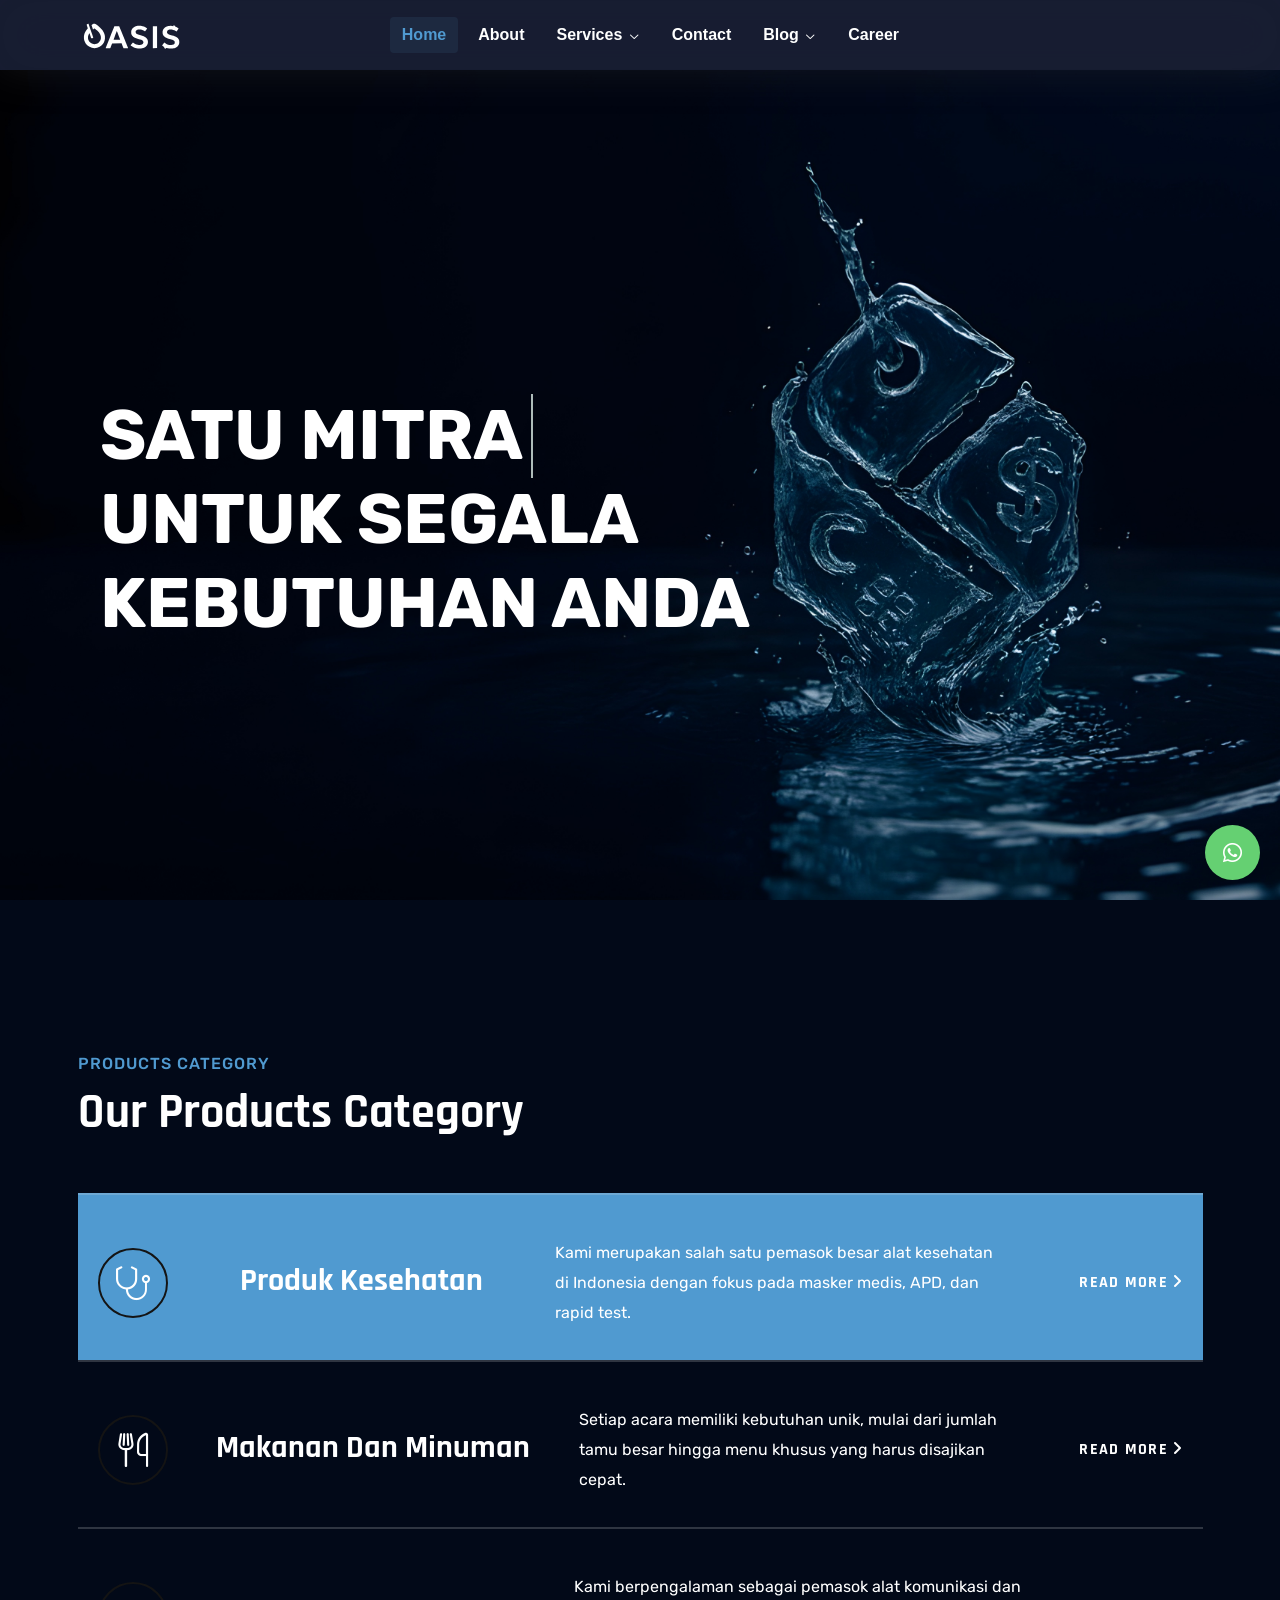
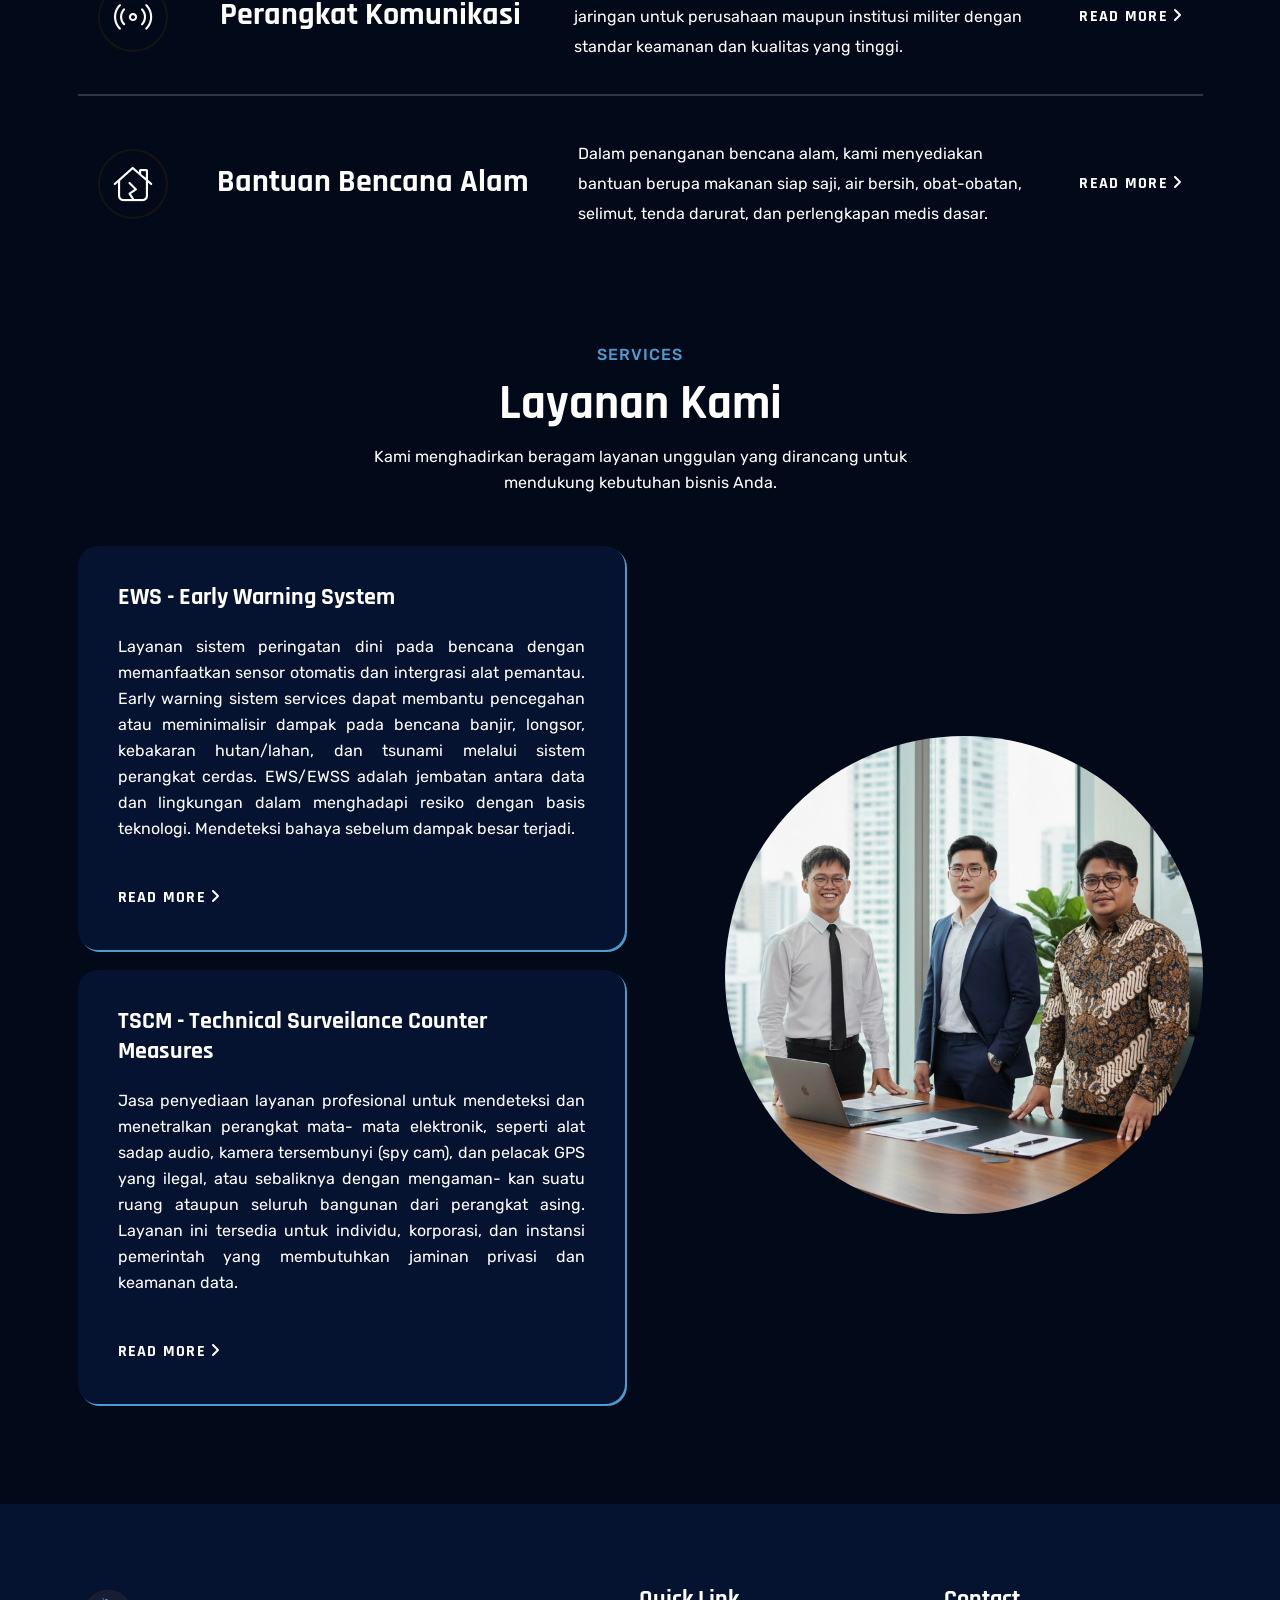
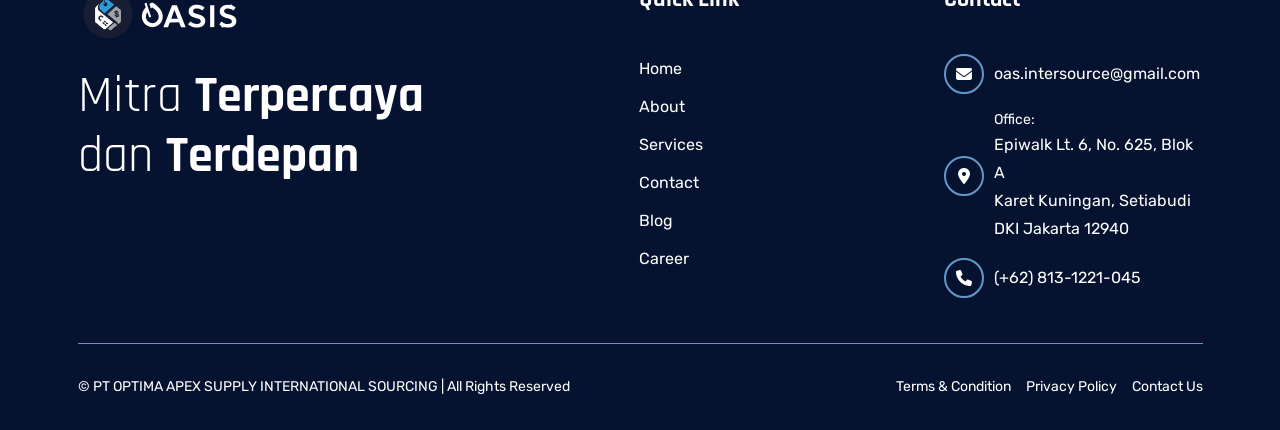
<file: index.html>
<!DOCTYPE html>
<html lang="en">

<head>
    <meta charset="UTF-8">
    <meta name="viewport" content="width=device-width, initial-scale=1.0">
    <meta name="facebook-domain-verification" content="812fl3g4415gw3rto082p6909l1uxu" />
    <title>Optima Apex Supply International Sourcing</title>
    <link rel="icon" type="image/x-icon" href="./custom/logo.png">
    <!-- Bootstrap min css -->
    <link rel="stylesheet" href="assets/css/vendor/fontawesome.css">
    <link rel="stylesheet" href="assets/css/plugins/swiper.css">
    <link rel="stylesheet" href="assets/css/plugins/odometer.css">
    <link rel="stylesheet" href="assets/css/vendor/animate.min.css">
    <link rel="stylesheet" href="assets/css/vendor/bootstrap.min.css">
    <!-- custom css -->
    <link rel="stylesheet" href="assets/css/style.css">
    <link rel="stylesheet" href="./styles.css">
</head>

<body class="spybody color-blue tmp-white-version bg-blue" data-spy="scroll" data-bs-target=".navbar-example2"
    data-offset="150">
    <div class="header flex sticky t-0">
        <div class="tmp-side-collups-area d-block d-xl-none">
            <button class="hamberger-menu humberger_menu_active"><i id="menuBtn"
                    class="fa-light fa-bars humberger-menu"></i></button>
        </div>
        <div class="company-name ml-60"><img src="custom/weblogo.svg" alt="OASIS LOGO" draggable="false"></div>
        <div class="tmp-mainmenu-nav d-none d-xl-block">
            <nav class="navbar-example2 onepagenav">
                <ul class="tmp-mainmenu nav nav-pills">
                    <li class="current"><a class="smoth-animation" href="./index.html">Home</a></li>
                    <li class="nav-item"><a class="smoth-animation" href="./about.html">About</a></li>
                    <li class="has-dropdown"><a class="smoth-animation" href="./services.html">Services
                            <i class="fa-regular fa-chevron-down"></i></a>
                        <ul class="submenu">
                            <li><a class="smooth-animation" href="./services.html#products">Products</a></li>
                            <li><a class="smooth-animation" href="./services.html#ews">EWS</a></li>
                            <li><a class="smooth-animation" href="./services.html#tscm">TSCM</a></li>
                        </ul>
                        </a>
                    </li>
                    <li class="nav-item"><a class="smoth-animation" href="./contact.html">Contact</a></li>
                    <li class="has-dropdown"><a class="smooth-animation" href="./blog.html">Blog
                            <i class="fa-regular fa-chevron-down"></i></a>
                        <ul class="submenu">
                            <li><a class="smooth-animation" href="./blog.html#experiences">Experiences</a></li>
                            <li><a class="smooth-animation" href="./blog.html#gallery">Gallery</a></li>
                            <li><a class="smooth-animation" href="./blog.html#lembaga">Lembaga Resmi</a></li>
                        </ul>
                    </li>
                    <li class="nav-item"><a class="smoth-animation" href="./career.html">Career</a></li>
                </ul>
            </nav>
        </div>
        <img src="./custom/logo.png" class="company-logo mh-40 opacity-0" alt="" srcset="">
    </div>
    <div class="d-block d-xl-none">
        <div class="tmp-popup-mobile-menu">
            <div class="inner">
                <div class="header-top">
                    <div class="logo">
                        <a href="index.html" class="logo-area">
                            <img class="company-logo-menu" src="./custom/logo.png" alt="logo">
                            <div class="company-name"><img src="custom/weblogo.svg" alt="OASIS LOGO" draggable="false"></div>
                        </a>
                    </div>
                    <div class="close-menu">
                        <button class="close-button tmp-round-action-btn">
                            <i class="fa-sharp fa-light fa-xmark"></i>
                        </button>
                    </div>
                </div>

                <ul class="tmp-mainmenu onepagenav-click">
                    <li><a class="smoth-animation" href="./index.html">Home</a></li>
                    <li><a class="smoth-animation" href="./about.html">About</a></li>
                    <li><a class="smoth-animation" href="./services.html">Services/Products</a></li>
                    <li><a class="smoth-animation" href="./contact.html">Contact</a></li>
                    <li><a class="smoth-animation" href="./blog.html">Blog</a></li>
                    <li><a class="smoth-animation" href="./career.html">Career</a></li>
                </ul>
            </div>
        </div>
    </div>
    <div class="content">
        <div class="main main-bg">
            <div class="main-caption white">
                <!-- <div>KAMI ADALAH</div> -->
                <div>SATU
                    <span class="header-caption">
                        <span class="cd-headline clip is-full-width">
                            <span class="cd-words-wrapper">
                                <b class="is-visible theme-gradient">MITRA</b>
                                <b class="is-hidden theme-gradient">JAWABAN</b>
                                <b class="is-hidden theme-gradient">TEMPAT</b>
                                <b class="is-hidden theme-gradient">TUJUAN</b>
                                <b class="is-hidden theme-gradient">PARTNER</b>
                                <b class="is-hidden theme-gradient">SOLUSI</b>
                            </span>
                        </span>
                    </span>
                </div>
                <div>UNTUK SEGALA<br>KEBUTUHAN ANDA</div>
            </div>
        </div>

        <section class="my-skill tmp-section-gapTop">
            <div class="container">
                <div class="section-head text-align-left mb--50">
                    <div class="section-sub-title tmp-scroll-trigger tmp-fade-in animation-order-1">
                        <span class="subtitle">Products Category</span>
                    </div>
                    <h2 class="title split-collab tmp-scroll-trigger tmp-fade-in animation-order-2">Our Products Category</h2>
                </div>
                <div class="services-widget v1">
                    <div class="service-item current tmp-scroll-trigger tmp-fade-in animation-order-1">
                        <div class="my-skill-card">
                            <div class="card-icon">
                                <i class="fa-light fa-stethoscope"></i>
                            </div>
                            <div class="card-title">
                                <h3 class="main-title">Produk Kesehatan</h3>
                            </div>
                            <p class="card-para">Kami merupakan salah satu pemasok besar alat kesehatan di Indonesia
                                dengan fokus pada masker medis, APD, dan rapid test.</p>
                            <a href="./blog.html" class="read-more-btn">Read More <span class="read-more-icon"><i
                                        class="fa-solid fa-angle-right"></i></span></a>
                        </div>
                        <button class="service-link modal-popup"></button>
                    </div>
                    <div class="service-item tmp-scroll-trigger tmp-fade-in animation-order-2">
                        <div class="my-skill-card">
                            <div class="card-icon">
                                <i class="fa-light fa-utensils"></i>
                            </div>
                            <div class="card-title">
                                <h3 class="main-title">Makanan dan Minuman</h3>
                            </div>
                            <p class="card-para">Setiap acara memiliki kebutuhan unik, mulai dari jumlah tamu besar
                                hingga menu khusus yang harus disajikan cepat.</p>
                            <a href="./blog.html" class="read-more-btn">Read More <span class="read-more-icon"><i
                                        class="fa-solid fa-angle-right"></i></span></a>
                        </div>
                        <button class="service-link modal-popup"></button>
                    </div>
                    <div class="service-item tmp-scroll-trigger tmp-fade-in animation-order-3">
                        <div class="my-skill-card">
                            <div class="card-icon">
                                <i class="fa-light fa-signal-stream"></i>
                            </div>
                            <div class="card-title">
                                <h3 class="main-title">Perangkat Komunikasi</h3>
                            </div>
                            <p class="card-para">Kami berpengalaman sebagai pemasok alat komunikasi dan jaringan untuk
                                perusahaan maupun institusi militer dengan standar keamanan dan kualitas yang tinggi.
                            </p>
                            <a href="./blog.html" class="read-more-btn">Read More <span class="read-more-icon"><i
                                        class="fa-solid fa-angle-right"></i></span></a>
                        </div>
                        <button class="service-link modal-popup"></button>
                    </div>
                    <div class="service-item tmp-scroll-trigger tmp-fade-in animation-order-4">
                        <div class="my-skill-card">
                            <div class="card-icon">
                                <i class="fa-light fa-house-chimney-crack"></i>
                            </div>
                            <div class="card-title">
                                <h3 class="main-title">Bantuan Bencana Alam</h3>
                            </div>
                            <p class="card-para">Dalam penanganan bencana alam, kami menyediakan bantuan berupa makanan
                                siap saji, air bersih, obat-obatan, selimut, tenda darurat, dan perlengkapan medis
                                dasar.</p>
                            <a href="./blog.html" class="read-more-btn">Read More <span class="read-more-icon"><i
                                        class="fa-solid fa-angle-right"></i></span></a>
                        </div>
                        <button class="service-link modal-popup"></button>
                    </div>
                    <div class="active-bg wow fadeInUp mleave"></div>
                </div>
            </div>
        </section>

        <section class="latest-service-area tmp-section-gapTop pb--100">
            <div class="container">
                <div class="section-head mb--50">
                    <div class="section-sub-title center-title tmp-scroll-trigger tmp-fade-in animation-order-1">
                        <span class="subtitle">Services</span>
                    </div>
                    <h2 class="title split-collab tmp-scroll-trigger tmp-fade-in animation-order-2">Layanan Kami
                    </h2>
                    <p class="description section-sm tmp-scroll-trigger tmp-fade-in animation-order-3"> Kami
                        menghadirkan beragam layanan unggulan yang dirancang untuk mendukung kebutuhan bisnis Anda. </p>
                </div>
                <div class="row">
                    <div class="col-lg-6">
                        <div class="service-card-v2 tmponhover tmp-scroll-trigger tmp-fade-in animation-order-1">
                            <h2 class="service-card-num">EWS - Early Warning System</h2>
                            <p class="service-para ex-para">Layanan sistem peringatan dini pada bencana
                                dengan memanfaatkan sensor otomatis dan
                                intergrasi alat pemantau.
                                Early warning sistem services dapat membantu
                                pencegahan atau meminimalisir dampak pada
                                bencana banjir, longsor, kebakaran hutan/lahan,
                                dan tsunami melalui sistem perangkat cerdas.
                                EWS/EWSS adalah jembatan antara data dan
                                lingkungan dalam menghadapi resiko dengan
                                basis teknologi. Mendeteksi bahaya sebelum
                                dampak besar terjadi.</p>
                            <a href="./services.html#ews" class="read-more-btn">Read More <span
                                    class="read-more-icon"><i class="fa-solid fa-angle-right"></i></span></a>
                        </div>
                        <div class="service-card-v2 tmponhover tmp-scroll-trigger tmp-fade-in animation-order-2">
                            <h2 class="service-card-num">TSCM - Technical Surveilance
                                Counter Measures</h2>
                            <p class="service-para ex-para">Jasa penyediaan layanan profesional untuk
                                mendeteksi dan menetralkan perangkat mata-
                                mata elektronik, seperti alat sadap audio,
                                kamera tersembunyi (spy cam), dan pelacak GPS
                                yang ilegal, atau sebaliknya dengan mengaman-
                                kan suatu ruang ataupun seluruh bangunan dari
                                perangkat asing.
                                Layanan ini tersedia untuk individu, korporasi, dan
                                instansi pemerintah yang membutuhkan jaminan
                                privasi dan keamanan data.</p>
                            <a href="./services.html#tscm" class="read-more-btn">Read More <span
                                    class="read-more-icon"><i class="fa-solid fa-angle-right"></i></span></a>
                        </div>
                    </div>
                    <div class="col-lg-6 flex">
                        <div class="service-card-user-image align-items-center">
                            <img class="tmp-scroll-trigger tmp-zoom-in animation-order-1 rounded-circle"
                                src="custom/founder.jpeg" alt="latest-user-image">
                        </div>
                    </div>
                </div>
            </div>
        </section>
    </div>

    <footer class="footer-area footer-style-one-wrapper bg-color-footer bg_images tmp-section-gap d-none d-xl-block">
        <div class="container mb-5">
            <div class="footer-main footer-style-one">
                <div class="row g-5">
                    <div class="col-lg-5 col-md-6">
                        <div class="single-footer-wrapper border-right mr--20">
                            <div class="logo">
                                <a class="flex align-items-center" href="index.html">
                                    <img class="company-logo" src="custom/logo.png" alt="Oasis">

                                    <div class="company-name"><img src="custom/weblogo.svg" alt="OASIS LOGO" draggable="false"></div>
                                </a>
                            </div>
                            <p class="description">Mitra <span>Terpercaya</span> dan <span>Terdepan</span></p>
                        </div>
                    </div>
                    <div class="col-lg-4 col-md-6">
                        <div class="single-footer-wrapper quick-link-wrap">
                            <h5 class="ft-title">Quick Link</h5>
                            <ul class="ft-link tmp-link-animation">
                                <li><a class="smoth-animation" href="./index.html">Home</a></li>
                                <li><a class="smoth-animation" href="./about.html">About</a></li>
                                <li><a class="smoth-animation" href="./services.html">Services</a></li>
                                <li><a class="smoth-animation" href="./contact.html">Contact</a></li>
                                <li><a class="smoth-animation" href="./blog.html">Blog</a></li>
                                <li><a class="smoth-animation" href="./career.html">Career</a></li>
                            </ul>
                        </div>
                    </div>
                    <div class="col-lg-3 col-md-6">
                        <div class="single-footer-wrapper contact-wrap">
                            <h5 class="ft-title">Contact </h5>
                            <ul class="ft-link tmp-link-animation">
                                <li><span class="ft-icon"><i class="fa-solid fa-envelope"></i></span><a
                                        href="&#x6D;&#x61;&#x69;&#x6C;&#x74;&#x6F;&#x3A;&#x6F;&#x61;&#x73;&#x2E;&#x69;&#x6E;&#x74;&#x65;&#x72;&#x73;&#x6F;&#x75;&#x72;&#x63;&#x65;&#x40;&#x67;&#x6D;&#x61;&#x69;&#x6C;&#x2E;&#x63;&#x6F;&#x6D;">&#111;&#97;&#115;&#46;&#105;&#110;&#116;&#101;&#114;&#115;&#111;&#117;&#114;&#99;&#101;&#64;&#103;&#109;&#97;&#105;&#108;&#46;&#99;&#111;&#109;</a></li>
                                <li><span class="ft-icon"><i class="fa-solid fa-location-dot"></i></span>
                                    <div class="ft-link-wrap">
                                        <h4 class="link-title">Office:</h4>
                                        <div>Epiwalk Lt. 6, No. 625, Blok A <br>Karet Kuningan, Setiabudi<br>DKI
                                            Jakarta 12940</div>
                                    </div>
                                </li>
                                <li><span class="ft-icon"><i class="fa-solid fa-phone"></i></span><a>&#40;&#43;&#54;&#50;&#41;&#32;&#56;&#49;&#51;&#45;&#49;&#50;&#50;&#49;&#45;&#48;&#52;&#53;</a></li>
                            </ul>

                        </div>
                    </div>
                </div>
            </div>
        </div>
    </footer>
    <div class="copyright-area-one">
        <div class="container">
            <div>
                <div class="col-lg-12">
                    <div class="main-wrapper">
                        <p class="copy-right-para tmp-link-animation"> © <a target="_blank">PT OPTIMA APEX SUPPLY
                                INTERNATIONAL SOURCING</a>
                             | All Rights Reserved
                        </p>
                        <ul class="tmp-link-animation">
                            <li><a href="#">Terms & Condition</a></li>
                            <li><a href="#">Privacy Policy</a></li>
                            <li><a href="./contact.html">Contact Us</a></li>
                        </ul>
                    </div>
                </div>
            </div>
        </div>
    </div>

    <div class="ready-chatting-option tmp-ready-chat">
        <input type="checkbox" id="click">
        <label for="click">
            <i class="fab fa-whatsapp"></i>
            <i class="fas fa-times"></i>
        </label>
        <div class="wrapper">
            <div id="whatsapp-header">Hubungi Kami</div>
            <a class="whatsapp-contact"
                href="&#x68;&#x74;&#x74;&#x70;&#x73;&#x3A;&#x2F;&#x2F;&#x77;&#x61;&#x2E;&#x6D;&#x65;&#x2F;&#x36;&#x32;&#x38;&#x31;&#x33;&#x31;&#x32;&#x32;&#x31;&#x30;&#x34;&#x35;&#x3F;&#x74;&#x65;&#x78;&#x74;&#x3D;&#x48;&#x61;&#x6C;&#x6F;&#x25;&#x32;&#x30;&#x6B;&#x61;&#x6B;&#x25;&#x32;&#x43;&#x25;&#x32;&#x30;&#x61;&#x6B;&#x75;&#x25;&#x32;&#x30;&#x69;&#x6E;&#x67;&#x69;&#x6E;&#x25;&#x32;&#x30;&#x6D;&#x65;&#x6C;&#x61;&#x6B;&#x75;&#x6B;&#x61;&#x6E;&#x25;&#x32;&#x30;&#x70;&#x65;&#x6D;&#x65;&#x73;&#x61;&#x6E;&#x61;&#x6E;&#x2E;&#x25;&#x32;&#x30;&#x41;&#x70;&#x61;&#x6B;&#x61;&#x68;&#x25;&#x32;&#x30;&#x61;&#x6B;&#x75;&#x25;&#x32;&#x30;&#x62;&#x6F;&#x6C;&#x65;&#x68;&#x25;&#x32;&#x30;&#x6C;&#x69;&#x68;&#x61;&#x74;&#x25;&#x32;&#x30;&#x6B;&#x61;&#x74;&#x61;&#x6C;&#x6F;&#x67;&#x6E;&#x79;&#x61;&#x25;&#x33;&#x46;">
                <div class="whatsapp-contact-name">Ricky (Admin) &#43;&#54;&#50;&#45;&#56;&#49;&#51;&#45;&#49;&#50;&#50;&#49;&#45;&#48;&#52;&#53;</div>
            </a>
        </div>
    </div>

    <div class="scrollToTop" style="display: block;">
        <div class="arrowUp">
            <i class="fa-light fa-arrow-up"></i>
        </div>
        <div class="water" style="transform: translate(0px, 87%);">
            <svg viewBox="0 0 560 20" class="water_wave water_wave_back">
                <use xlink:href="#wave"></use>
            </svg>
            <svg viewBox="0 0 560 20" class="water_wave water_wave_front">
                <use xlink:href="#wave"></use>
            </svg>
            <svg version="1.1" xmlns="http://www.w3.org/2000/svg" xmlns:xlink="http://www.w3.org/1999/xlink"
                viewBox="0 0 560 20" style="display: none;">
                <symbol id="wave">
                    <path
                        d="M420,20c21.5-0.4,38.8-2.5,51.1-4.5c13.4-2.2,26.5-5.2,27.3-5.4C514,6.5,518,4.7,528.5,2.7c7.1-1.3,17.9-2.8,31.5-2.7c0,0,0,0,0,0v20H420z"
                        fill="#"></path>
                    <path
                        d="M420,20c-21.5-0.4-38.8-2.5-51.1-4.5c-13.4-2.2-26.5-5.2-27.3-5.4C326,6.5,322,4.7,311.5,2.7C304.3,1.4,293.6-0.1,280,0c0,0,0,0,0,0v20H420z"
                        fill="#"></path>
                    <path
                        d="M140,20c21.5-0.4,38.8-2.5,51.1-4.5c13.4-2.2,26.5-5.2,27.3-5.4C234,6.5,238,4.7,248.5,2.7c7.1-1.3,17.9-2.8,31.5-2.7c0,0,0,0,0,0v20H140z"
                        fill="#"></path>
                    <path
                        d="M140,20c-21.5-0.4-38.8-2.5-51.1-4.5c-13.4-2.2-26.5-5.2-27.3-5.4C46,6.5,42,4.7,31.5,2.7C24.3,1.4,13.6-0.1,0,0c0,0,0,0,0,0l0,20H140z"
                        fill="#"></path>
                </symbol>
            </svg>

        </div>
    </div>

    <script src="assets/js/vendor/jquery.js"></script>
    <script src="assets/js/vendor/jquery-ui.min.js"></script>
    <script src="assets/js/vendor/waypoints.min.js"></script>

    <script src="assets/js/plugins/odometer.js"></script>
    <script src="assets/js/vendor/appear.js"></script>


    <script src="assets/js/vendor/jquery-one-page-nav.js"></script>
    <script src="assets/js/plugins/swiper.js"></script>

    <script src="assets/js/plugins/gsap.js"></script>
    <script src="assets/js/plugins/splittext.js"></script>
    <script src="assets/js/plugins/scrolltigger.js"></script>
    <script src="assets/js/plugins/scrolltoplugins.js"></script>
    <script src="assets/js/plugins/smoothscroll.js"></script>
    <!-- bootstrap Js-->
    <script src="assets/js/vendor/bootstrap.min.js"></script>
    <script src="assets/js/vendor/waw.js"></script>
    <script src="assets/js/plugins/isotop.js"></script>
    <script src="assets/js/plugins/animation.js"></script>
    <script src="assets/js/plugins/contact.form.js"></script>
    <script src="assets/js/vendor/backtop.js"></script>
    <script src="assets/js/plugins/text-type.js"></script>
    <!-- custom Js -->
    <script src="assets/js/main.js"></script>
</body>

</html>
</file>
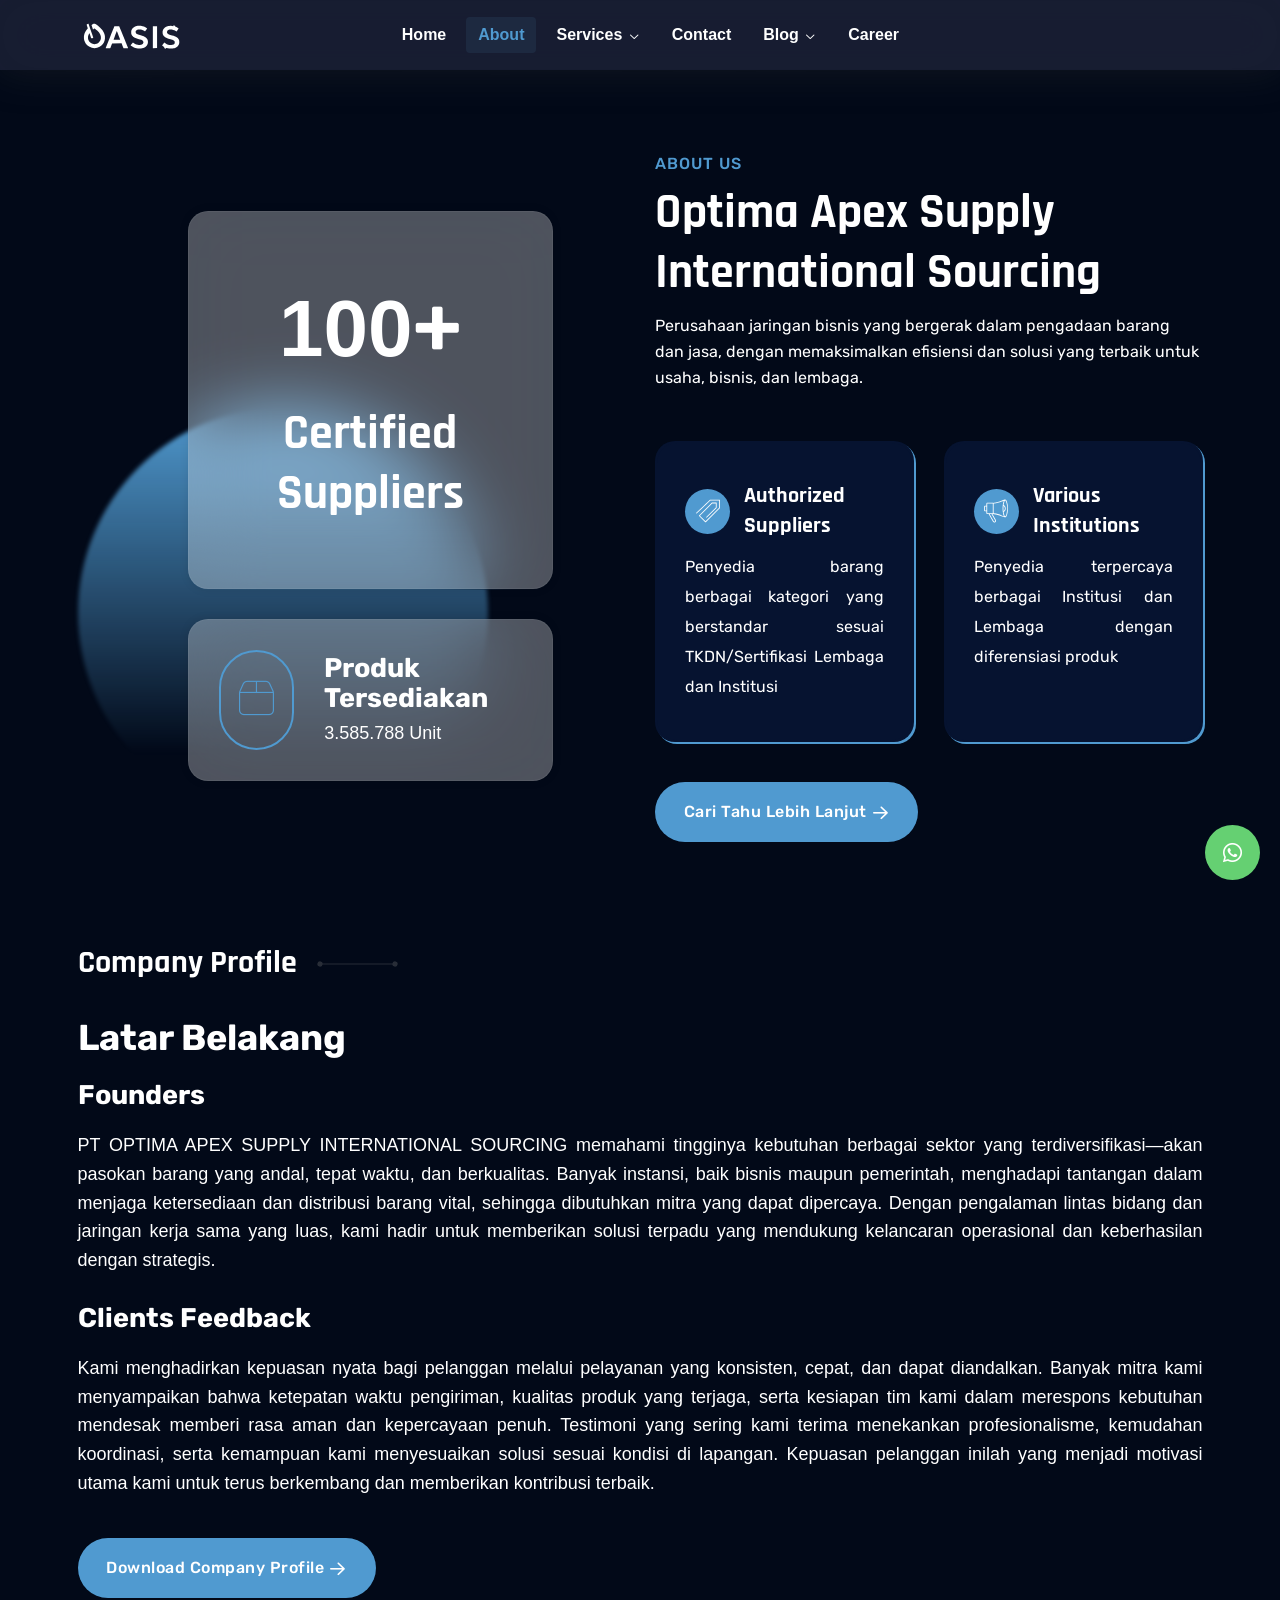
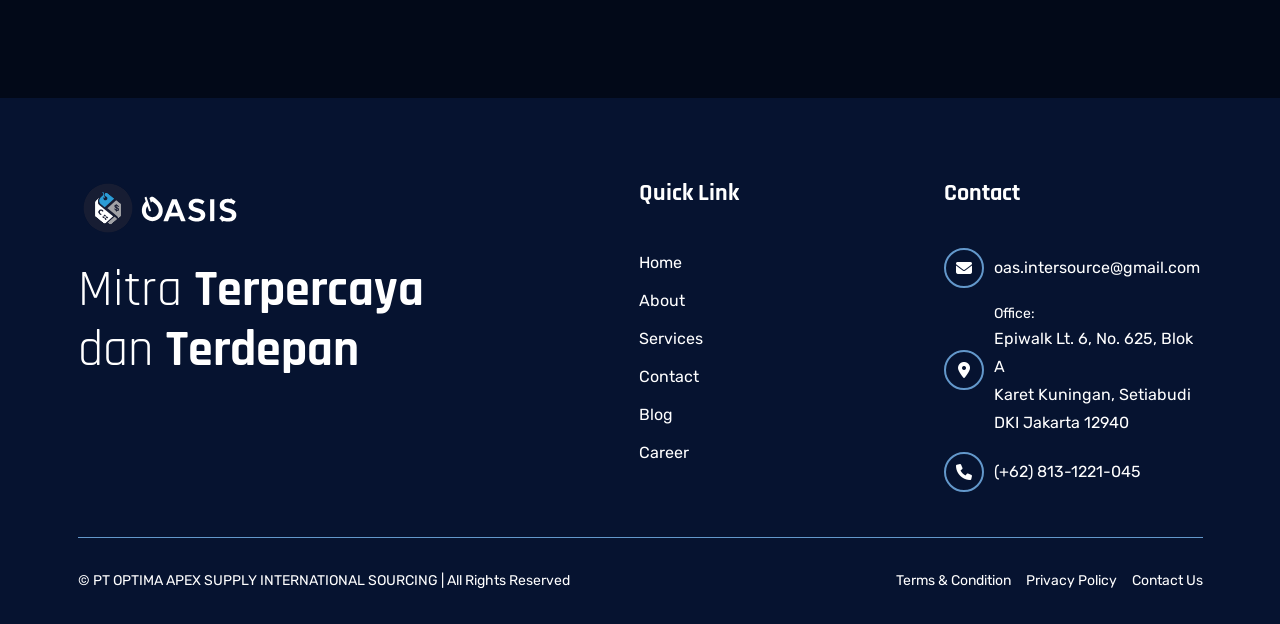
<file: about.html>
<!DOCTYPE html>
<html lang="en">

<head>
    <meta charset="UTF-8">
    <meta name="viewport" content="width=device-width, initial-scale=1.0">
    <meta name="facebook-domain-verification" content="812fl3g4415gw3rto082p6909l1uxu" />
    <title>Optima Apex Supply International Sourcing</title>
    <link rel="icon" type="image/x-icon" href="./custom/logo.png">
    <!-- Bootstrap min css -->
    <link rel="stylesheet" href="assets/css/vendor/fontawesome.css">
    <link rel="stylesheet" href="assets/css/plugins/swiper.css">
    <link rel="stylesheet" href="assets/css/plugins/odometer.css">
    <link rel="stylesheet" href="assets/css/vendor/animate.min.css">
    <link rel="stylesheet" href="assets/css/vendor/bootstrap.min.css">
    <!-- custom css -->
    <link rel="stylesheet" href="assets/css/style.css">
    <link rel="stylesheet" href="./styles.css">
</head>

<body class="spybody color-blue tmp-white-version bg-blue" data-spy="scroll" data-bs-target=".navbar-example2"
    data-offset="150">
    <div class="header flex sticky t-0">
        <div class="tmp-side-collups-area d-block d-xl-none">
            <button class="hamberger-menu humberger_menu_active"><i id="menuBtn"
                    class="fa-light fa-bars humberger-menu"></i></button>
        </div>
        <div class="company-name ml-60"><img src="custom/weblogo.svg" alt="OASIS LOGO" draggable="false"></div>
        <div class="tmp-mainmenu-nav d-none d-xl-block">
            <nav class="navbar-example2 onepagenav">
                <ul class="tmp-mainmenu nav nav-pills">
                    <li class="nav-item"><a class="smoth-animation" href="./index.html">Home</a></li>
                    <li class="current"><a class="smoth-animation" href="./about.html">About</a></li>
                    <li class="has-dropdown"><a class="smoth-animation" href="./services.html">Services
                            <i class="fa-regular fa-chevron-down"></i></a>
                        <ul class="submenu">
                            <li><a class="smooth-animation" href="./services.html#products">Products</a></li>
                            <li><a class="smooth-animation" href="./services.html#ews">EWS</a></li>
                            <li><a class="smooth-animation" href="./services.html#tscm">TSCM</a></li>
                        </ul>
                        </a>
                    </li>
                    <li class="nav-item"><a class="smoth-animation" href="./contact.html">Contact</a></li>
                    <li class="has-dropdown"><a class="smooth-animation" href="./blog.html">Blog
                            <i class="fa-regular fa-chevron-down"></i></a>
                        <ul class="submenu">
                            <li><a class="smooth-animation" href="./blog.html#experiences">Experiences</a></li>
                            <li><a class="smooth-animation" href="./blog.html#gallery">Gallery</a></li>
                            <li><a class="smooth-animation" href="./blog.html#lembaga">Lembaga Resmi</a></li>
                        </ul>
                    </li>
                    <li class="nav-item"><a class="smoth-animation" href="./career.html">Career</a></li>
                </ul>
            </nav>
        </div>
        <img src="./custom/logo.png" class="company-logo mh-40 opacity-0" alt="" srcset="">
    </div>
    <div class="d-block d-xl-none">
        <div class="tmp-popup-mobile-menu">
            <div class="inner">
                <div class="header-top">
                    <div class="logo">
                        <a href="index.html" class="logo-area">
                            <img class="company-logo-menu" src="./custom/logo.png" alt="logo">
                            <div class="company-name"><img src="custom/weblogo.svg" alt="OASIS LOGO" draggable="false">
                            </div>
                        </a>
                    </div>
                    <div class="close-menu">
                        <button class="close-button tmp-round-action-btn">
                            <i class="fa-sharp fa-light fa-xmark"></i>
                        </button>
                    </div>
                </div>

                <ul class="tmp-mainmenu onepagenav-click">
                    <li><a class="smoth-animation" href="./index.html">Home</a></li>
                    <li><a class="smoth-animation" href="./about.html">About</a></li>
                    <li><a class="smoth-animation" href="./services.html">Services/Products</a></li>
                    <li><a class="smoth-animation" href="./contact.html">Contact</a></li>
                    <li><a class="smoth-animation" href="./blog.html">Blog</a></li>
                    <li><a class="smoth-animation" href="./career.html">Career</a></li>
                </ul>
            </div>
        </div>
    </div>
    <div class="content pb-10">
        <div class="">
            <section class="about-us-area tmp-section-gapTop" id="about">
                <div class="container">
                    <div class="row align-items-center">
                        <div class="col-lg-6">
                            <div class="about-us-left-content-wrap bg-vactor-one">
                                <div class="years-of-experience-card tmp-scroll-trigger tmp-fade-in animation-order-1">
                                    <h2 class="counter card-title"><span class="odometer" data-count="100">00</span>+
                                    </h2>
                                    <p class="card-para">Certified Suppliers</p>
                                </div>
                                <div class="design-card tmp-scroll-trigger tmp-fade-in animation-order-2">
                                    <div class="design-card-img">
                                        <div class="icon"><i class="fa-sharp fa-thin fa-box"></i></div>
                                    </div>
                                    <div class="card-info">
                                        <h3 class="card-title">Produk Tersediakan</h3>
                                        <p class="card-para">3.585.788 Unit</p>
                                    </div>
                                </div>
                            </div>
                        </div>
                        <div class="col-lg-6">
                            <div class="about-us-right-content-wrap">
                                <div class="section-head text-align-left mb--50">
                                    <div class="section-sub-title tmp-scroll-trigger tmp-fade-in animation-order-1">
                                        <span class="subtitle">About Us</span>
                                    </div>
                                    <h2 class="title split-collab tmp-scroll-trigger tmp-fade-in animation-order-2">
                                        Optima Apex Supply International Sourcing</h2>
                                    <p class="description tmp-scroll-trigger tmp-fade-in animation-order-3">Perusahaan
                                        jaringan bisnis yang bergerak dalam pengadaan barang dan jasa, dengan
                                        memaksimalkan
                                        efisiensi dan solusi yang terbaik untuk usaha, bisnis, dan lembaga.
                                    </p>
                                </div>
                                <div class="about-us-section-card row g-5">

                                    <div class="col-lg-6 col-md-6 col-sm-6 col-12">
                                        <div
                                            class="about-us-card tmponhover tmp-scroll-trigger tmp-fade-in animation-order-4">
                                            <div class="card-head">
                                                <div class="logo-img">
                                                    <img src="assets/images/about/logo-1.svg" alt="logo">
                                                </div>
                                                <h3 class="card-title">Authorized Suppliers</h3>
                                            </div>
                                            <p class="card-para">Penyedia barang berbagai kategori yang berstandar
                                                sesuai TKDN/Sertifikasi Lembaga dan Institusi
                                            </p>
                                        </div>
                                    </div>

                                    <div class="col-lg-6 col-md-6 col-sm-6 col-12">
                                        <div
                                            class="about-us-card tmponhover tmp-scroll-trigger tmp-fade-in animation-order-5">
                                            <div class="card-head">
                                                <div class="logo-img">
                                                    <img src="assets/images/about/logo-2.svg" alt="logo">
                                                </div>
                                                <h3 class="card-title">Various Institutions</h3>
                                            </div>
                                            <p class="card-para">Penyedia terpercaya berbagai Institusi dan Lembaga
                                                dengan diferensiasi produk
                                            </p>
                                        </div>
                                    </div>

                                </div>
                                <div class="about-btn mt--40 tmp-scroll-trigger tmp-fade-in animation-order-6">
                                    <a class="tmp-btn hover-icon-reverse radius-round" href="about.html">
                                        <span class="icon-reverse-wrapper">
                                            <label for="click" class="btn-text">Cari tahu lebih lanjut</label>
                                            <span class="btn-icon"><i
                                                    class="fa-sharp fa-regular fa-arrow-right"></i></span>
                                            <span class="btn-icon"><i
                                                    class="fa-sharp fa-regular fa-arrow-right"></i></span>
                                        </span>
                                    </a>
                                </div>
                            </div>
                        </div>
                    </div>
                </div>
            </section>
        </div>
        <div class="container mt-10">
            <h2 class="custom-title mb-32 tmp-scroll-trigger tmp-fade-in animation-order-1">Company Profile<span><img
                        src="assets/images/custom-line/custom-line.png" alt="custom-line"></span></h2>
            <div class="experience-content tmp-scroll-trigger tmp-fade-in animation-order-1">
                <h2 class="ex-name">Latar Belakang</h2>
                <h3 class="ex-title">Founders</h3>
                <p class="ex-para">PT OPTIMA APEX SUPPLY INTERNATIONAL SOURCING memahami tingginya kebutuhan berbagai
                    sektor yang terdiversifikasi—akan pasokan barang yang andal, tepat waktu, dan berkualitas. Banyak
                    instansi, baik bisnis maupun pemerintah, menghadapi tantangan dalam menjaga ketersediaan dan
                    distribusi barang vital, sehingga dibutuhkan mitra yang dapat dipercaya. Dengan pengalaman lintas
                    bidang dan jaringan kerja sama yang luas, kami hadir untuk memberikan solusi terpadu yang mendukung
                    kelancaran operasional dan keberhasilan dengan strategis.
                </p>
            </div>
            <br>
            <div class="experience-content tmp-scroll-trigger tmp-fade-in animation-order-2">
                <h3 class="ex-title">Clients Feedback</h3>
                <p class="ex-para">Kami menghadirkan kepuasan nyata bagi pelanggan melalui pelayanan yang konsisten,
                    cepat, dan dapat diandalkan. Banyak mitra kami menyampaikan bahwa ketepatan waktu pengiriman,
                    kualitas produk yang terjaga, serta kesiapan tim kami dalam merespons kebutuhan mendesak memberi
                    rasa aman dan kepercayaan penuh. Testimoni yang sering kami terima menekankan profesionalisme,
                    kemudahan koordinasi, serta kemampuan kami menyesuaikan solusi sesuai kondisi di lapangan. Kepuasan
                    pelanggan inilah yang menjadi motivasi utama kami untuk terus berkembang dan memberikan kontribusi
                    terbaik.</p>
            </div>
            <div class="about-btn mt--40 tmp-scroll-trigger tmp-fade-in animation-order-3">
                <button id="downloadCompanyProfile" class="tmp-btn hover-icon-reverse radius-round w-auto">
                    <span class="icon-reverse-wrapper">
                        <label class="btn-text">Download Company Profile</label>
                        <span class="btn-icon"><i class="fa-sharp fa-regular fa-arrow-right"></i></span>
                        <span class="btn-icon"><i class="fa-sharp fa-regular fa-arrow-right"></i></span>
                    </span>
                </button>
            </div>
        </div>
    </div>

    <footer class="footer-area footer-style-one-wrapper bg-color-footer bg_images tmp-section-gap d-none d-xl-block">
        <div class="container mb-5">
            <div class="footer-main footer-style-one">
                <div class="row g-5">
                    <div class="col-lg-5 col-md-6">
                        <div class="single-footer-wrapper border-right mr--20">
                            <div class="logo">
                                <a class="flex align-items-center" href="index.html">
                                    <img class="company-logo" src="custom/logo.png" alt="Oasis">

                                    <div class="company-name"><img src="custom/weblogo.svg" alt="OASIS LOGO"
                                            draggable="false"></div>
                                </a>
                            </div>
                            <p class="description">Mitra <span>Terpercaya</span> dan <span>Terdepan</span></p>
                        </div>
                    </div>
                    <div class="col-lg-4 col-md-6">
                        <div class="single-footer-wrapper quick-link-wrap">
                            <h5 class="ft-title">Quick Link</h5>
                            <ul class="ft-link tmp-link-animation">
                                <li><a class="smoth-animation" href="./index.html">Home</a></li>
                                <li><a class="smoth-animation" href="./about.html">About</a></li>
                                <li><a class="smoth-animation" href="./services.html">Services</a></li>
                                <li><a class="smoth-animation" href="./contact.html">Contact</a></li>
                                <li><a class="smoth-animation" href="./blog.html">Blog</a></li>
                                <li><a class="smoth-animation" href="./career.html">Career</a></li>
                            </ul>
                        </div>
                    </div>
                    <div class="col-lg-3 col-md-6">
                        <div class="single-footer-wrapper contact-wrap">
                            <h5 class="ft-title">Contact </h5>
                            <ul class="ft-link tmp-link-animation">
                                <li><span class="ft-icon"><i class="fa-solid fa-envelope"></i></span><a
                                        href="&#x6D;&#x61;&#x69;&#x6C;&#x74;&#x6F;&#x3A;&#x6F;&#x61;&#x73;&#x2E;&#x69;&#x6E;&#x74;&#x65;&#x72;&#x73;&#x6F;&#x75;&#x72;&#x63;&#x65;&#x40;&#x67;&#x6D;&#x61;&#x69;&#x6C;&#x2E;&#x63;&#x6F;&#x6D;">&#111;&#97;&#115;&#46;&#105;&#110;&#116;&#101;&#114;&#115;&#111;&#117;&#114;&#99;&#101;&#64;&#103;&#109;&#97;&#105;&#108;&#46;&#99;&#111;&#109;</a></li>
                                <li><span class="ft-icon"><i class="fa-solid fa-location-dot"></i></span>
                                    <div class="ft-link-wrap">
                                        <h4 class="link-title">Office:</h4>
                                        <div>Epiwalk Lt. 6, No. 625, Blok A <br>Karet Kuningan, Setiabudi<br>DKI
                                            Jakarta 12940</div>
                                    </div>
                                </li>
                                <li><span class="ft-icon"><i class="fa-solid fa-phone"></i></span><a>&#40;&#43;&#54;&#50;&#41;&#32;&#56;&#49;&#51;&#45;&#49;&#50;&#50;&#49;&#45;&#48;&#52;&#53;</a></li>
                            </ul>

                        </div>
                    </div>
                </div>
            </div>
        </div>
    </footer>
    <div class="copyright-area-one">
        <div class="container">
            <div>
                <div class="col-lg-12">
                    <div class="main-wrapper">
                        <p class="copy-right-para tmp-link-animation"> © <a target="_blank">PT OPTIMA APEX SUPPLY
                                INTERNATIONAL SOURCING</a>
                            | All Rights Reserved
                        </p>
                        <ul class="tmp-link-animation">
                            <li><a href="#">Terms & Condition</a></li>
                            <li><a href="#">Privacy Policy</a></li>
                            <li><a href="./contact.html">Contact Us</a></li>
                        </ul>
                    </div>
                </div>
            </div>
        </div>
    </div>

    <div class="ready-chatting-option tmp-ready-chat">
        <input type="checkbox" id="click">
        <label for="click">
            <i class="fab fa-whatsapp"></i>
            <i class="fas fa-times"></i>
        </label>
        <div class="wrapper">
            <div id="whatsapp-header">Hubungi Kami</div>
            <a class="whatsapp-contact"
                href="&#x68;&#x74;&#x74;&#x70;&#x73;&#x3A;&#x2F;&#x2F;&#x77;&#x61;&#x2E;&#x6D;&#x65;&#x2F;&#x36;&#x32;&#x38;&#x31;&#x33;&#x31;&#x32;&#x32;&#x31;&#x30;&#x34;&#x35;&#x3F;&#x74;&#x65;&#x78;&#x74;&#x3D;&#x48;&#x61;&#x6C;&#x6F;&#x25;&#x32;&#x30;&#x6B;&#x61;&#x6B;&#x25;&#x32;&#x43;&#x25;&#x32;&#x30;&#x61;&#x6B;&#x75;&#x25;&#x32;&#x30;&#x69;&#x6E;&#x67;&#x69;&#x6E;&#x25;&#x32;&#x30;&#x6D;&#x65;&#x6C;&#x61;&#x6B;&#x75;&#x6B;&#x61;&#x6E;&#x25;&#x32;&#x30;&#x70;&#x65;&#x6D;&#x65;&#x73;&#x61;&#x6E;&#x61;&#x6E;&#x2E;&#x25;&#x32;&#x30;&#x41;&#x70;&#x61;&#x6B;&#x61;&#x68;&#x25;&#x32;&#x30;&#x61;&#x6B;&#x75;&#x25;&#x32;&#x30;&#x62;&#x6F;&#x6C;&#x65;&#x68;&#x25;&#x32;&#x30;&#x6C;&#x69;&#x68;&#x61;&#x74;&#x25;&#x32;&#x30;&#x6B;&#x61;&#x74;&#x61;&#x6C;&#x6F;&#x67;&#x6E;&#x79;&#x61;&#x25;&#x33;&#x46;">
                <div class="whatsapp-contact-name">Ricky (Admin) &#43;&#54;&#50;&#45;&#56;&#49;&#51;&#45;&#49;&#50;&#50;&#49;&#45;&#48;&#52;&#53;</div>
            </a>
        </div>
    </div>

    <div class="scrollToTop" style="display: block;">
        <div class="arrowUp">
            <i class="fa-light fa-arrow-up"></i>
        </div>
        <div class="water" style="transform: translate(0px, 87%);">
            <svg viewBox="0 0 560 20" class="water_wave water_wave_back">
                <use xlink:href="#wave"></use>
            </svg>
            <svg viewBox="0 0 560 20" class="water_wave water_wave_front">
                <use xlink:href="#wave"></use>
            </svg>
            <svg version="1.1" xmlns="http://www.w3.org/2000/svg" xmlns:xlink="http://www.w3.org/1999/xlink"
                viewBox="0 0 560 20" style="display: none;">
                <symbol id="wave">
                    <path
                        d="M420,20c21.5-0.4,38.8-2.5,51.1-4.5c13.4-2.2,26.5-5.2,27.3-5.4C514,6.5,518,4.7,528.5,2.7c7.1-1.3,17.9-2.8,31.5-2.7c0,0,0,0,0,0v20H420z"
                        fill="#"></path>
                    <path
                        d="M420,20c-21.5-0.4-38.8-2.5-51.1-4.5c-13.4-2.2-26.5-5.2-27.3-5.4C326,6.5,322,4.7,311.5,2.7C304.3,1.4,293.6-0.1,280,0c0,0,0,0,0,0v20H420z"
                        fill="#"></path>
                    <path
                        d="M140,20c21.5-0.4,38.8-2.5,51.1-4.5c13.4-2.2,26.5-5.2,27.3-5.4C234,6.5,238,4.7,248.5,2.7c7.1-1.3,17.9-2.8,31.5-2.7c0,0,0,0,0,0v20H140z"
                        fill="#"></path>
                    <path
                        d="M140,20c-21.5-0.4-38.8-2.5-51.1-4.5c-13.4-2.2-26.5-5.2-27.3-5.4C46,6.5,42,4.7,31.5,2.7C24.3,1.4,13.6-0.1,0,0c0,0,0,0,0,0l0,20H140z"
                        fill="#"></path>
                </symbol>
            </svg>

        </div>
    </div>

    <script src="assets/js/vendor/jquery.js"></script>
    <script src="assets/js/vendor/jquery-ui.min.js"></script>
    <script src="assets/js/vendor/waypoints.min.js"></script>

    <script src="assets/js/plugins/odometer.js"></script>
    <script src="assets/js/vendor/appear.js"></script>


    <script src="assets/js/vendor/jquery-one-page-nav.js"></script>
    <script src="assets/js/plugins/swiper.js"></script>

    <script src="assets/js/plugins/gsap.js"></script>
    <script src="assets/js/plugins/splittext.js"></script>
    <script src="assets/js/plugins/scrolltigger.js"></script>
    <script src="assets/js/plugins/scrolltoplugins.js"></script>
    <script src="assets/js/plugins/smoothscroll.js"></script>
    <!-- bootstrap Js-->
    <script src="assets/js/vendor/bootstrap.min.js"></script>
    <script src="assets/js/vendor/waw.js"></script>
    <script src="assets/js/plugins/isotop.js"></script>
    <script src="assets/js/plugins/animation.js"></script>
    <script src="assets/js/plugins/contact.form.js"></script>
    <script src="assets/js/vendor/backtop.js"></script>
    <script src="assets/js/plugins/text-type.js"></script>
    <!-- custom Js -->
    <script src="assets/js/main.js"></script>

    <script>
        document.getElementById('downloadCompanyProfile').addEventListener('click', async () => {
            const response = await fetch('custom/OAS - Company Profile.pdf');
            const blob = await response.blob();
            const url = URL.createObjectURL(blob);
            const a = document.createElement('a');
            a.href = url;
            a.download = 'OAS - Company Profile.pdf';
            a.click();
            URL.revokeObjectURL(url);
        });
    </script>
</body>

</html>
</file>
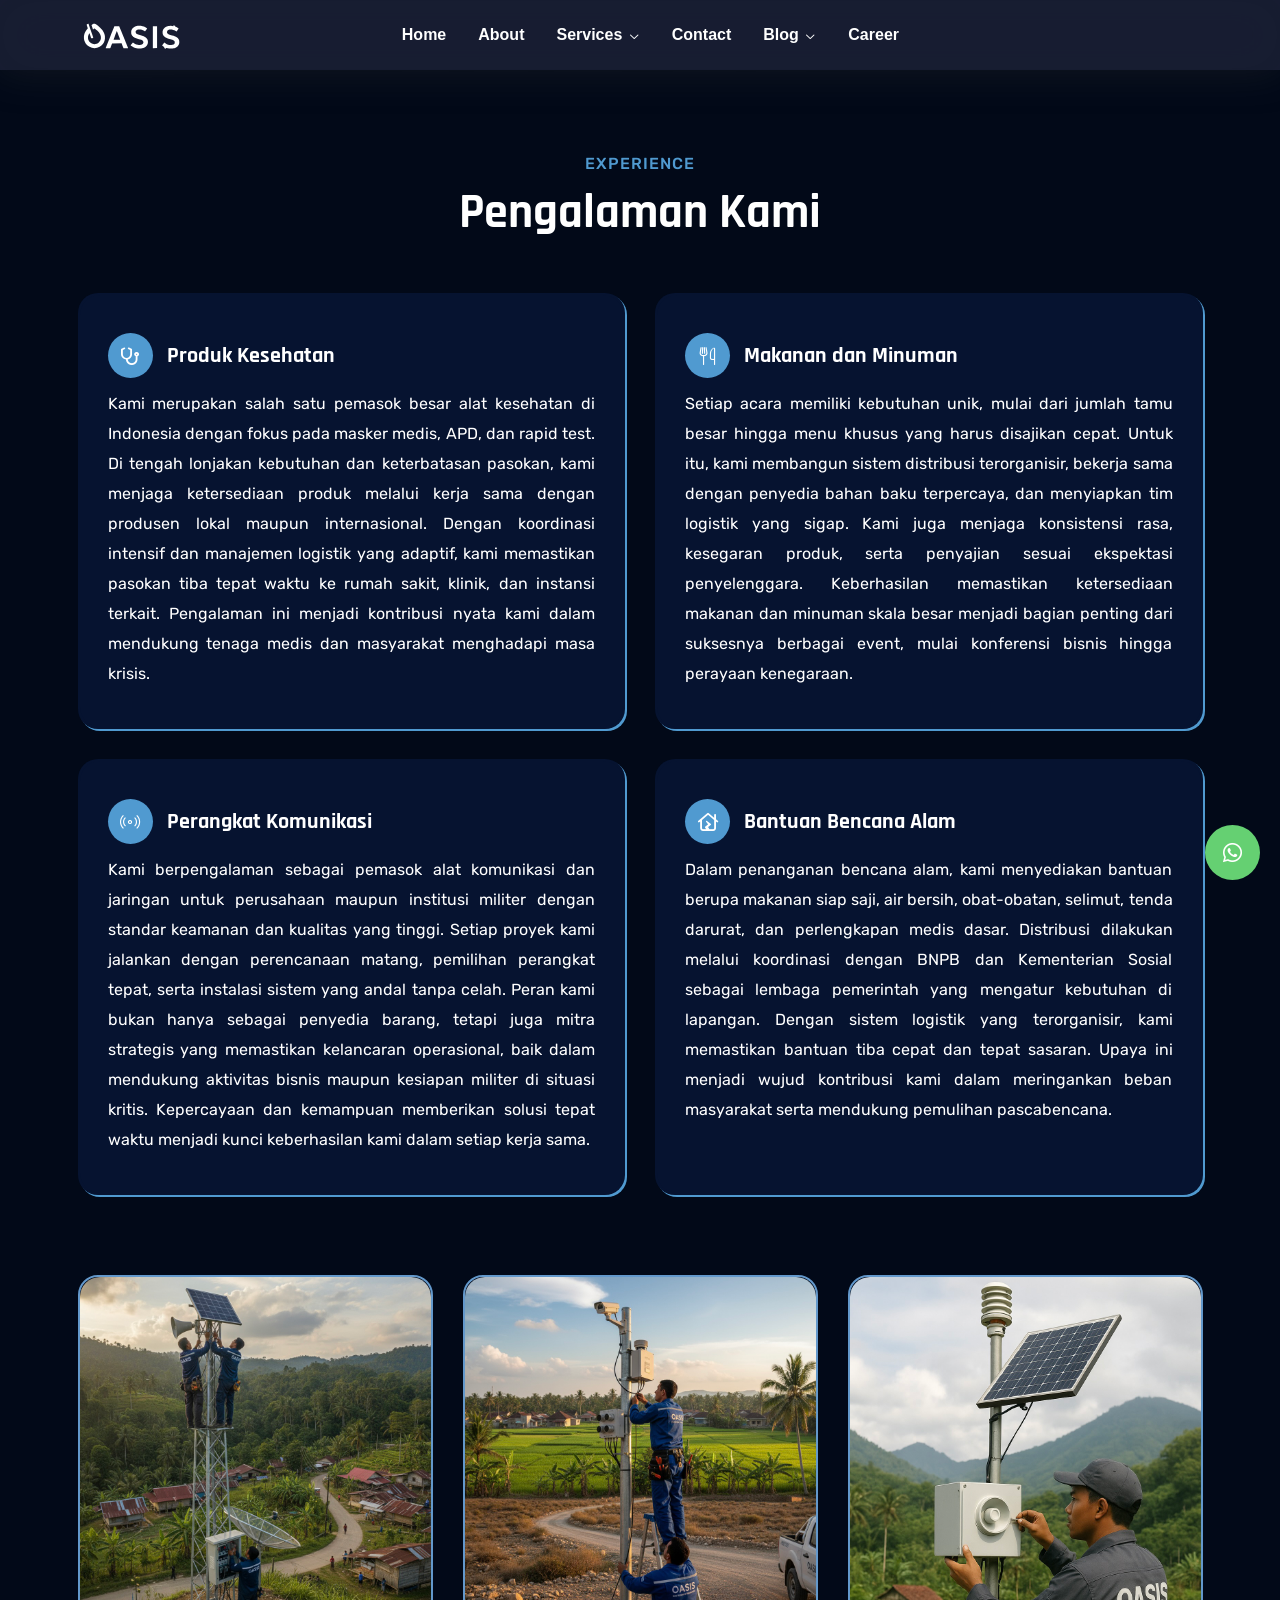
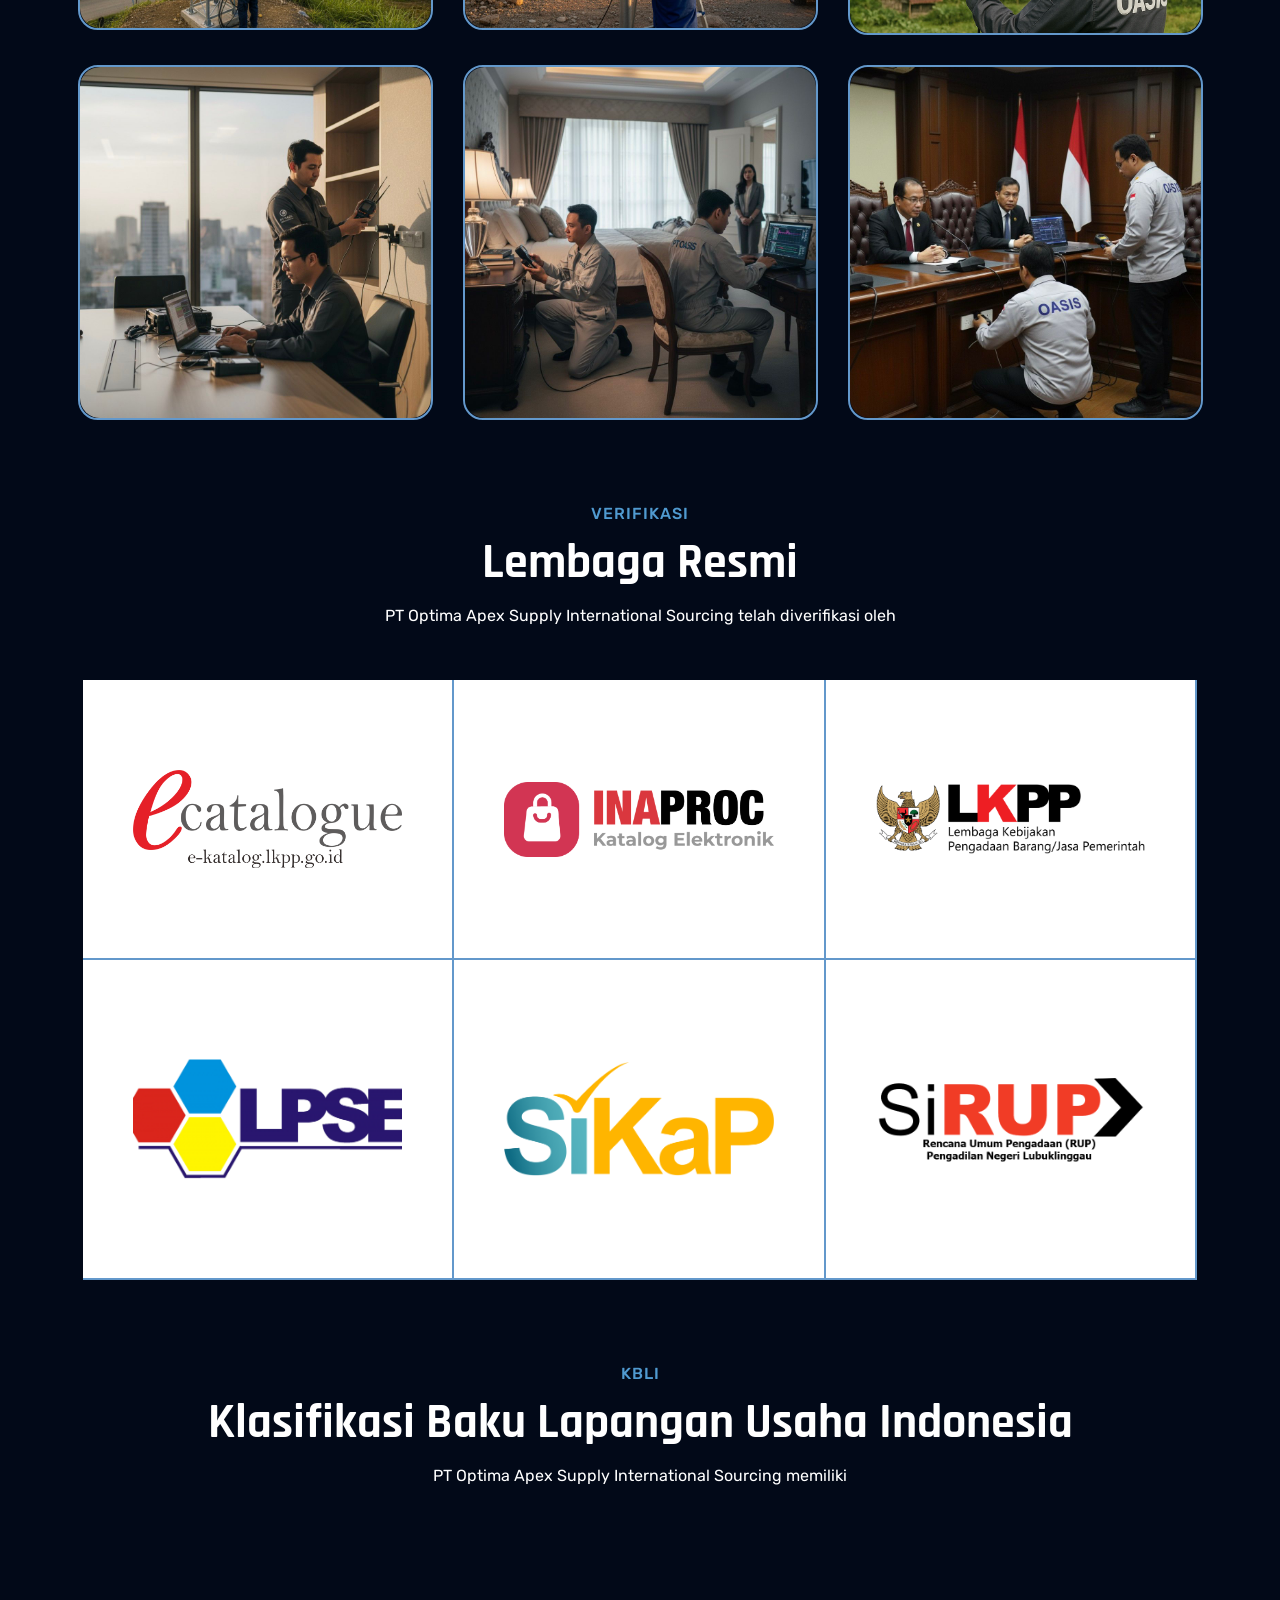
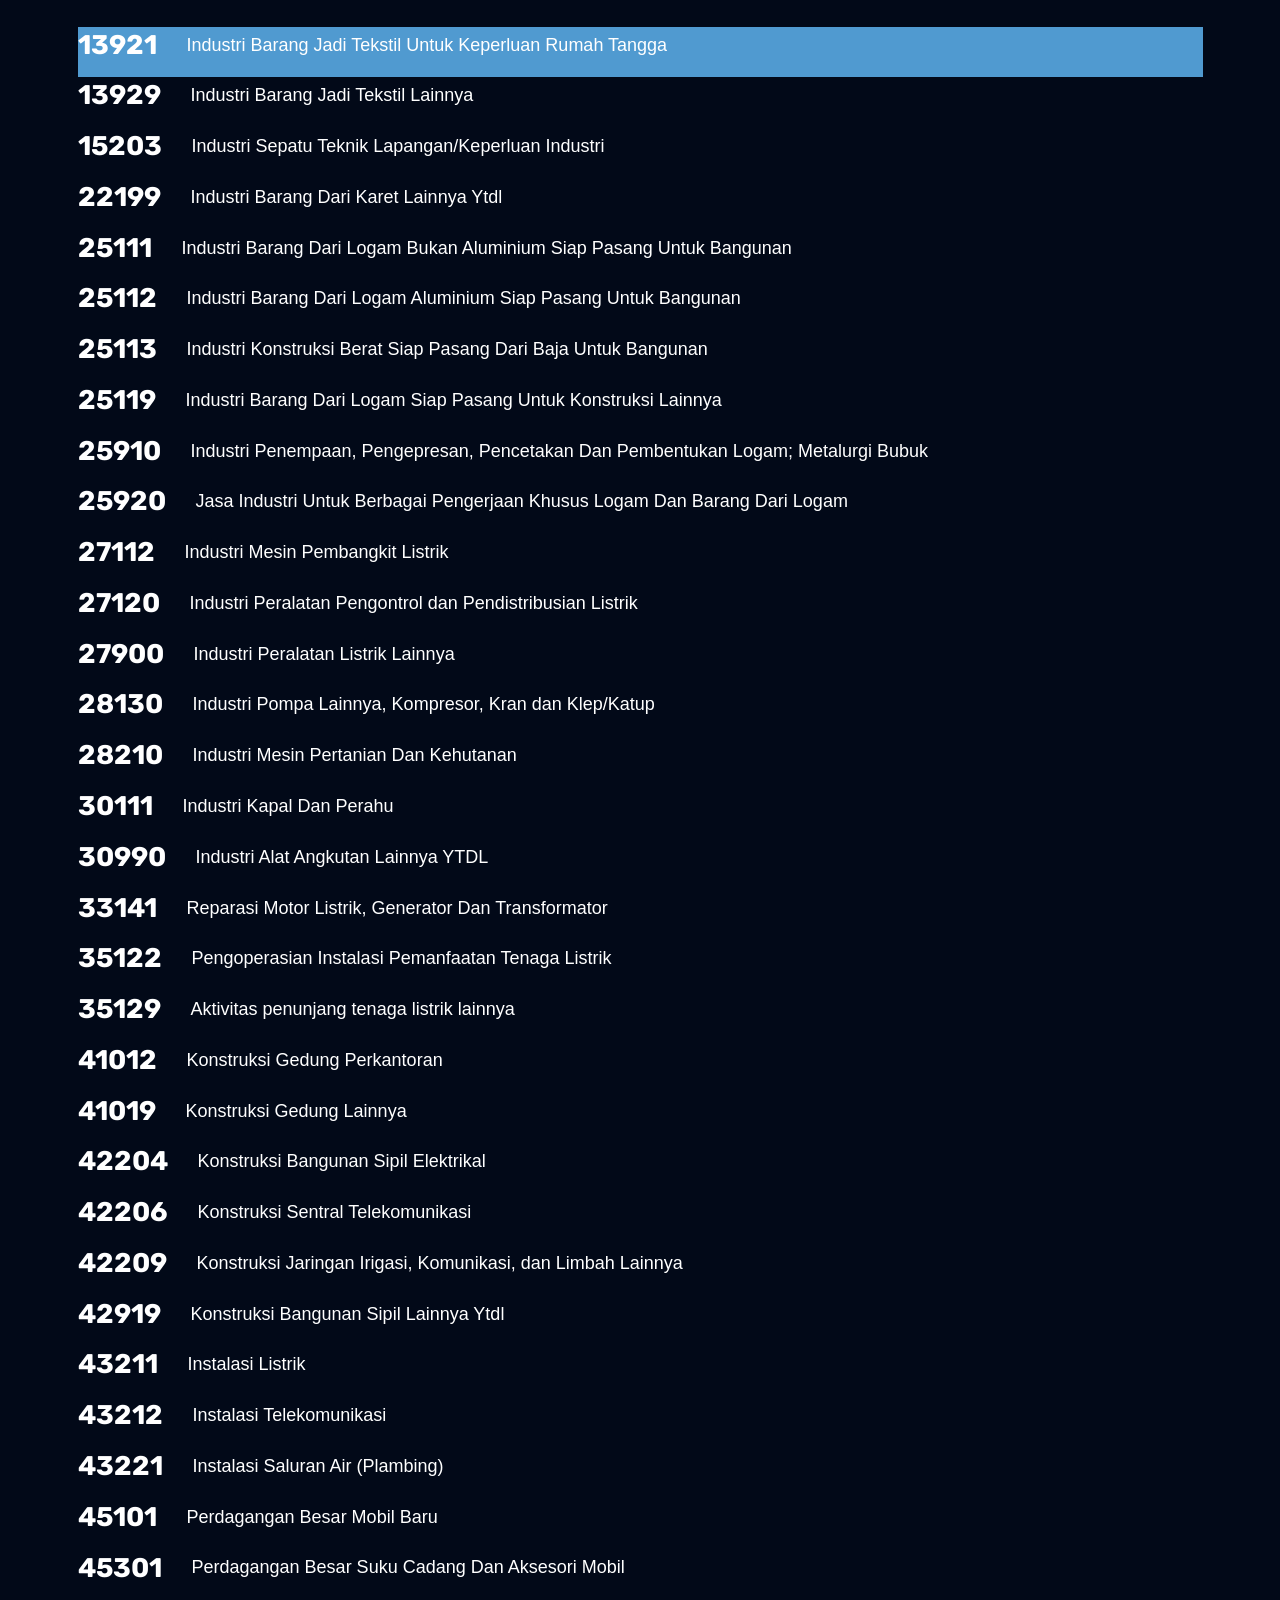
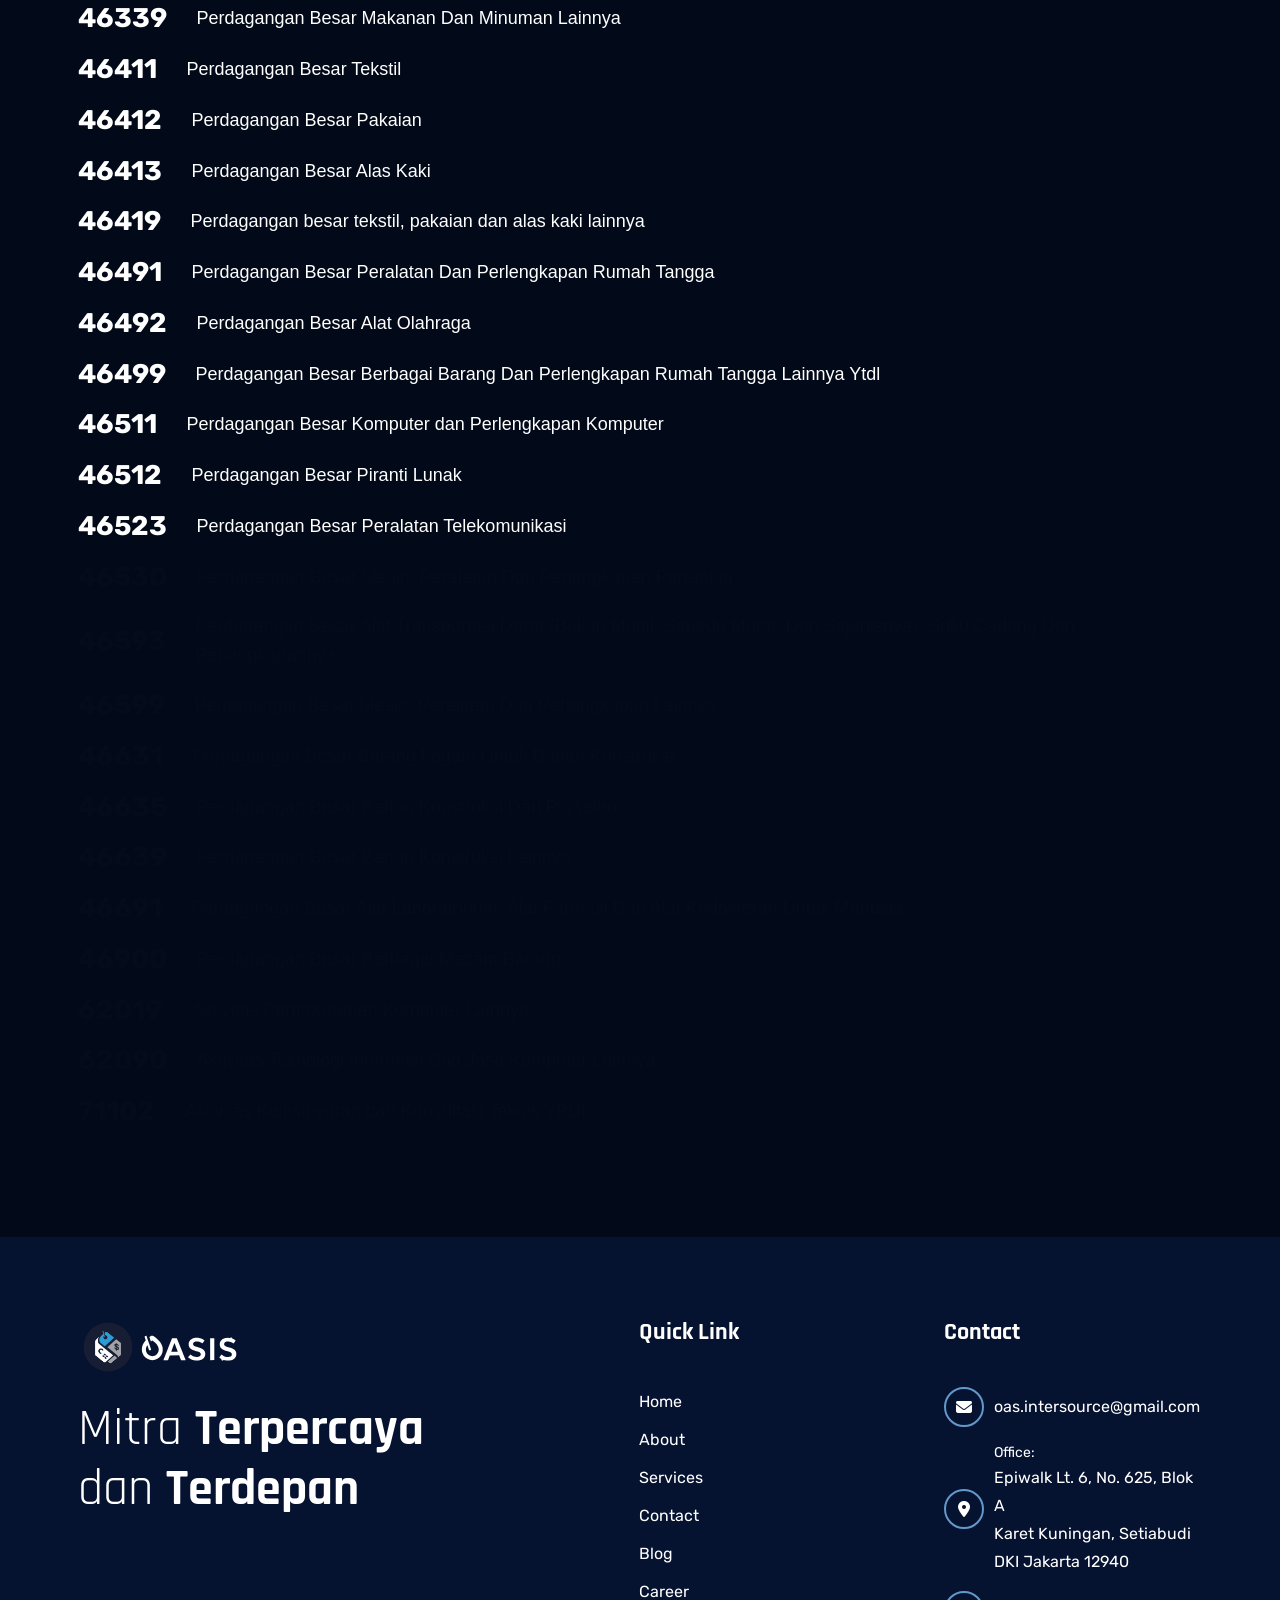
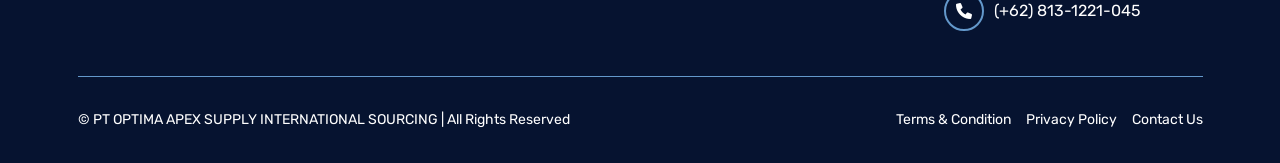
<file: blog.html>
<!DOCTYPE html>
<html lang="en">

<head>
    <meta charset="UTF-8">
    <meta name="viewport" content="width=device-width, initial-scale=1.0">
    <meta name="facebook-domain-verification" content="812fl3g4415gw3rto082p6909l1uxu" />
    <title>Optima Apex Supply International Sourcing</title>
    <link rel="icon" type="image/x-icon" href="./custom/logo.png">
    <!-- Bootstrap min css -->
    <link rel="stylesheet" href="assets/css/vendor/fontawesome.css">
    <link rel="stylesheet" href="assets/css/plugins/swiper.css">
    <link rel="stylesheet" href="assets/css/plugins/odometer.css">
    <link rel="stylesheet" href="assets/css/vendor/animate.min.css">
    <link rel="stylesheet" href="assets/css/vendor/bootstrap.min.css">
    <!-- custom css -->
    <link rel="stylesheet" href="assets/css/style.css">
    <link rel="stylesheet" href="./styles.css">
</head>

<body class="spybody color-blue tmp-white-version bg-blue" data-spy="scroll" data-bs-target=".navbar-example2"
    data-offset="150">
    <div class="header flex sticky t-0">
        <div class="tmp-side-collups-area d-block d-xl-none">
            <button class="hamberger-menu humberger_menu_active"><i id="menuBtn"
                    class="fa-light fa-bars humberger-menu"></i></button>
        </div>
        <div class="company-name ml-60"><img src="custom/weblogo.svg" alt="OASIS LOGO" draggable="false"></div>
        <div class="tmp-mainmenu-nav d-none d-xl-block">
            <nav class="navbar-example2 onepagenav">
                <ul class="tmp-mainmenu nav nav-pills">
                    <li class="nav-item"><a class="smoth-animation" href="./index.html">Home</a></li>
                    <li class="nav-item"><a class="smoth-animation" href="./about.html">About</a></li>
                    <li class="has-dropdown"><a class="smoth-animation" href="./services.html">Services
                            <i class="fa-regular fa-chevron-down"></i></a>
                        <ul class="submenu">
                            <li><a class="smooth-animation" href="./services.html#products">Products</a></li>
                            <li><a class="smooth-animation" href="./services.html#ews">EWS</a></li>
                            <li><a class="smooth-animation" href="./services.html#tscm">TSCM</a></li>
                        </ul>
                        </a>
                    </li>
                    <li class="nav-item"><a class="smoth-animation" href="./contact.html">Contact</a></li>
                    <li class="has-dropdown"><a class="smooth-animation" href="./blog.html">Blog
                            <i class="fa-regular fa-chevron-down"></i></a>
                        <ul class="submenu">
                            <li><a class="smooth-animation" href="./blog.html#experiences">Experiences</a></li>
                            <li><a class="smooth-animation" href="./blog.html#gallery">Gallery</a></li>
                            <li><a class="smooth-animation" href="./blog.html#lembaga">Lembaga Resmi</a></li>
                        </ul>
                    </li>
                    <li class="nav-item"><a class="smoth-animation" href="./career.html">Career</a></li>
                </ul>
            </nav>
        </div>
        <img src="./custom/logo.png" class="company-logo mh-40 opacity-0" alt="" srcset="">
    </div>
    <div class="d-block d-xl-none">
        <div class="tmp-popup-mobile-menu">
            <div class="inner">
                <div class="header-top">
                    <div class="logo">
                        <a href="index.html" class="logo-area">
                            <img class="company-logo-menu" src="./custom/logo.png" alt="logo">
                            <div class="company-name"><img src="custom/weblogo.svg" alt="OASIS LOGO" draggable="false">
                            </div>
                        </a>
                    </div>
                    <div class="close-menu">
                        <button class="close-button tmp-round-action-btn">
                            <i class="fa-sharp fa-light fa-xmark"></i>
                        </button>
                    </div>
                </div>

                <ul class="tmp-mainmenu onepagenav-click">
                    <li><a class="smoth-animation" href="./index.html">Home</a></li>
                    <li><a class="smoth-animation" href="./about.html">About</a></li>
                    <li><a class="smoth-animation" href="./services.html">Services/Products</a></li>
                    <li><a class="smoth-animation" href="./contact.html">Contact</a></li>
                    <li><a class="smoth-animation" href="./blog.html">Blog</a></li>
                    <li><a class="smoth-animation" href="./career.html">Career</a></li>
                </ul>
            </div>
        </div>
    </div>
    <div class="content pb-10">
        <div class="tmp-service-area tmp-section-gapBottom" id="experiences">
            <div class="container">
                <div class="row">
                    <div class="col-lg-12">
                        <div class="section-head mb--50">
                            <div
                                class="section-sub-title center-title tmp-scroll-trigger tmp-fade-in animation-order-1">
                                <span class="subtitle">Experience</span>
                            </div>
                            <h2 class="title split-collab tmp-scroll-trigger tmp-fade-in animation-order-2">
                                Pengalaman
                                Kami
                            </h2>
                        </div>
                    </div>
                </div>
                <div class="about-us-section-card row g-5">
                    <div class="col-lg-6 col-md-6 col-sm-6 col-12">
                        <div class="about-us-card tmp-scroll-trigger tmponhover tmp-fade-in animation-order-4"
                            style="--x: 153px; --y: 11px;">
                            <div class="card-head">
                                <div class="logo-img">
                                    <i class="fa-regular fa-stethoscope"></i>
                                </div>
                                <h3 class="card-title">Produk Kesehatan</h3>
                            </div>
                            <p class="card-para">Kami merupakan salah satu pemasok besar alat kesehatan di Indonesia
                                dengan fokus pada masker medis, APD, dan rapid test. Di tengah lonjakan kebutuhan
                                dan
                                keterbatasan pasokan, kami menjaga ketersediaan produk melalui kerja sama dengan
                                produsen lokal maupun internasional. Dengan koordinasi intensif dan manajemen
                                logistik
                                yang adaptif, kami memastikan pasokan tiba tepat waktu ke rumah sakit, klinik, dan
                                instansi terkait. Pengalaman ini menjadi kontribusi nyata kami dalam mendukung
                                tenaga
                                medis dan masyarakat menghadapi masa krisis.
                            </p>
                        </div>
                    </div>
                    <div class="col-lg-6 col-md-6 col-sm-6 col-12">
                        <div class="about-us-card tmp-scroll-trigger tmponhover tmp-fade-in animation-order-5"
                            style="--x: 193px; --y: 152px;">
                            <div class="card-head">
                                <div class="logo-img">
                                    <i class="fa-light fa-utensils"></i>
                                </div>
                                <h3 class="card-title">Makanan dan Minuman</h3>
                            </div>
                            <p class="card-para">Setiap acara memiliki kebutuhan unik, mulai dari jumlah tamu besar
                                hingga menu khusus
                                yang harus disajikan cepat. Untuk itu, kami membangun sistem distribusi
                                terorganisir,
                                bekerja sama dengan penyedia bahan baku terpercaya, dan menyiapkan tim logistik yang
                                sigap. Kami juga menjaga konsistensi rasa, kesegaran produk, serta penyajian sesuai
                                ekspektasi penyelenggara. Keberhasilan memastikan ketersediaan makanan dan minuman
                                skala
                                besar menjadi bagian penting dari suksesnya berbagai event, mulai konferensi bisnis
                                hingga perayaan kenegaraan.
                            </p>
                        </div>
                    </div>
                    <div class="col-lg-6 col-md-6 col-sm-6 col-12">
                        <div class="about-us-card tmp-scroll-trigger tmponhover tmp-fade-in animation-order-4"
                            style="--x: 339px; --y: -1px;">
                            <div class="card-head">
                                <div class="logo-img">
                                    <i class="fa-light fa-signal-stream"></i>
                                </div>
                                <h3 class="card-title">Perangkat Komunikasi</h3>
                            </div>
                            <p class="card-para">Kami berpengalaman sebagai pemasok alat komunikasi dan jaringan
                                untuk
                                perusahaan maupun institusi militer dengan standar keamanan dan kualitas yang
                                tinggi.
                                Setiap proyek kami jalankan dengan perencanaan matang, pemilihan perangkat tepat,
                                serta
                                instalasi sistem yang andal tanpa celah. Peran kami bukan hanya sebagai penyedia
                                barang,
                                tetapi juga mitra strategis yang memastikan kelancaran operasional, baik dalam
                                mendukung
                                aktivitas bisnis maupun kesiapan militer di situasi kritis. Kepercayaan dan
                                kemampuan
                                memberikan solusi tepat waktu menjadi kunci keberhasilan kami dalam setiap kerja
                                sama.
                            </p>
                        </div>
                    </div>
                    <div class="col-lg-6 col-md-6 col-sm-6 col-12">
                        <div class="about-us-card tmp-scroll-trigger tmponhover tmp-fade-in animation-order-5"
                            style="--x: 15px; --y: 61px;">
                            <div class="card-head">
                                <div class="logo-img">
                                    <i class="fa-regular fa-house-chimney-crack"></i>
                                </div>
                                <h3 class="card-title">Bantuan Bencana Alam</h3>
                            </div>
                            <p class="card-para">Dalam penanganan bencana alam, kami menyediakan bantuan berupa
                                makanan
                                siap saji, air bersih, obat-obatan, selimut, tenda darurat, dan perlengkapan medis
                                dasar. Distribusi dilakukan melalui koordinasi dengan BNPB dan Kementerian Sosial
                                sebagai lembaga pemerintah yang mengatur kebutuhan di lapangan. Dengan sistem
                                logistik
                                yang terorganisir, kami memastikan bantuan tiba cepat dan tepat sasaran. Upaya ini
                                menjadi wujud kontribusi kami dalam meringankan beban masyarakat serta mendukung
                                pemulihan pascabencana.
                            </p>
                        </div>
                    </div>
                </div>
            </div>
        </div>
        <div class="blog-classic-area-wrapper tmp-section-gap" id="gallery">
            <div class="container">
                <div class="row">
                    <div class="col-lg-4 col-md-6 col-sm-6">
                        <div
                            class="blog-card h-auto tmp-hover-link image-box-hover tmp-scroll-trigger tmp-fade-in animation-order-1">
                            <div class="img-box">
                                <a>
                                    <img class="w-100" src="custom/solar-panel.jpeg" alt="Blog Thumbnail">
                                </a>
                            </div>
                        </div>
                    </div>
                    <div class="col-lg-4 col-md-6 col-sm-6">
                        <div
                            class="blog-card h-auto tmp-hover-link image-box-hover tmp-scroll-trigger tmp-fade-in animation-order-2">
                            <div class="img-box">
                                <a>
                                    <img class="w-100" src="custom/cctv.jpeg" alt="Blog Thumbnail">
                                </a>
                            </div>
                        </div>
                    </div>
                    <div class="col-lg-4 col-md-6 col-sm-6">
                        <div
                            class="blog-card h-auto tmp-hover-link image-box-hover tmp-scroll-trigger tmp-fade-in animation-order-3">
                            <div class="img-box">
                                <a>
                                    <img class="w-100" src="custom/ews.jpeg" alt="Blog Thumbnail">
                                </a>
                            </div>
                        </div>
                    </div>


                    <div class="col-lg-4 col-md-6 col-sm-6">
                        <div
                            class="blog-card h-auto tmp-hover-link image-box-hover tmp-scroll-trigger tmp-fade-in animation-order-4">
                            <div class="img-box">
                                <a>
                                    <img class="w-100" src="custom/monitoring.jpeg" alt="Blog Thumbnail">
                                </a>
                            </div>
                        </div>
                    </div>
                    <div class="col-lg-4 col-md-6 col-sm-6">
                        <div
                            class="blog-card h-auto tmp-hover-link image-box-hover tmp-scroll-trigger tmp-fade-in animation-order-5">
                            <div class="img-box">
                                <a>
                                    <img class="w-100" src="custom/bedroom-inspection.jpeg" alt="Blog Thumbnail">
                                </a>
                            </div>
                        </div>
                    </div>
                    <div class="col-lg-4 col-md-6 col-sm-6">
                        <div
                            class="blog-card h-auto tmp-hover-link image-box-hover tmp-scroll-trigger tmp-fade-in animation-order-6">
                            <div class="img-box">
                                <a>
                                    <img class="w-100" src="custom/judging.jpeg" alt="Blog Thumbnail">
                                </a>
                            </div>
                        </div>
                    </div>
                </div>
            </div>
        </div>

        <div class="section-title-brand-area tmp-section-gapTop" id="lembaga">
            <div class="container">
                <div class="row">
                    <div class="col-lg-12">
                        <div class="section-head mb--50">
                            <div
                                class="section-sub-title center-title tmp-scroll-trigger tmp-fade-in animation-order-1">
                                <span class="subtitle">Verifikasi</span>
                            </div>
                            <h2 class="title split-collab tmp-scroll-trigger tmp-fade-in animation-order-2">Lembaga
                                Resmi
                            </h2>
                            <p class="description section-sm tmp-scroll-trigger tmp-fade-in animation-order-3">PT
                                Optima
                                Apex Supply International Sourcing telah diverifikasi oleh</p>
                        </div>
                    </div>
                </div>
            </div>
        </div>
        <!-- section-title-for-header end -->

        <div class="our-supported-company-area">
            <div class="container">
                <div class="row justify-content-center">
                    <div class="col-xl-3 col-lg-3 col-md-3 col-sm-6">
                        <div class="support-company-logo tmp-scroll-trigger tmp-fade-in animation-order-1 bg-white">
                            <img src="custom/e-catalogue.png" alt="e-catalogue">
                        </div>
                    </div>
                    <div class="col-xl-3 col-lg-3 col-md-3 col-sm-6">
                        <div class="support-company-logo tmp-scroll-trigger tmp-fade-in animation-order-2 bg-white">
                            <img src="custom/inaproc.png" alt="INAPROC">
                        </div>
                    </div>
                    <div class="col-xl-3 col-lg-3 col-md-3 col-sm-6">
                        <div class="support-company-logo tmp-scroll-trigger tmp-fade-in animation-order-3 bg-white">
                            <img src="custom/lkpp.png" alt="LKPP">
                        </div>
                    </div>
                    <div class="col-xl-3 col-lg-3 col-md-3 col-sm-6">
                        <div class="support-company-logo tmp-scroll-trigger tmp-fade-in animation-order-4 bg-white">
                            <img src="custom/lpse.png" alt="LPSE">
                        </div>
                    </div>
                    <div class="col-xl-3 col-lg-3 col-md-3 col-sm-6">
                        <div class="support-company-logo tmp-scroll-trigger tmp-fade-in animation-order-5 bg-white">
                            <img src="custom/sikap.png" alt="SIKAP">
                        </div>
                    </div>
                    <div class="col-xl-3 col-lg-3 col-md-3 col-sm-6">
                        <div class="support-company-logo tmp-scroll-trigger tmp-fade-in animation-order-6 bg-white">
                            <img src="custom/sirup.png" alt="SIRUP">
                        </div>
                    </div>
                </div>
            </div>
        </div>

        <div class="section-title-brand-area tmp-section-gapTop" id="lembaga">
            <div class="container">
                <div class="row">
                    <div class="col-lg-12">
                        <div class="section-head mb--50">
                            <div
                                class="section-sub-title center-title tmp-scroll-trigger tmp-fade-in animation-order-1">
                                <span class="subtitle">KBLI</span>
                            </div>
                            <h2 class="title split-collab tmp-scroll-trigger tmp-fade-in animation-order-2">Klasifikasi Baku Lapangan Usaha Indonesia
                            </h2>
                            <p class="description section-sm tmp-scroll-trigger tmp-fade-in animation-order-3">PT
                                Optima Apex Supply International Sourcing memiliki</p>
                        </div>
                    </div>
                </div>
            </div>
        </div>
        <section class="my-skill tmp-section-gapTop">
            <div class="container">
                <div class="services-widget v1">
                    <div class="service-item current tmp-scroll-trigger tmp-fade-in animation-order-1">
                        <div class="flex align-items-center gap-5 mt-3 mb-3">
                            <div class="justify-center">
                                <h3 class="text-nowrap m-0">13921</h3>
                            </div>
                            <p class="text-align-left">Industri Barang Jadi Tekstil Untuk Keperluan Rumah Tangga</p>
                        </div>
                        <button class="service-link modal-popup"></button>
                    </div>
                    <div class="service-item tmp-scroll-trigger tmp-fade-in animation-order-1">
                        <div class="flex align-items-center gap-5 mt-3 mb-3">
                            <div class="justify-center">
                                <h3 class="text-nowrap m-0">13929</h3>
                            </div>
                            <p class="text-align-left">Industri Barang Jadi Tekstil Lainnya</p>
                        </div>
                        <button class="service-link modal-popup"></button>
                    </div>
                    <div class="service-item tmp-scroll-trigger tmp-fade-in animation-order-1">
                        <div class="flex align-items-center gap-5 mt-3 mb-3">
                            <div class="justify-center">
                                <h3 class="text-nowrap m-0">15203</h3>
                            </div>
                            <p class="text-align-left">Industri Sepatu Teknik Lapangan/Keperluan Industri</p>
                        </div>
                        <button class="service-link modal-popup"></button>
                    </div>
                    <div class="service-item tmp-scroll-trigger tmp-fade-in animation-order-1">
                        <div class="flex align-items-center gap-5 mt-3 mb-3">
                            <div class="justify-center">
                                <h3 class="text-nowrap m-0">22199</h3>
                            </div>
                            <p class="text-align-left">Industri Barang Dari Karet Lainnya Ytdl</p>
                        </div>
                        <button class="service-link modal-popup"></button>
                    </div>
                    <div class="service-item tmp-scroll-trigger tmp-fade-in animation-order-1">
                        <div class="flex align-items-center gap-5 mt-3 mb-3">
                            <div class="justify-center">
                                <h3 class="text-nowrap m-0">25111</h3>
                            </div>
                            <p class="text-align-left">Industri Barang Dari Logam Bukan Aluminium Siap Pasang Untuk
                                Bangunan</p>
                        </div>
                        <button class="service-link modal-popup"></button>
                    </div>
                    <div class="service-item tmp-scroll-trigger tmp-fade-in animation-order-1">
                        <div class="flex align-items-center gap-5 mt-3 mb-3">
                            <div class="justify-center">
                                <h3 class="text-nowrap m-0">25112</h3>
                            </div>
                            <p class="text-align-left">Industri Barang Dari Logam Aluminium Siap Pasang Untuk Bangunan
                            </p>
                        </div>
                        <button class="service-link modal-popup"></button>
                    </div>
                    <div class="service-item tmp-scroll-trigger tmp-fade-in animation-order-1">
                        <div class="flex align-items-center gap-5 mt-3 mb-3">
                            <div class="justify-center">
                                <h3 class="text-nowrap m-0">25113</h3>
                            </div>
                            <p class="text-align-left">Industri Konstruksi Berat Siap Pasang Dari Baja Untuk Bangunan
                            </p>
                        </div>
                        <button class="service-link modal-popup"></button>
                    </div>
                    <div class="service-item tmp-scroll-trigger tmp-fade-in animation-order-1">
                        <div class="flex align-items-center gap-5 mt-3 mb-3">
                            <div class="justify-center">
                                <h3 class="text-nowrap m-0">25119</h3>
                            </div>
                            <p class="text-align-left">Industri Barang Dari Logam Siap Pasang Untuk Konstruksi Lainnya
                            </p>
                        </div>
                        <button class="service-link modal-popup"></button>
                    </div>
                    <div class="service-item tmp-scroll-trigger tmp-fade-in animation-order-1">
                        <div class="flex align-items-center gap-5 mt-3 mb-3">
                            <div class="justify-center">
                                <h3 class="text-nowrap m-0">25910</h3>
                            </div>
                            <p class="text-align-left">Industri Penempaan, Pengepresan, Pencetakan Dan Pembentukan
                                Logam; Metalurgi Bubuk</p>
                        </div>
                        <button class="service-link modal-popup"></button>
                    </div>
                    <div class="service-item tmp-scroll-trigger tmp-fade-in animation-order-1">
                        <div class="flex align-items-center gap-5 mt-3 mb-3">
                            <div class="justify-center">
                                <h3 class="text-nowrap m-0">25920</h3>
                            </div>
                            <p class="text-align-left">Jasa Industri Untuk Berbagai Pengerjaan Khusus Logam Dan Barang
                                Dari Logam</p>
                        </div>
                        <button class="service-link modal-popup"></button>
                    </div>
                    <div class="service-item tmp-scroll-trigger tmp-fade-in animation-order-1">
                        <div class="flex align-items-center gap-5 mt-3 mb-3">
                            <div class="justify-center">
                                <h3 class="text-nowrap m-0">27112</h3>
                            </div>
                            <p class="text-align-left">Industri Mesin Pembangkit Listrik</p>
                        </div>
                        <button class="service-link modal-popup"></button>
                    </div>
                    <div class="service-item tmp-scroll-trigger tmp-fade-in animation-order-1">
                        <div class="flex align-items-center gap-5 mt-3 mb-3">
                            <div class="justify-center">
                                <h3 class="text-nowrap m-0">27120</h3>
                            </div>
                            <p class="text-align-left">Industri Peralatan Pengontrol dan Pendistribusian Listrik</p>
                        </div>
                        <button class="service-link modal-popup"></button>
                    </div>
                    <div class="service-item tmp-scroll-trigger tmp-fade-in animation-order-1">
                        <div class="flex align-items-center gap-5 mt-3 mb-3">
                            <div class="justify-center">
                                <h3 class="text-nowrap m-0">27900</h3>
                            </div>
                            <p class="text-align-left">Industri Peralatan Listrik Lainnya</p>
                        </div>
                        <button class="service-link modal-popup"></button>
                    </div>
                    <div class="service-item tmp-scroll-trigger tmp-fade-in animation-order-1">
                        <div class="flex align-items-center gap-5 mt-3 mb-3">
                            <div class="justify-center">
                                <h3 class="text-nowrap m-0">28130</h3>
                            </div>
                            <p class="text-align-left">Industri Pompa Lainnya, Kompresor, Kran dan Klep/Katup</p>
                        </div>
                        <button class="service-link modal-popup"></button>
                    </div>
                    <div class="service-item tmp-scroll-trigger tmp-fade-in animation-order-1">
                        <div class="flex align-items-center gap-5 mt-3 mb-3">
                            <div class="justify-center">
                                <h3 class="text-nowrap m-0">28210</h3>
                            </div>
                            <p class="text-align-left">Industri Mesin Pertanian Dan Kehutanan</p>
                        </div>
                        <button class="service-link modal-popup"></button>
                    </div>
                    <div class="service-item tmp-scroll-trigger tmp-fade-in animation-order-1">
                        <div class="flex align-items-center gap-5 mt-3 mb-3">
                            <div class="justify-center">
                                <h3 class="text-nowrap m-0">30111</h3>
                            </div>
                            <p class="text-align-left">Industri Kapal Dan Perahu</p>
                        </div>
                        <button class="service-link modal-popup"></button>
                    </div>
                    <div class="service-item tmp-scroll-trigger tmp-fade-in animation-order-1">
                        <div class="flex align-items-center gap-5 mt-3 mb-3">
                            <div class="justify-center">
                                <h3 class="text-nowrap m-0">30990</h3>
                            </div>
                            <p class="text-align-left">Industri Alat Angkutan Lainnya YTDL</p>
                        </div>
                        <button class="service-link modal-popup"></button>
                    </div>
                    <div class="service-item tmp-scroll-trigger tmp-fade-in animation-order-1">
                        <div class="flex align-items-center gap-5 mt-3 mb-3">
                            <div class="justify-center">
                                <h3 class="text-nowrap m-0">33141</h3>
                            </div>
                            <p class="text-align-left">Reparasi Motor Listrik, Generator Dan Transformator</p>
                        </div>
                        <button class="service-link modal-popup"></button>
                    </div>
                    <div class="service-item tmp-scroll-trigger tmp-fade-in animation-order-1">
                        <div class="flex align-items-center gap-5 mt-3 mb-3">
                            <div class="justify-center">
                                <h3 class="text-nowrap m-0">35122</h3>
                            </div>
                            <p class="text-align-left">Pengoperasian Instalasi Pemanfaatan Tenaga Listrik</p>
                        </div>
                        <button class="service-link modal-popup"></button>
                    </div>
                    <div class="service-item tmp-scroll-trigger tmp-fade-in animation-order-1">
                        <div class="flex align-items-center gap-5 mt-3 mb-3">
                            <div class="justify-center">
                                <h3 class="text-nowrap m-0">35129</h3>
                            </div>
                            <p class="text-align-left">Aktivitas penunjang tenaga listrik lainnya</p>
                        </div>
                        <button class="service-link modal-popup"></button>
                    </div>
                    <div class="service-item tmp-scroll-trigger tmp-fade-in animation-order-1">
                        <div class="flex align-items-center gap-5 mt-3 mb-3">
                            <div class="justify-center">
                                <h3 class="text-nowrap m-0">41012</h3>
                            </div>
                            <p class="text-align-left">Konstruksi Gedung Perkantoran</p>
                        </div>
                        <button class="service-link modal-popup"></button>
                    </div>
                    <div class="service-item tmp-scroll-trigger tmp-fade-in animation-order-1">
                        <div class="flex align-items-center gap-5 mt-3 mb-3">
                            <div class="justify-center">
                                <h3 class="text-nowrap m-0">41019</h3>
                            </div>
                            <p class="text-align-left">Konstruksi Gedung Lainnya</p>
                        </div>
                        <button class="service-link modal-popup"></button>
                    </div>
                    <div class="service-item tmp-scroll-trigger tmp-fade-in animation-order-1">
                        <div class="flex align-items-center gap-5 mt-3 mb-3">
                            <div class="justify-center">
                                <h3 class="text-nowrap m-0">42204</h3>
                            </div>
                            <p class="text-align-left">Konstruksi Bangunan Sipil Elektrikal</p>
                        </div>
                        <button class="service-link modal-popup"></button>
                    </div>
                    <div class="service-item tmp-scroll-trigger tmp-fade-in animation-order-1">
                        <div class="flex align-items-center gap-5 mt-3 mb-3">
                            <div class="justify-center">
                                <h3 class="text-nowrap m-0">42206</h3>
                            </div>
                            <p class="text-align-left">Konstruksi Sentral Telekomunikasi</p>
                        </div>
                        <button class="service-link modal-popup"></button>
                    </div>
                    <div class="service-item tmp-scroll-trigger tmp-fade-in animation-order-1">
                        <div class="flex align-items-center gap-5 mt-3 mb-3">
                            <div class="justify-center">
                                <h3 class="text-nowrap m-0">42209</h3>
                            </div>
                            <p class="text-align-left">Konstruksi Jaringan Irigasi, Komunikasi, dan Limbah Lainnya</p>
                        </div>
                        <button class="service-link modal-popup"></button>
                    </div>
                    <div class="service-item tmp-scroll-trigger tmp-fade-in animation-order-1">
                        <div class="flex align-items-center gap-5 mt-3 mb-3">
                            <div class="justify-center">
                                <h3 class="text-nowrap m-0">42919</h3>
                            </div>
                            <p class="text-align-left">Konstruksi Bangunan Sipil Lainnya Ytdl</p>
                        </div>
                        <button class="service-link modal-popup"></button>
                    </div>
                    <div class="service-item tmp-scroll-trigger tmp-fade-in animation-order-1">
                        <div class="flex align-items-center gap-5 mt-3 mb-3">
                            <div class="justify-center">
                                <h3 class="text-nowrap m-0">43211</h3>
                            </div>
                            <p class="text-align-left">Instalasi Listrik</p>
                        </div>
                        <button class="service-link modal-popup"></button>
                    </div>
                    <div class="service-item tmp-scroll-trigger tmp-fade-in animation-order-1">
                        <div class="flex align-items-center gap-5 mt-3 mb-3">
                            <div class="justify-center">
                                <h3 class="text-nowrap m-0">43212</h3>
                            </div>
                            <p class="text-align-left">Instalasi Telekomunikasi</p>
                        </div>
                        <button class="service-link modal-popup"></button>
                    </div>
                    <div class="service-item tmp-scroll-trigger tmp-fade-in animation-order-1">
                        <div class="flex align-items-center gap-5 mt-3 mb-3">
                            <div class="justify-center">
                                <h3 class="text-nowrap m-0">43221</h3>
                            </div>
                            <p class="text-align-left">Instalasi Saluran Air (Plambing)</p>
                        </div>
                        <button class="service-link modal-popup"></button>
                    </div>
                    <div class="service-item tmp-scroll-trigger tmp-fade-in animation-order-1">
                        <div class="flex align-items-center gap-5 mt-3 mb-3">
                            <div class="justify-center">
                                <h3 class="text-nowrap m-0">45101</h3>
                            </div>
                            <p class="text-align-left">Perdagangan Besar Mobil Baru</p>
                        </div>
                        <button class="service-link modal-popup"></button>
                    </div>
                    <div class="service-item tmp-scroll-trigger tmp-fade-in animation-order-1">
                        <div class="flex align-items-center gap-5 mt-3 mb-3">
                            <div class="justify-center">
                                <h3 class="text-nowrap m-0">45301</h3>
                            </div>
                            <p class="text-align-left">Perdagangan Besar Suku Cadang Dan Aksesori Mobil</p>
                        </div>
                        <button class="service-link modal-popup"></button>
                    </div>
                    <div class="service-item tmp-scroll-trigger tmp-fade-in animation-order-1">
                        <div class="flex align-items-center gap-5 mt-3 mb-3">
                            <div class="justify-center">
                                <h3 class="text-nowrap m-0">46339</h3>
                            </div>
                            <p class="text-align-left">Perdagangan Besar Makanan Dan Minuman Lainnya</p>
                        </div>
                        <button class="service-link modal-popup"></button>
                    </div>
                    <div class="service-item tmp-scroll-trigger tmp-fade-in animation-order-1">
                        <div class="flex align-items-center gap-5 mt-3 mb-3">
                            <div class="justify-center">
                                <h3 class="text-nowrap m-0">46411</h3>
                            </div>
                            <p class="text-align-left">Perdagangan Besar Tekstil</p>
                        </div>
                        <button class="service-link modal-popup"></button>
                    </div>
                    <div class="service-item tmp-scroll-trigger tmp-fade-in animation-order-1">
                        <div class="flex align-items-center gap-5 mt-3 mb-3">
                            <div class="justify-center">
                                <h3 class="text-nowrap m-0">46412</h3>
                            </div>
                            <p class="text-align-left">Perdagangan Besar Pakaian</p>
                        </div>
                        <button class="service-link modal-popup"></button>
                    </div>
                    <div class="service-item tmp-scroll-trigger tmp-fade-in animation-order-1">
                        <div class="flex align-items-center gap-5 mt-3 mb-3">
                            <div class="justify-center">
                                <h3 class="text-nowrap m-0">46413</h3>
                            </div>
                            <p class="text-align-left">Perdagangan Besar Alas Kaki</p>
                        </div>
                        <button class="service-link modal-popup"></button>
                    </div>
                    <div class="service-item tmp-scroll-trigger tmp-fade-in animation-order-1">
                        <div class="flex align-items-center gap-5 mt-3 mb-3">
                            <div class="justify-center">
                                <h3 class="text-nowrap m-0">46419</h3>
                            </div>
                            <p class="text-align-left">Perdagangan besar tekstil, pakaian dan alas kaki lainnya</p>
                        </div>
                        <button class="service-link modal-popup"></button>
                    </div>
                    <div class="service-item tmp-scroll-trigger tmp-fade-in animation-order-1">
                        <div class="flex align-items-center gap-5 mt-3 mb-3">
                            <div class="justify-center">
                                <h3 class="text-nowrap m-0">46491</h3>
                            </div>
                            <p class="text-align-left">Perdagangan Besar Peralatan Dan Perlengkapan Rumah Tangga</p>
                        </div>
                        <button class="service-link modal-popup"></button>
                    </div>
                    <div class="service-item tmp-scroll-trigger tmp-fade-in animation-order-1">
                        <div class="flex align-items-center gap-5 mt-3 mb-3">
                            <div class="justify-center">
                                <h3 class="text-nowrap m-0">46492</h3>
                            </div>
                            <p class="text-align-left">Perdagangan Besar Alat Olahraga</p>
                        </div>
                        <button class="service-link modal-popup"></button>
                    </div>
                    <div class="service-item tmp-scroll-trigger tmp-fade-in animation-order-1">
                        <div class="flex align-items-center gap-5 mt-3 mb-3">
                            <div class="justify-center">
                                <h3 class="text-nowrap m-0">46499</h3>
                            </div>
                            <p class="text-align-left">Perdagangan Besar Berbagai Barang Dan Perlengkapan Rumah Tangga
                                Lainnya Ytdl</p>
                        </div>
                        <button class="service-link modal-popup"></button>
                    </div>
                    <div class="service-item tmp-scroll-trigger tmp-fade-in animation-order-1">
                        <div class="flex align-items-center gap-5 mt-3 mb-3">
                            <div class="justify-center">
                                <h3 class="text-nowrap m-0">46511</h3>
                            </div>
                            <p class="text-align-left">Perdagangan Besar Komputer dan Perlengkapan Komputer</p>
                        </div>
                        <button class="service-link modal-popup"></button>
                    </div>
                    <div class="service-item tmp-scroll-trigger tmp-fade-in animation-order-1">
                        <div class="flex align-items-center gap-5 mt-3 mb-3">
                            <div class="justify-center">
                                <h3 class="text-nowrap m-0">46512</h3>
                            </div>
                            <p class="text-align-left">Perdagangan Besar Piranti Lunak</p>
                        </div>
                        <button class="service-link modal-popup"></button>
                    </div>
                    <div class="service-item tmp-scroll-trigger tmp-fade-in animation-order-1">
                        <div class="flex align-items-center gap-5 mt-3 mb-3">
                            <div class="justify-center">
                                <h3 class="text-nowrap m-0">46523</h3>
                            </div>
                            <p class="text-align-left">Perdagangan Besar Peralatan Telekomunikasi</p>
                        </div>
                        <button class="service-link modal-popup"></button>
                    </div>
                    <div class="service-item tmp-scroll-trigger tmp-fade-in animation-order-1">
                        <div class="flex align-items-center gap-5 mt-3 mb-3">
                            <div class="justify-center">
                                <h3 class="text-nowrap m-0">46530</h3>
                            </div>
                            <p class="text-align-left">Perdagangan Besar Mesin, Peralatan Dan Perlengkapan Pertanian</p>
                        </div>
                        <button class="service-link modal-popup"></button>
                    </div>
                    <div class="service-item tmp-scroll-trigger tmp-fade-in animation-order-1">
                        <div class="flex align-items-center gap-5 mt-3 mb-3">
                            <div class="justify-center">
                                <h3 class="text-nowrap m-0">46593</h3>
                            </div>
                            <p class="text-align-left">Perdagangan Besar Alat Transportasi Darat (Bukan Mobil, Sepeda
                                Motor, Dan Sejenisnya), Suku Cadang Dan Perlengkapannya</p>
                        </div>
                        <button class="service-link modal-popup"></button>
                    </div>
                    <div class="service-item tmp-scroll-trigger tmp-fade-in animation-order-1">
                        <div class="flex align-items-center gap-5 mt-3 mb-3">
                            <div class="justify-center">
                                <h3 class="text-nowrap m-0">46599</h3>
                            </div>
                            <p class="text-align-left">Perdagangan Besar Mesin, Peralatan Dan Perlengkapan Lainnya</p>
                        </div>
                        <button class="service-link modal-popup"></button>
                    </div>
                    <div class="service-item tmp-scroll-trigger tmp-fade-in animation-order-1">
                        <div class="flex align-items-center gap-5 mt-3 mb-3">
                            <div class="justify-center">
                                <h3 class="text-nowrap m-0">46631</h3>
                            </div>
                            <p class="text-align-left">Perdagangan Besar Barang Logam Untuk Bahan Konstruksi</p>
                        </div>
                        <button class="service-link modal-popup"></button>
                    </div>
                    <div class="service-item tmp-scroll-trigger tmp-fade-in animation-order-1">
                        <div class="flex align-items-center gap-5 mt-3 mb-3">
                            <div class="justify-center">
                                <h3 class="text-nowrap m-0">46635</h3>
                            </div>
                            <p class="text-align-left">Perdagangan Besar Bahan Konstruksi Dari Porselen</p>
                        </div>
                        <button class="service-link modal-popup"></button>
                    </div>
                    <div class="service-item tmp-scroll-trigger tmp-fade-in animation-order-1">
                        <div class="flex align-items-center gap-5 mt-3 mb-3">
                            <div class="justify-center">
                                <h3 class="text-nowrap m-0">46639</h3>
                            </div>
                            <p class="text-align-left">Perdagangan Besar Bahan Konstruksi Lainnya</p>
                        </div>
                        <button class="service-link modal-popup"></button>
                    </div>
                    <div class="service-item tmp-scroll-trigger tmp-fade-in animation-order-1">
                        <div class="flex align-items-center gap-5 mt-3 mb-3">
                            <div class="justify-center">
                                <h3 class="text-nowrap m-0">46691</h3>
                            </div>
                            <p class="text-align-left">Perdagangan Besar Alat Laboratorium, Alat Farmasi Dan Alat
                                Kedokteran Untuk Manusia</p>
                        </div>
                        <button class="service-link modal-popup"></button>
                    </div>
                    <div class="service-item tmp-scroll-trigger tmp-fade-in animation-order-1">
                        <div class="flex align-items-center gap-5 mt-3 mb-3">
                            <div class="justify-center">
                                <h3 class="text-nowrap m-0">46900</h3>
                            </div>
                            <p class="text-align-left">Perdagangan Besar Berbagai Macam Barang</p>
                        </div>
                        <button class="service-link modal-popup"></button>
                    </div>
                    <div class="service-item tmp-scroll-trigger tmp-fade-in animation-order-1">
                        <div class="flex align-items-center gap-5 mt-3 mb-3">
                            <div class="justify-center">
                                <h3 class="text-nowrap m-0">62019</h3>
                            </div>
                            <p class="text-align-left">Aktivitas Pemrograman Komputer Lainnya</p>
                        </div>
                        <button class="service-link modal-popup"></button>
                    </div>
                    <div class="service-item tmp-scroll-trigger tmp-fade-in animation-order-1">
                        <div class="flex align-items-center gap-5 mt-3 mb-3">
                            <div class="justify-center">
                                <h3 class="text-nowrap m-0">62090</h3>
                            </div>
                            <p class="text-align-left">Aktivitas Teknologi Informasi Dan Jasa Komputer Lainnya</p>
                        </div>
                        <button class="service-link modal-popup"></button>
                    </div>
                    <div class="service-item tmp-scroll-trigger tmp-fade-in animation-order-1">
                        <div class="flex align-items-center gap-5 mt-3 mb-3">
                            <div class="justify-center">
                                <h3 class="text-nowrap m-0">71102</h3>
                            </div>
                            <p class="text-align-left">Aktivitas Keinsinyuran dan Konsultasi Teknis YBDI</p>
                        </div>
                        <button class="service-link modal-popup"></button>
                    </div>
                    <div class="active-bg wow fadeInUp mleave"></div>
                </div>

            </div>
        </section>
    </div>

    <footer class="footer-area footer-style-one-wrapper bg-color-footer bg_images tmp-section-gap d-none d-xl-block">
        <div class="container mb-5">
            <div class="footer-main footer-style-one">
                <div class="row g-5">
                    <div class="col-lg-5 col-md-6">
                        <div class="single-footer-wrapper border-right mr--20">
                            <div class="logo">
                                <a class="flex align-items-center" href="index.html">
                                    <img class="company-logo" src="custom/logo.png" alt="Oasis">

                                    <div class="company-name"><img src="custom/weblogo.svg" alt="OASIS LOGO"
                                            draggable="false"></div>
                                </a>
                            </div>
                            <p class="description">Mitra <span>Terpercaya</span> dan <span>Terdepan</span></p>
                        </div>
                    </div>
                    <div class="col-lg-4 col-md-6">
                        <div class="single-footer-wrapper quick-link-wrap">
                            <h5 class="ft-title">Quick Link</h5>
                            <ul class="ft-link tmp-link-animation">
                                <li><a class="smoth-animation" href="./index.html">Home</a></li>
                                <li><a class="smoth-animation" href="./about.html">About</a></li>
                                <li><a class="smoth-animation" href="./services.html">Services</a></li>
                                <li><a class="smoth-animation" href="./contact.html">Contact</a></li>
                                <li><a class="smoth-animation" href="./blog.html">Blog</a></li>
                                <li><a class="smoth-animation" href="./career.html">Career</a></li>
                            </ul>
                        </div>
                    </div>
                    <div class="col-lg-3 col-md-6">
                        <div class="single-footer-wrapper contact-wrap">
                            <h5 class="ft-title">Contact </h5>
                            <ul class="ft-link tmp-link-animation">
                                <li><span class="ft-icon"><i class="fa-solid fa-envelope"></i></span><a
                                        href="&#x6D;&#x61;&#x69;&#x6C;&#x74;&#x6F;&#x3A;&#x6F;&#x61;&#x73;&#x2E;&#x69;&#x6E;&#x74;&#x65;&#x72;&#x73;&#x6F;&#x75;&#x72;&#x63;&#x65;&#x40;&#x67;&#x6D;&#x61;&#x69;&#x6C;&#x2E;&#x63;&#x6F;&#x6D;">&#111;&#97;&#115;&#46;&#105;&#110;&#116;&#101;&#114;&#115;&#111;&#117;&#114;&#99;&#101;&#64;&#103;&#109;&#97;&#105;&#108;&#46;&#99;&#111;&#109;</a></li>
                                <li><span class="ft-icon"><i class="fa-solid fa-location-dot"></i></span>
                                    <div class="ft-link-wrap">
                                        <h4 class="link-title">Office:</h4>
                                        <div>Epiwalk Lt. 6, No. 625, Blok A <br>Karet Kuningan, Setiabudi<br>DKI
                                            Jakarta 12940</div>
                                    </div>
                                </li>
                                <li><span class="ft-icon"><i class="fa-solid fa-phone"></i></span><a>&#40;&#43;&#54;&#50;&#41;&#32;&#56;&#49;&#51;&#45;&#49;&#50;&#50;&#49;&#45;&#48;&#52;&#53;</a></li>
                            </ul>

                        </div>
                    </div>
                </div>
            </div>
        </div>
    </footer>
    <div class="copyright-area-one">
        <div class="container">
            <div>
                <div class="col-lg-12">
                    <div class="main-wrapper">
                        <p class="copy-right-para tmp-link-animation"> © <a target="_blank">PT OPTIMA APEX SUPPLY
                                INTERNATIONAL SOURCING</a>
                            | All Rights Reserved
                        </p>
                        <ul class="tmp-link-animation">
                            <li><a href="#">Terms & Condition</a></li>
                            <li><a href="#">Privacy Policy</a></li>
                            <li><a href="./contact.html">Contact Us</a></li>
                        </ul>
                    </div>
                </div>
            </div>
        </div>
    </div>

    <div class="ready-chatting-option tmp-ready-chat">
        <input type="checkbox" id="click">
        <label for="click">
            <i class="fab fa-whatsapp"></i>
            <i class="fas fa-times"></i>
        </label>
        <div class="wrapper">
            <div id="whatsapp-header">Hubungi Kami</div>
            <a class="whatsapp-contact"
                href="&#x68;&#x74;&#x74;&#x70;&#x73;&#x3A;&#x2F;&#x2F;&#x77;&#x61;&#x2E;&#x6D;&#x65;&#x2F;&#x36;&#x32;&#x38;&#x31;&#x33;&#x31;&#x32;&#x32;&#x31;&#x30;&#x34;&#x35;&#x3F;&#x74;&#x65;&#x78;&#x74;&#x3D;&#x48;&#x61;&#x6C;&#x6F;&#x25;&#x32;&#x30;&#x6B;&#x61;&#x6B;&#x25;&#x32;&#x43;&#x25;&#x32;&#x30;&#x61;&#x6B;&#x75;&#x25;&#x32;&#x30;&#x69;&#x6E;&#x67;&#x69;&#x6E;&#x25;&#x32;&#x30;&#x6D;&#x65;&#x6C;&#x61;&#x6B;&#x75;&#x6B;&#x61;&#x6E;&#x25;&#x32;&#x30;&#x70;&#x65;&#x6D;&#x65;&#x73;&#x61;&#x6E;&#x61;&#x6E;&#x2E;&#x25;&#x32;&#x30;&#x41;&#x70;&#x61;&#x6B;&#x61;&#x68;&#x25;&#x32;&#x30;&#x61;&#x6B;&#x75;&#x25;&#x32;&#x30;&#x62;&#x6F;&#x6C;&#x65;&#x68;&#x25;&#x32;&#x30;&#x6C;&#x69;&#x68;&#x61;&#x74;&#x25;&#x32;&#x30;&#x6B;&#x61;&#x74;&#x61;&#x6C;&#x6F;&#x67;&#x6E;&#x79;&#x61;&#x25;&#x33;&#x46;">
                <div class="whatsapp-contact-name">Ricky (Admin) &#43;&#54;&#50;&#45;&#56;&#49;&#51;&#45;&#49;&#50;&#50;&#49;&#45;&#48;&#52;&#53;</div>
            </a>
        </div>
    </div>

    <div class="scrollToTop" style="display: block;">
        <div class="arrowUp">
            <i class="fa-light fa-arrow-up"></i>
        </div>
        <div class="water" style="transform: translate(0px, 87%);">
            <svg viewBox="0 0 560 20" class="water_wave water_wave_back">
                <use xlink:href="#wave"></use>
            </svg>
            <svg viewBox="0 0 560 20" class="water_wave water_wave_front">
                <use xlink:href="#wave"></use>
            </svg>
            <svg version="1.1" xmlns="http://www.w3.org/2000/svg" xmlns:xlink="http://www.w3.org/1999/xlink"
                viewBox="0 0 560 20" style="display: none;">
                <symbol id="wave">
                    <path
                        d="M420,20c21.5-0.4,38.8-2.5,51.1-4.5c13.4-2.2,26.5-5.2,27.3-5.4C514,6.5,518,4.7,528.5,2.7c7.1-1.3,17.9-2.8,31.5-2.7c0,0,0,0,0,0v20H420z"
                        fill="#"></path>
                    <path
                        d="M420,20c-21.5-0.4-38.8-2.5-51.1-4.5c-13.4-2.2-26.5-5.2-27.3-5.4C326,6.5,322,4.7,311.5,2.7C304.3,1.4,293.6-0.1,280,0c0,0,0,0,0,0v20H420z"
                        fill="#"></path>
                    <path
                        d="M140,20c21.5-0.4,38.8-2.5,51.1-4.5c13.4-2.2,26.5-5.2,27.3-5.4C234,6.5,238,4.7,248.5,2.7c7.1-1.3,17.9-2.8,31.5-2.7c0,0,0,0,0,0v20H140z"
                        fill="#"></path>
                    <path
                        d="M140,20c-21.5-0.4-38.8-2.5-51.1-4.5c-13.4-2.2-26.5-5.2-27.3-5.4C46,6.5,42,4.7,31.5,2.7C24.3,1.4,13.6-0.1,0,0c0,0,0,0,0,0l0,20H140z"
                        fill="#"></path>
                </symbol>
            </svg>

        </div>
    </div>

    <script src="assets/js/vendor/jquery.js"></script>
    <script src="assets/js/vendor/jquery-ui.min.js"></script>
    <script src="assets/js/vendor/waypoints.min.js"></script>

    <script src="assets/js/plugins/odometer.js"></script>
    <script src="assets/js/vendor/appear.js"></script>


    <script src="assets/js/vendor/jquery-one-page-nav.js"></script>
    <script src="assets/js/plugins/swiper.js"></script>

    <script src="assets/js/plugins/gsap.js"></script>
    <script src="assets/js/plugins/splittext.js"></script>
    <script src="assets/js/plugins/scrolltigger.js"></script>
    <script src="assets/js/plugins/scrolltoplugins.js"></script>
    <script src="assets/js/plugins/smoothscroll.js"></script>
    <!-- bootstrap Js-->
    <script src="assets/js/vendor/bootstrap.min.js"></script>
    <script src="assets/js/vendor/waw.js"></script>
    <script src="assets/js/plugins/isotop.js"></script>
    <script src="assets/js/plugins/animation.js"></script>
    <script src="assets/js/plugins/contact.form.js"></script>
    <script src="assets/js/vendor/backtop.js"></script>
    <script src="assets/js/plugins/text-type.js"></script>
    <!-- custom Js -->
    <script src="assets/js/main.js"></script>
</body>

</html>
</file>
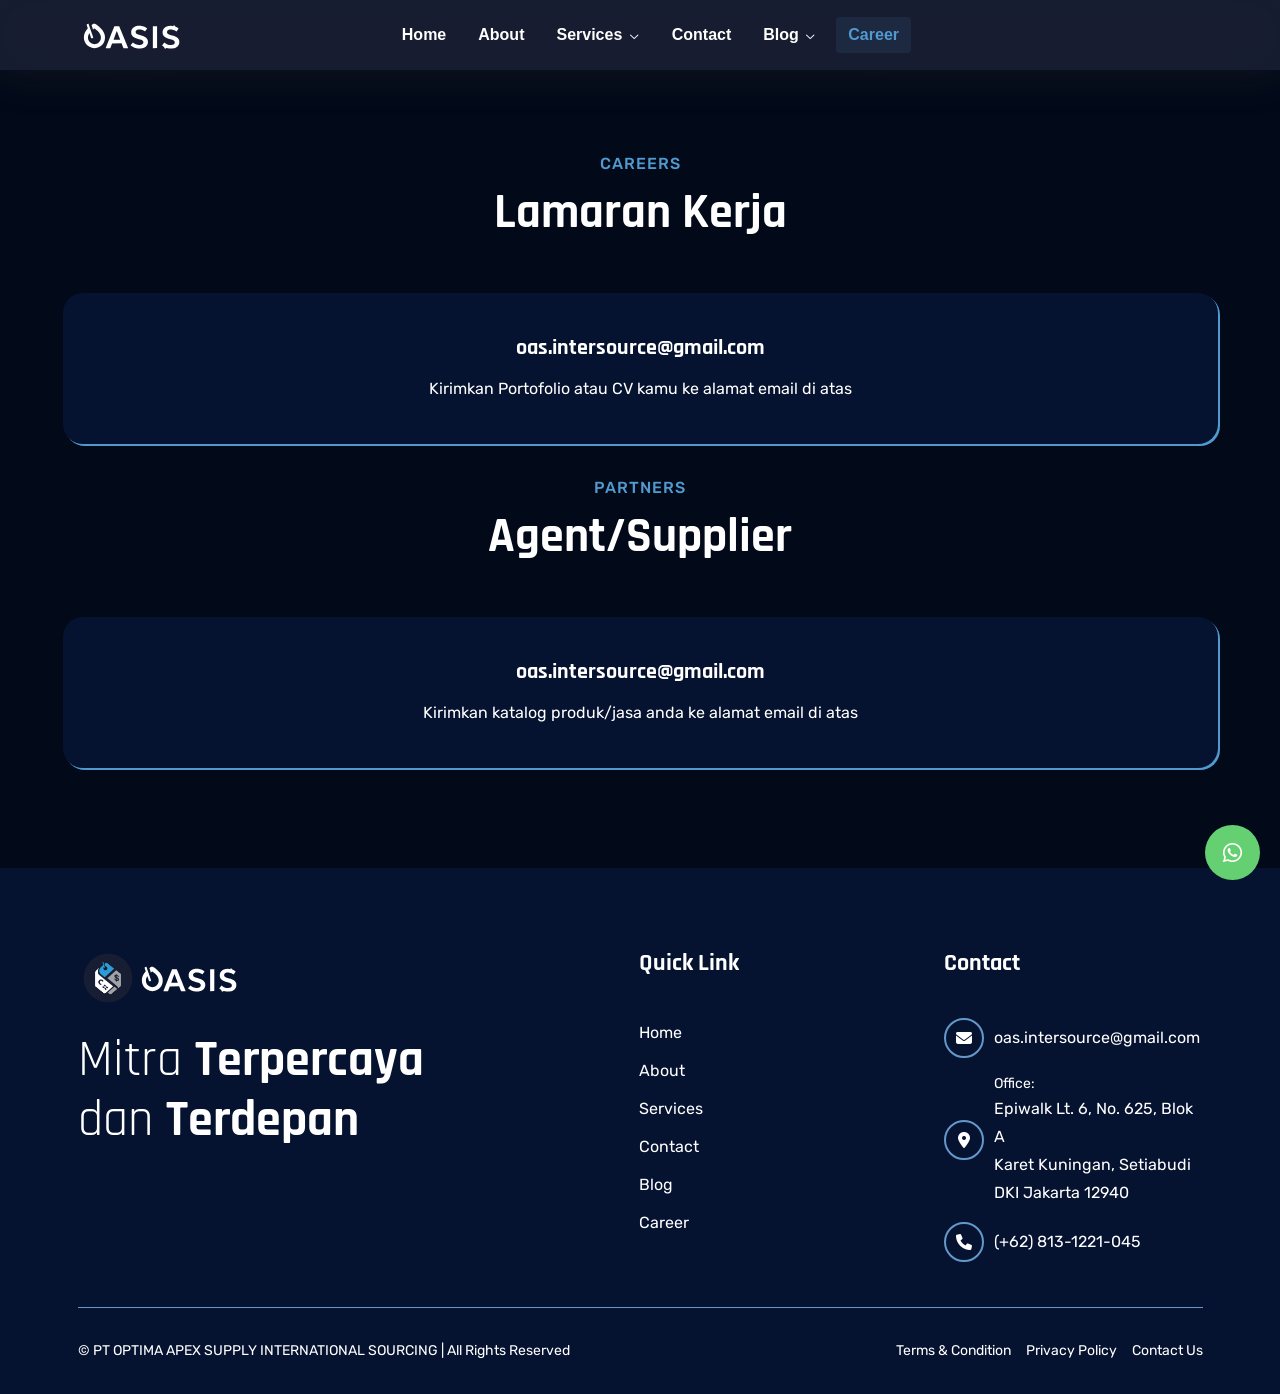
<file: career.html>
<!DOCTYPE html>
<html lang="en">

<head>
    <meta charset="UTF-8">
    <meta name="viewport" content="width=device-width, initial-scale=1.0">
    <meta name="facebook-domain-verification" content="812fl3g4415gw3rto082p6909l1uxu" />
    <title>Optima Apex Supply International Sourcing</title>
    <link rel="icon" type="image/x-icon" href="./custom/logo.png">
    <!-- Bootstrap min css -->
    <link rel="stylesheet" href="assets/css/vendor/fontawesome.css">
    <link rel="stylesheet" href="assets/css/plugins/swiper.css">
    <link rel="stylesheet" href="assets/css/plugins/odometer.css">
    <link rel="stylesheet" href="assets/css/vendor/animate.min.css">
    <link rel="stylesheet" href="assets/css/vendor/bootstrap.min.css">
    <!-- custom css -->
    <link rel="stylesheet" href="assets/css/style.css">
    <link rel="stylesheet" href="./styles.css">
</head>

<body class="spybody color-blue tmp-white-version bg-blue" data-spy="scroll" data-bs-target=".navbar-example2"
    data-offset="150">
    <div class="header flex sticky t-0">
        <div class="tmp-side-collups-area d-block d-xl-none">
            <button class="hamberger-menu humberger_menu_active"><i id="menuBtn"
                    class="fa-light fa-bars humberger-menu"></i></button>
        </div>
        <div class="company-name ml-60"><img src="custom/weblogo.svg" alt="OASIS LOGO" draggable="false"></div>
        <div class="tmp-mainmenu-nav d-none d-xl-block">
            <nav class="navbar-example2 onepagenav">
                <ul class="tmp-mainmenu nav nav-pills">
                    <li class="nav-item"><a class="smoth-animation" href="./index.html">Home</a></li>
                    <li class="nav-item"><a class="smoth-animation" href="./about.html">About</a></li>
                    <li class="has-dropdown"><a class="smoth-animation" href="./services.html">Services
                            <i class="fa-regular fa-chevron-down"></i></a>
                        <ul class="submenu">
                            <li><a class="smooth-animation" href="./services.html#products">Products</a></li>
                            <li><a class="smooth-animation" href="./services.html#ews">EWS</a></li>
                            <li><a class="smooth-animation" href="./services.html#tscm">TSCM</a></li>
                        </ul>
                        </a>
                    </li>
                    <li class="nav-item"><a class="smoth-animation" href="./contact.html">Contact</a></li>
                    <li class="has-dropdown"><a class="smooth-animation" href="./blog.html">Blog
                            <i class="fa-regular fa-chevron-down"></i></a>
                        <ul class="submenu">
                            <li><a class="smooth-animation" href="./blog.html#experiences">Experiences</a></li>
                            <li><a class="smooth-animation" href="./blog.html#gallery">Gallery</a></li>
                            <li><a class="smooth-animation" href="./blog.html#lembaga">Lembaga Resmi</a></li>
                        </ul>
                    </li>
                    <li class="current"><a class="smoth-animation" href="./career.html">Career</a></li>
                </ul>
            </nav>
        </div>
        <img src="./custom/logo.png" class="company-logo mh-40 opacity-0" alt="" srcset="">
    </div>
    <div class="d-block d-xl-none">
        <div class="tmp-popup-mobile-menu">
            <div class="inner">
                <div class="header-top">
                    <div class="logo">
                        <a href="index.html" class="logo-area">
                            <img class="company-logo-menu" src="./custom/logo.png" alt="logo">
                            <div class="company-name"><img src="custom/weblogo.svg" alt="OASIS LOGO" draggable="false">
                            </div>
                        </a>
                    </div>
                    <div class="close-menu">
                        <button class="close-button tmp-round-action-btn">
                            <i class="fa-sharp fa-light fa-xmark"></i>
                        </button>
                    </div>
                </div>

                <ul class="tmp-mainmenu onepagenav-click">
                    <li><a class="smoth-animation" href="./index.html">Home</a></li>
                    <li><a class="smoth-animation" href="./about.html">About</a></li>
                    <li><a class="smoth-animation" href="./services.html">Services/Products</a></li>
                    <li><a class="smoth-animation" href="./contact.html">Contact</a></li>
                    <li><a class="smoth-animation" href="./blog.html">Blog</a></li>
                    <li><a class="smoth-animation" href="./career.html">Career</a></li>
                </ul>
            </div>
        </div>
    </div>
    <div class="content pb-10">
        <div class="tmp-service-area tmp-section-gapBottom" id="service">
            <div class="container">
                <div class="row">
                    <div class="col-lg-12">
                        <div class="section-head mb--50">
                            <div
                                class="section-sub-title center-title tmp-scroll-trigger tmp-fade-in animation-order-1">
                                <span class="subtitle">Careers</span>
                            </div>
                            <h2 class="title split-collab tmp-scroll-trigger tmp-fade-in animation-order-2">
                                Lamaran Kerja
                            </h2>
                        </div>
                    </div>
                </div>
                <div class="about-us-section-card row g-5 mb-5">
                    <div class="about-us-card tmp-scroll-trigger tmponhover tmp-fade-in animation-order-4"
                        style="--x: 153px; --y: 11px;">
                        <div class="card-head justify-center tmp-link-animation">
                            <div class="ft-link-wrap">
                                <h3 class="card-title text-center"><a href="&#x6D;&#x61;&#x69;&#x6C;&#x74;&#x6F;&#x3A;&#x6F;&#x61;&#x73;&#x2E;&#x69;&#x6E;&#x74;&#x65;&#x72;&#x73;&#x6F;&#x75;&#x72;&#x63;&#x65;&#x40;&#x67;&#x6D;&#x61;&#x69;&#x6C;&#x2E;&#x63;&#x6F;&#x6D;">&#111;&#97;&#115;&#46;&#105;&#110;&#116;&#101;&#114;&#115;&#111;&#117;&#114;&#99;&#101;&#64;&#103;&#109;&#97;&#105;&#108;&#46;&#99;&#111;&#109;</a></h3>
                            </div>
                        </div>
                        <p class="card-para text-center">Kirimkan Portofolio atau CV kamu ke alamat email di atas
                        </p>
                    </div>
                </div>
                <div class="row">
                    <div class="col-lg-12">
                        <div class="section-head mb--50">
                            <div
                                class="section-sub-title center-title tmp-scroll-trigger tmp-fade-in animation-order-1">
                                <span class="subtitle">Partners</span>
                            </div>
                            <h2 class="title split-collab tmp-scroll-trigger tmp-fade-in animation-order-2">
                                Agent/Supplier
                            </h2>
                        </div>
                    </div>
                </div>
                <div class="about-us-section-card row g-5">
                    <div class="about-us-card tmp-scroll-trigger tmponhover tmp-fade-in animation-order-4"
                        style="--x: 153px; --y: 11px;">
                        <div class="card-head justify-center tmp-link-animation">
                            <div class="ft-link-wrap">
                                <h3 class="card-title text-center"><a href="&#x6D;&#x61;&#x69;&#x6C;&#x74;&#x6F;&#x3A;&#x6F;&#x61;&#x73;&#x2E;&#x69;&#x6E;&#x74;&#x65;&#x72;&#x73;&#x6F;&#x75;&#x72;&#x63;&#x65;&#x40;&#x67;&#x6D;&#x61;&#x69;&#x6C;&#x2E;&#x63;&#x6F;&#x6D;">&#111;&#97;&#115;&#46;&#105;&#110;&#116;&#101;&#114;&#115;&#111;&#117;&#114;&#99;&#101;&#64;&#103;&#109;&#97;&#105;&#108;&#46;&#99;&#111;&#109;</a></h3>
                            </div>
                        </div>
                        <p class="card-para text-center">Kirimkan katalog produk/jasa anda ke alamat email di atas
                        </p>
                    </div>
                </div>
            </div>
        </div>
    </div>

    <footer class="footer-area footer-style-one-wrapper bg-color-footer bg_images tmp-section-gap d-none d-xl-block">
        <div class="container mb-5">
            <div class="footer-main footer-style-one">
                <div class="row g-5">
                    <div class="col-lg-5 col-md-6">
                        <div class="single-footer-wrapper border-right mr--20">
                            <div class="logo">
                                <a class="flex align-items-center" href="index.html">
                                    <img class="company-logo" src="custom/logo.png" alt="Oasis">

                                    <div class="company-name"><img src="custom/weblogo.svg" alt="OASIS LOGO"
                                            draggable="false"></div>
                                </a>
                            </div>
                            <p class="description">Mitra <span>Terpercaya</span> dan <span>Terdepan</span></p>
                        </div>
                    </div>
                    <div class="col-lg-4 col-md-6">
                        <div class="single-footer-wrapper quick-link-wrap">
                            <h5 class="ft-title">Quick Link</h5>
                            <ul class="ft-link tmp-link-animation">
                                <li><a class="smoth-animation" href="./index.html">Home</a></li>
                                <li><a class="smoth-animation" href="./about.html">About</a></li>
                                <li><a class="smoth-animation" href="./services.html">Services</a></li>
                                <li><a class="smoth-animation" href="./contact.html">Contact</a></li>
                                <li><a class="smoth-animation" href="./blog.html">Blog</a></li>
                                <li><a class="smoth-animation" href="./career.html">Career</a></li>
                            </ul>
                        </div>
                    </div>
                    <div class="col-lg-3 col-md-6">
                        <div class="single-footer-wrapper contact-wrap">
                            <h5 class="ft-title">Contact </h5>
                            <ul class="ft-link tmp-link-animation">
                                <li><span class="ft-icon"><i class="fa-solid fa-envelope"></i></span><a
                                        href="&#x6D;&#x61;&#x69;&#x6C;&#x74;&#x6F;&#x3A;&#x6F;&#x61;&#x73;&#x2E;&#x69;&#x6E;&#x74;&#x65;&#x72;&#x73;&#x6F;&#x75;&#x72;&#x63;&#x65;&#x40;&#x67;&#x6D;&#x61;&#x69;&#x6C;&#x2E;&#x63;&#x6F;&#x6D;">&#111;&#97;&#115;&#46;&#105;&#110;&#116;&#101;&#114;&#115;&#111;&#117;&#114;&#99;&#101;&#64;&#103;&#109;&#97;&#105;&#108;&#46;&#99;&#111;&#109;</a></li>
                                <li><span class="ft-icon"><i class="fa-solid fa-location-dot"></i></span>
                                    <div class="ft-link-wrap">
                                        <h4 class="link-title">Office:</h4>
                                        <div>Epiwalk Lt. 6, No. 625, Blok A <br>Karet Kuningan, Setiabudi<br>DKI
                                            Jakarta 12940</div>
                                    </div>
                                </li>
                                <li><span class="ft-icon"><i class="fa-solid fa-phone"></i></span><a>&#40;&#43;&#54;&#50;&#41;&#32;&#56;&#49;&#51;&#45;&#49;&#50;&#50;&#49;&#45;&#48;&#52;&#53;</a></li>
                            </ul>

                        </div>
                    </div>
                </div>
            </div>
        </div>
    </footer>
    <div class="copyright-area-one">
        <div class="container">
            <div>
                <div class="col-lg-12">
                    <div class="main-wrapper">
                        <p class="copy-right-para tmp-link-animation"> © <a target="_blank">PT OPTIMA APEX SUPPLY
                                INTERNATIONAL SOURCING</a>
                            | All Rights Reserved
                        </p>
                        <ul class="tmp-link-animation">
                            <li><a href="#">Terms & Condition</a></li>
                            <li><a href="#">Privacy Policy</a></li>
                            <li><a href="./contact.html">Contact Us</a></li>
                        </ul>
                    </div>
                </div>
            </div>
        </div>
    </div>

    <div class="ready-chatting-option tmp-ready-chat">
        <input type="checkbox" id="click">
        <label for="click">
            <i class="fab fa-whatsapp"></i>
            <i class="fas fa-times"></i>
        </label>
        <div class="wrapper">
            <div id="whatsapp-header">Hubungi Kami</div>
            <a class="whatsapp-contact"
                href="&#x68;&#x74;&#x74;&#x70;&#x73;&#x3A;&#x2F;&#x2F;&#x77;&#x61;&#x2E;&#x6D;&#x65;&#x2F;&#x36;&#x32;&#x38;&#x31;&#x33;&#x31;&#x32;&#x32;&#x31;&#x30;&#x34;&#x35;&#x3F;&#x74;&#x65;&#x78;&#x74;&#x3D;&#x48;&#x61;&#x6C;&#x6F;&#x25;&#x32;&#x30;&#x6B;&#x61;&#x6B;&#x25;&#x32;&#x43;&#x25;&#x32;&#x30;&#x61;&#x6B;&#x75;&#x25;&#x32;&#x30;&#x69;&#x6E;&#x67;&#x69;&#x6E;&#x25;&#x32;&#x30;&#x6D;&#x65;&#x6C;&#x61;&#x6B;&#x75;&#x6B;&#x61;&#x6E;&#x25;&#x32;&#x30;&#x70;&#x65;&#x6D;&#x65;&#x73;&#x61;&#x6E;&#x61;&#x6E;&#x2E;&#x25;&#x32;&#x30;&#x41;&#x70;&#x61;&#x6B;&#x61;&#x68;&#x25;&#x32;&#x30;&#x61;&#x6B;&#x75;&#x25;&#x32;&#x30;&#x62;&#x6F;&#x6C;&#x65;&#x68;&#x25;&#x32;&#x30;&#x6C;&#x69;&#x68;&#x61;&#x74;&#x25;&#x32;&#x30;&#x6B;&#x61;&#x74;&#x61;&#x6C;&#x6F;&#x67;&#x6E;&#x79;&#x61;&#x25;&#x33;&#x46;">
                <div class="whatsapp-contact-name">Ricky (Admin) &#43;&#54;&#50;&#45;&#56;&#49;&#51;&#45;&#49;&#50;&#50;&#49;&#45;&#48;&#52;&#53;</div>
            </a>
        </div>
    </div>

    <div class="scrollToTop" style="display: block;">
        <div class="arrowUp">
            <i class="fa-light fa-arrow-up"></i>
        </div>
        <div class="water" style="transform: translate(0px, 87%);">
            <svg viewBox="0 0 560 20" class="water_wave water_wave_back">
                <use xlink:href="#wave"></use>
            </svg>
            <svg viewBox="0 0 560 20" class="water_wave water_wave_front">
                <use xlink:href="#wave"></use>
            </svg>
            <svg version="1.1" xmlns="http://www.w3.org/2000/svg" xmlns:xlink="http://www.w3.org/1999/xlink"
                viewBox="0 0 560 20" style="display: none;">
                <symbol id="wave">
                    <path
                        d="M420,20c21.5-0.4,38.8-2.5,51.1-4.5c13.4-2.2,26.5-5.2,27.3-5.4C514,6.5,518,4.7,528.5,2.7c7.1-1.3,17.9-2.8,31.5-2.7c0,0,0,0,0,0v20H420z"
                        fill="#"></path>
                    <path
                        d="M420,20c-21.5-0.4-38.8-2.5-51.1-4.5c-13.4-2.2-26.5-5.2-27.3-5.4C326,6.5,322,4.7,311.5,2.7C304.3,1.4,293.6-0.1,280,0c0,0,0,0,0,0v20H420z"
                        fill="#"></path>
                    <path
                        d="M140,20c21.5-0.4,38.8-2.5,51.1-4.5c13.4-2.2,26.5-5.2,27.3-5.4C234,6.5,238,4.7,248.5,2.7c7.1-1.3,17.9-2.8,31.5-2.7c0,0,0,0,0,0v20H140z"
                        fill="#"></path>
                    <path
                        d="M140,20c-21.5-0.4-38.8-2.5-51.1-4.5c-13.4-2.2-26.5-5.2-27.3-5.4C46,6.5,42,4.7,31.5,2.7C24.3,1.4,13.6-0.1,0,0c0,0,0,0,0,0l0,20H140z"
                        fill="#"></path>
                </symbol>
            </svg>

        </div>
    </div>

    <script src="assets/js/vendor/jquery.js"></script>
    <script src="assets/js/vendor/jquery-ui.min.js"></script>
    <script src="assets/js/vendor/waypoints.min.js"></script>

    <script src="assets/js/plugins/odometer.js"></script>
    <script src="assets/js/vendor/appear.js"></script>


    <script src="assets/js/vendor/jquery-one-page-nav.js"></script>
    <script src="assets/js/plugins/swiper.js"></script>

    <script src="assets/js/plugins/gsap.js"></script>
    <script src="assets/js/plugins/splittext.js"></script>
    <script src="assets/js/plugins/scrolltigger.js"></script>
    <script src="assets/js/plugins/scrolltoplugins.js"></script>
    <script src="assets/js/plugins/smoothscroll.js"></script>
    <!-- bootstrap Js-->
    <script src="assets/js/vendor/bootstrap.min.js"></script>
    <script src="assets/js/vendor/waw.js"></script>
    <script src="assets/js/plugins/isotop.js"></script>
    <script src="assets/js/plugins/animation.js"></script>
    <script src="assets/js/plugins/contact.form.js"></script>
    <script src="assets/js/vendor/backtop.js"></script>
    <script src="assets/js/plugins/text-type.js"></script>
    <!-- custom Js -->
    <script src="assets/js/main.js"></script>
</body>

</html>
</file>
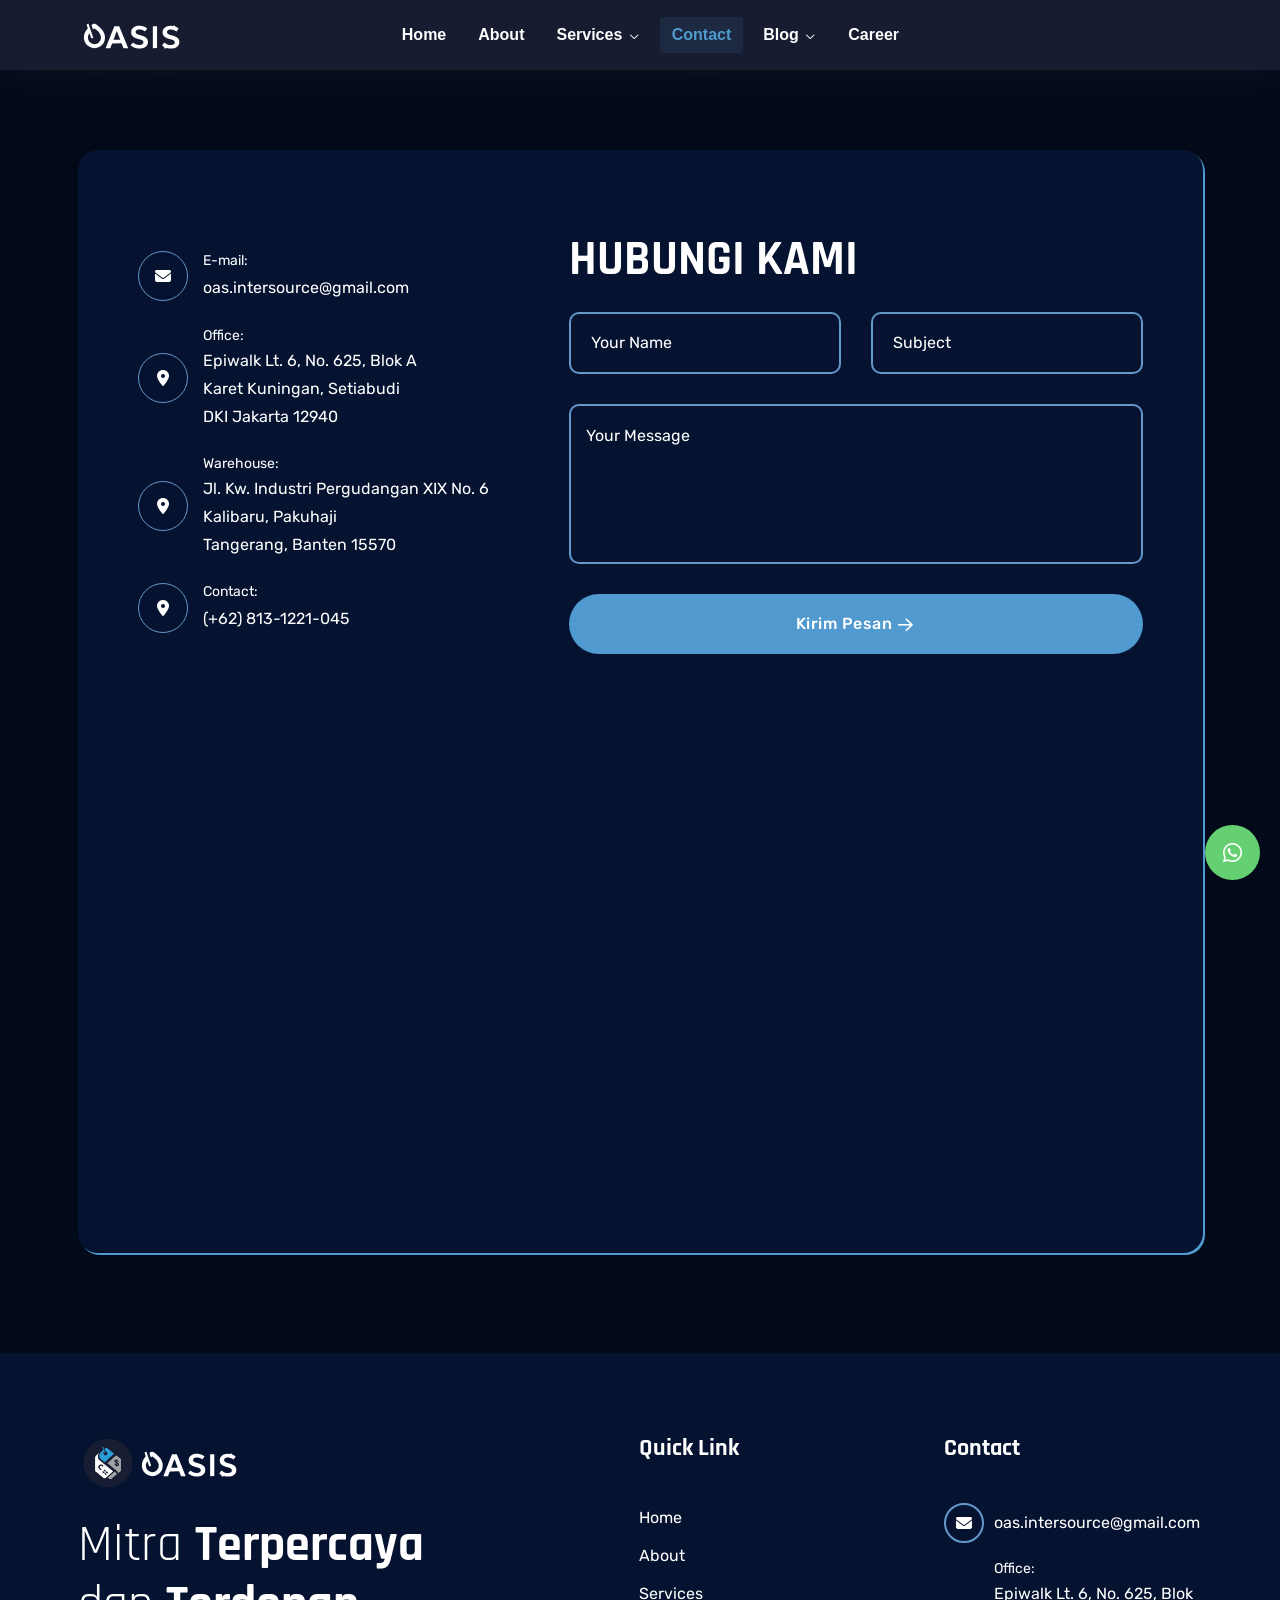
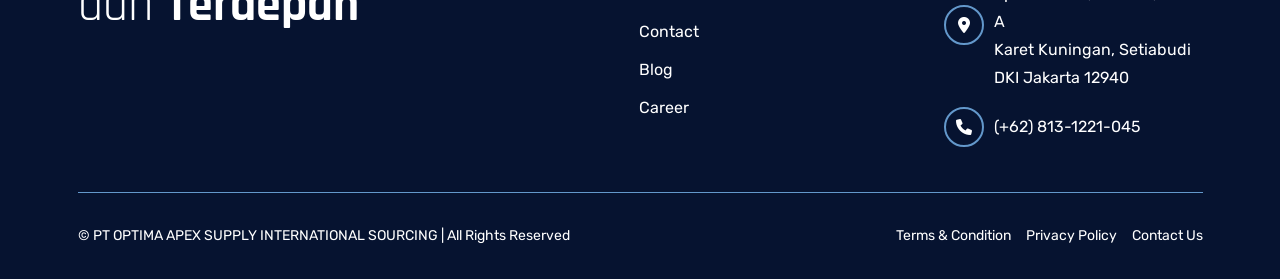
<file: contact.html>
<!DOCTYPE html>
<html lang="en">

<head>
    <meta charset="UTF-8">
    <meta name="viewport" content="width=device-width, initial-scale=1.0">
    <meta name="facebook-domain-verification" content="812fl3g4415gw3rto082p6909l1uxu" />
    <title>Optima Apex Supply International Sourcing</title>
    <link rel="icon" type="image/x-icon" href="./custom/logo.png">
    <!-- Bootstrap min css -->
    <link rel="stylesheet" href="assets/css/vendor/fontawesome.css">
    <link rel="stylesheet" href="assets/css/plugins/swiper.css">
    <link rel="stylesheet" href="assets/css/plugins/odometer.css">
    <link rel="stylesheet" href="assets/css/vendor/animate.min.css">
    <link rel="stylesheet" href="assets/css/vendor/bootstrap.min.css">
    <!-- custom css -->
    <link rel="stylesheet" href="assets/css/style.css">
    <link rel="stylesheet" href="./styles.css">
</head>

<body class="spybody color-blue tmp-white-version bg-blue" data-spy="scroll" data-bs-target=".navbar-example2"
    data-offset="150">
    <div class="header flex sticky t-0">
        <div class="tmp-side-collups-area d-block d-xl-none">
            <button class="hamberger-menu humberger_menu_active"><i id="menuBtn"
                    class="fa-light fa-bars humberger-menu"></i></button>
        </div>
        <div class="company-name ml-60"><img src="custom/weblogo.svg" alt="OASIS LOGO" draggable="false"></div>
        <div class="tmp-mainmenu-nav d-none d-xl-block">
            <nav class="navbar-example2 onepagenav">
                <ul class="tmp-mainmenu nav nav-pills">
                    <li class="nav-item"><a class="smoth-animation" href="./index.html">Home</a></li>
                    <li class="nav-item"><a class="smoth-animation" href="./about.html">About</a></li>
                    <li class="has-dropdown"><a class="smoth-animation" href="./services.html">Services
                            <i class="fa-regular fa-chevron-down"></i></a>
                        <ul class="submenu">
                            <li><a class="smooth-animation" href="./services.html#products">Products</a></li>
                            <li><a class="smooth-animation" href="./services.html#ews">EWS</a></li>
                            <li><a class="smooth-animation" href="./services.html#tscm">TSCM</a></li>
                        </ul>
                        </a>
                    </li>
                    <li class="current"><a class="smoth-animation" href="./contact.html">Contact</a></li>
                    <li class="has-dropdown"><a class="smooth-animation" href="./blog.html">Blog
                            <i class="fa-regular fa-chevron-down"></i></a>
                        <ul class="submenu">
                            <li><a class="smooth-animation" href="./blog.html#experiences">Experiences</a></li>
                            <li><a class="smooth-animation" href="./blog.html#gallery">Gallery</a></li>
                            <li><a class="smooth-animation" href="./blog.html#lembaga">Lembaga Resmi</a></li>
                        </ul>
                    </li>
                    <li class="nav-item"><a class="smoth-animation" href="./career.html">Career</a></li>
                </ul>
            </nav>
        </div>
        <img src="./custom/logo.png" class="company-logo mh-40 opacity-0" alt="" srcset="">
    </div>
    <div class="d-block d-xl-none">
        <div class="tmp-popup-mobile-menu">
            <div class="inner">
                <div class="header-top">
                    <div class="logo">
                        <a href="index.html" class="logo-area">
                            <img class="company-logo-menu" src="./custom/logo.png" alt="logo">
                            <div class="company-name"><img src="custom/weblogo.svg" alt="OASIS LOGO" draggable="false">
                            </div>
                        </a>
                    </div>
                    <div class="close-menu">
                        <button class="close-button tmp-round-action-btn">
                            <i class="fa-sharp fa-light fa-xmark"></i>
                        </button>
                    </div>
                </div>

                <ul class="tmp-mainmenu onepagenav-click">
                    <li><a class="smoth-animation" href="./index.html">Home</a></li>
                    <li><a class="smoth-animation" href="./about.html">About</a></li>
                    <li><a class="smoth-animation" href="./services.html">Services/Products</a></li>
                    <li><a class="smoth-animation" href="./contact.html">Contact</a></li>
                    <li><a class="smoth-animation" href="./blog.html">Blog</a></li>
                    <li><a class="smoth-animation" href="./career.html">Career</a></li>
                </ul>
            </div>
        </div>
    </div>
    <div class="content pb-10">
        <section class="get-in-touch-area tmp-section-gapBottom" id="contacts">
            <div class="container">
                <div class="get-in-touch-wrapper tmponhover">
                    <div class="row g-5 align-items-center">
                        <div class="col-lg-5">
                            <div class="contact-inner">
                                <ul class="ft-link v2">
                                    <li class="tmp-scroll-trigger tmp-fade-in animation-order-1 tmp-link-animation">
                                        <span class="ft-icon"><i class="fa-solid fa-envelope"></i></span>
                                        <div class="ft-link-wrap">
                                            <h4 class="link-title">E-mail:</h4>
                                            <a
                                                href="&#x6D;&#x61;&#x69;&#x6C;&#x74;&#x6F;&#x3A;&#x6F;&#x61;&#x73;&#x2E;&#x69;&#x6E;&#x74;&#x65;&#x72;&#x73;&#x6F;&#x75;&#x72;&#x63;&#x65;&#x40;&#x67;&#x6D;&#x61;&#x69;&#x6C;&#x2E;&#x63;&#x6F;&#x6D;">&#111;&#97;&#115;&#46;&#105;&#110;&#116;&#101;&#114;&#115;&#111;&#117;&#114;&#99;&#101;&#64;&#103;&#109;&#97;&#105;&#108;&#46;&#99;&#111;&#109;</a>
                                        </div>
                                    </li>
                                    <li class="tmp-scroll-trigger tmp-fade-in animation-order-2">
                                        <span class="ft-icon"><i class="fa-solid fa-location-dot"></i></span>
                                        <div class="ft-link-wrap">
                                            <h4 class="link-title">Office:</h4>
                                            <div>Epiwalk Lt. 6, No. 625, Blok A <br>Karet Kuningan, Setiabudi<br>DKI
                                                Jakarta 12940</div>
                                        </div>
                                    </li>
                                    <li class="tmp-scroll-trigger tmp-fade-in animation-order-2">
                                        <span class="ft-icon"><i class="fa-solid fa-location-dot"></i></span>
                                        <div class="ft-link-wrap">
                                            <h4 class="link-title">Warehouse:</h4>
                                            <div>Jl. Kw. Industri Pergudangan XIX No. 6<br>Kalibaru,
                                                Pakuhaji<br>Tangerang, Banten 15570</div>
                                        </div>
                                    </li>
                                    <li class="tmp-scroll-trigger tmp-fade-in animation-order-3 tmp-link-animation">
                                        <span class="ft-icon"><i class="fa-solid fa-location-dot"></i></span>
                                        <div class="ft-link-wrap">
                                            <h4 class="link-title">Contact:</h4>
                                            <a>&#40;&#43;&#54;&#50;&#41;&#32;&#56;&#49;&#51;&#45;&#49;&#50;&#50;&#49;&#45;&#48;&#52;&#53;</a>
                                        </div>
                                    </li>
                                </ul>
                            </div>
                        </div>
                        <div class="col-lg-7">
                            <div class="contact-inner">
                                <div
                                    class="section-head section-head-one-side text-align-left tmp-scroll-trigger tmp-fade-in animation-order-1">
                                    <span class="title">HUBUNGI KAMI</span>
                                </div>
                                <div class="contact-form">
                                    <div id="form-messages" class="error"></div>
                                    <form class="tmp-dynamic-form" id="contact-us-form">
                                        <div class="contact-form-wrapper row">
                                            <div class="col-lg-6">
                                                <div class="form-group">
                                                    <input class="input-field" name="name" id="contact-name"
                                                        placeholder="Your Name" type="text" required>
                                                </div>
                                            </div>

                                            <div class="col-lg-6">
                                                <div class="form-group">
                                                    <input class="input-field" type="text" id="subject" name="subject"
                                                        placeholder="Subject">
                                                </div>
                                            </div>

                                            <div class="col-lg-12">
                                                <div class="form-group">
                                                    <textarea class="input-field" placeholder="Your Message"
                                                        name="message" id="contact-message" required></textarea>
                                                </div>
                                            </div>

                                            <div class="col-lg-12">
                                                <div class="tmp-button-here">
                                                    <button class="tmp-btn hover-icon-reverse radius-round w-100"
                                                        name="submit" type="submit" id="submit">
                                                        <span class="icon-reverse-wrapper">
                                                            <span class="btn-text">Kirim Pesan</span>
                                                            <span class="btn-icon"><i
                                                                    class="fa-sharp fa-regular fa-arrow-right"></i></span>
                                                            <span class="btn-icon"><i
                                                                    class="fa-sharp fa-regular fa-arrow-right"></i></span>
                                                        </span>
                                                    </button>
                                                </div>
                                            </div>
                                        </div>
                                    </form>
                                </div>
                            </div>
                        </div>
                    </div>
                    <iframe
                        src="https://www.google.com/maps/embed?pb=!1m18!1m12!1m3!1d3966.345840450842!2d106.83270787512724!3d-6.2180427609025415!2m3!1f0!2f0!3f0!3m2!1i1024!2i768!4f13.1!3m3!1m2!1s0x2e69f35843b70e5f%3A0xde26605ed32fbb11!2sOptima%20Apex%20Supply%20International%20Sourcing!5e0!3m2!1sid!2sid!4v1762017329692!5m2!1sid!2sid"
                        width="600" height="450" class="map" allowfullscreen="" loading="lazy"
                        referrerpolicy="no-referrer-when-downgrade"></iframe>
                </div>
            </div>
        </section>
    </div>

    <footer class="footer-area footer-style-one-wrapper bg-color-footer bg_images tmp-section-gap d-none d-xl-block">
        <div class="container mb-5">
            <div class="footer-main footer-style-one">
                <div class="row g-5">
                    <div class="col-lg-5 col-md-6">
                        <div class="single-footer-wrapper border-right mr--20">
                            <div class="logo">
                                <a class="flex align-items-center" href="index.html">
                                    <img class="company-logo" src="custom/logo.png" alt="Oasis">

                                    <div class="company-name"><img src="custom/weblogo.svg" alt="OASIS LOGO"
                                            draggable="false"></div>
                                </a>
                            </div>
                            <p class="description">Mitra <span>Terpercaya</span> dan <span>Terdepan</span></p>
                        </div>
                    </div>
                    <div class="col-lg-4 col-md-6">
                        <div class="single-footer-wrapper quick-link-wrap">
                            <h5 class="ft-title">Quick Link</h5>
                            <ul class="ft-link tmp-link-animation">
                                <li><a class="smoth-animation" href="./index.html">Home</a></li>
                                <li><a class="smoth-animation" href="./about.html">About</a></li>
                                <li><a class="smoth-animation" href="./services.html">Services</a></li>
                                <li><a class="smoth-animation" href="./contact.html">Contact</a></li>
                                <li><a class="smoth-animation" href="./blog.html">Blog</a></li>
                                <li><a class="smoth-animation" href="./career.html">Career</a></li>
                            </ul>
                        </div>
                    </div>
                    <div class="col-lg-3 col-md-6">
                        <div class="single-footer-wrapper contact-wrap">
                            <h5 class="ft-title">Contact </h5>
                            <ul class="ft-link tmp-link-animation">
                                <li><span class="ft-icon"><i class="fa-solid fa-envelope"></i></span><a
                                        href="&#x6D;&#x61;&#x69;&#x6C;&#x74;&#x6F;&#x3A;&#x6F;&#x61;&#x73;&#x2E;&#x69;&#x6E;&#x74;&#x65;&#x72;&#x73;&#x6F;&#x75;&#x72;&#x63;&#x65;&#x40;&#x67;&#x6D;&#x61;&#x69;&#x6C;&#x2E;&#x63;&#x6F;&#x6D;">&#111;&#97;&#115;&#46;&#105;&#110;&#116;&#101;&#114;&#115;&#111;&#117;&#114;&#99;&#101;&#64;&#103;&#109;&#97;&#105;&#108;&#46;&#99;&#111;&#109;</a>
                                </li>
                                <li><span class="ft-icon"><i class="fa-solid fa-location-dot"></i></span>
                                    <div class="ft-link-wrap">
                                        <h4 class="link-title">Office:</h4>
                                        <div>Epiwalk Lt. 6, No. 625, Blok A <br>Karet Kuningan, Setiabudi<br>DKI
                                            Jakarta 12940</div>
                                    </div>
                                </li>
                                <li><span class="ft-icon"><i class="fa-solid fa-phone"></i></span><a>&#40;&#43;&#54;&#50;&#41;&#32;&#56;&#49;&#51;&#45;&#49;&#50;&#50;&#49;&#45;&#48;&#52;&#53;</a></li>
                            </ul>

                        </div>
                    </div>
                </div>
            </div>
        </div>
    </footer>
    <div class="copyright-area-one">
        <div class="container">
            <div>
                <div class="col-lg-12">
                    <div class="main-wrapper">
                        <p class="copy-right-para tmp-link-animation"> © <a target="_blank">PT OPTIMA APEX SUPPLY
                                INTERNATIONAL SOURCING</a>
                            | All Rights Reserved
                        </p>
                        <ul class="tmp-link-animation">
                            <li><a href="#">Terms & Condition</a></li>
                            <li><a href="#">Privacy Policy</a></li>
                            <li><a href="./contact.html">Contact Us</a></li>
                        </ul>
                    </div>
                </div>
            </div>
        </div>
    </div>

    <div class="ready-chatting-option tmp-ready-chat">
        <input type="checkbox" id="click">
        <label for="click">
            <i class="fab fa-whatsapp"></i>
            <i class="fas fa-times"></i>
        </label>
        <div class="wrapper">
            <div id="whatsapp-header">Hubungi Kami</div>
            <a class="whatsapp-contact"
                href="&#x68;&#x74;&#x74;&#x70;&#x73;&#x3A;&#x2F;&#x2F;&#x77;&#x61;&#x2E;&#x6D;&#x65;&#x2F;&#x36;&#x32;&#x38;&#x31;&#x33;&#x31;&#x32;&#x32;&#x31;&#x30;&#x34;&#x35;&#x3F;&#x74;&#x65;&#x78;&#x74;&#x3D;&#x48;&#x61;&#x6C;&#x6F;&#x25;&#x32;&#x30;&#x6B;&#x61;&#x6B;&#x25;&#x32;&#x43;&#x25;&#x32;&#x30;&#x61;&#x6B;&#x75;&#x25;&#x32;&#x30;&#x69;&#x6E;&#x67;&#x69;&#x6E;&#x25;&#x32;&#x30;&#x6D;&#x65;&#x6C;&#x61;&#x6B;&#x75;&#x6B;&#x61;&#x6E;&#x25;&#x32;&#x30;&#x70;&#x65;&#x6D;&#x65;&#x73;&#x61;&#x6E;&#x61;&#x6E;&#x2E;&#x25;&#x32;&#x30;&#x41;&#x70;&#x61;&#x6B;&#x61;&#x68;&#x25;&#x32;&#x30;&#x61;&#x6B;&#x75;&#x25;&#x32;&#x30;&#x62;&#x6F;&#x6C;&#x65;&#x68;&#x25;&#x32;&#x30;&#x6C;&#x69;&#x68;&#x61;&#x74;&#x25;&#x32;&#x30;&#x6B;&#x61;&#x74;&#x61;&#x6C;&#x6F;&#x67;&#x6E;&#x79;&#x61;&#x25;&#x33;&#x46;">
                <div class="whatsapp-contact-name">Ricky (Admin) &#43;&#54;&#50;&#45;&#56;&#49;&#51;&#45;&#49;&#50;&#50;&#49;&#45;&#48;&#52;&#53;</div>
            </a>
        </div>
    </div>

    <div class="scrollToTop" style="display: block;">
        <div class="arrowUp">
            <i class="fa-light fa-arrow-up"></i>
        </div>
        <div class="water" style="transform: translate(0px, 87%);">
            <svg viewBox="0 0 560 20" class="water_wave water_wave_back">
                <use xlink:href="#wave"></use>
            </svg>
            <svg viewBox="0 0 560 20" class="water_wave water_wave_front">
                <use xlink:href="#wave"></use>
            </svg>
            <svg version="1.1" xmlns="http://www.w3.org/2000/svg" xmlns:xlink="http://www.w3.org/1999/xlink"
                viewBox="0 0 560 20" style="display: none;">
                <symbol id="wave">
                    <path
                        d="M420,20c21.5-0.4,38.8-2.5,51.1-4.5c13.4-2.2,26.5-5.2,27.3-5.4C514,6.5,518,4.7,528.5,2.7c7.1-1.3,17.9-2.8,31.5-2.7c0,0,0,0,0,0v20H420z"
                        fill="#"></path>
                    <path
                        d="M420,20c-21.5-0.4-38.8-2.5-51.1-4.5c-13.4-2.2-26.5-5.2-27.3-5.4C326,6.5,322,4.7,311.5,2.7C304.3,1.4,293.6-0.1,280,0c0,0,0,0,0,0v20H420z"
                        fill="#"></path>
                    <path
                        d="M140,20c21.5-0.4,38.8-2.5,51.1-4.5c13.4-2.2,26.5-5.2,27.3-5.4C234,6.5,238,4.7,248.5,2.7c7.1-1.3,17.9-2.8,31.5-2.7c0,0,0,0,0,0v20H140z"
                        fill="#"></path>
                    <path
                        d="M140,20c-21.5-0.4-38.8-2.5-51.1-4.5c-13.4-2.2-26.5-5.2-27.3-5.4C46,6.5,42,4.7,31.5,2.7C24.3,1.4,13.6-0.1,0,0c0,0,0,0,0,0l0,20H140z"
                        fill="#"></path>
                </symbol>
            </svg>

        </div>
    </div>

    <script src="assets/js/vendor/jquery.js"></script>
    <script src="assets/js/vendor/jquery-ui.min.js"></script>
    <script src="assets/js/vendor/waypoints.min.js"></script>

    <script src="assets/js/plugins/odometer.js"></script>
    <script src="assets/js/vendor/appear.js"></script>


    <script src="assets/js/vendor/jquery-one-page-nav.js"></script>
    <script src="assets/js/plugins/swiper.js"></script>

    <script src="assets/js/plugins/gsap.js"></script>
    <script src="assets/js/plugins/splittext.js"></script>
    <script src="assets/js/plugins/scrolltigger.js"></script>
    <script src="assets/js/plugins/scrolltoplugins.js"></script>
    <script src="assets/js/plugins/smoothscroll.js"></script>
    <!-- bootstrap Js-->
    <script src="assets/js/vendor/bootstrap.min.js"></script>
    <script src="assets/js/vendor/waw.js"></script>
    <script src="assets/js/plugins/isotop.js"></script>
    <script src="assets/js/plugins/animation.js"></script>
    <script src="assets/js/plugins/contact.form.js"></script>
    <script src="assets/js/vendor/backtop.js"></script>
    <script src="assets/js/plugins/text-type.js"></script>
    <!-- custom Js -->
    <script src="assets/js/main.js"></script>

    <script>
        const encoded = "NjI4MTMxMjIxMDQ1";
        const phone = atob(encoded);

        document.getElementById("contact-us-form").addEventListener("submit", (e) => {
            e.preventDefault();
            const fd = new FormData(e.target);
            const name = encodeURIComponent(fd.get("name"));
            const subject = encodeURIComponent(fd.get("subject"));
            const message = encodeURIComponent(fd.get("message"));

            window.location.href =
                `https://wa.me/${phone}?text=Hi,%20nama%20saya%20${name}!%0ASaya%20ingin%20bertanya%20tentang%20${subject}.%0A${message}`;
        });
    </script>

</body>

</html>
</file>
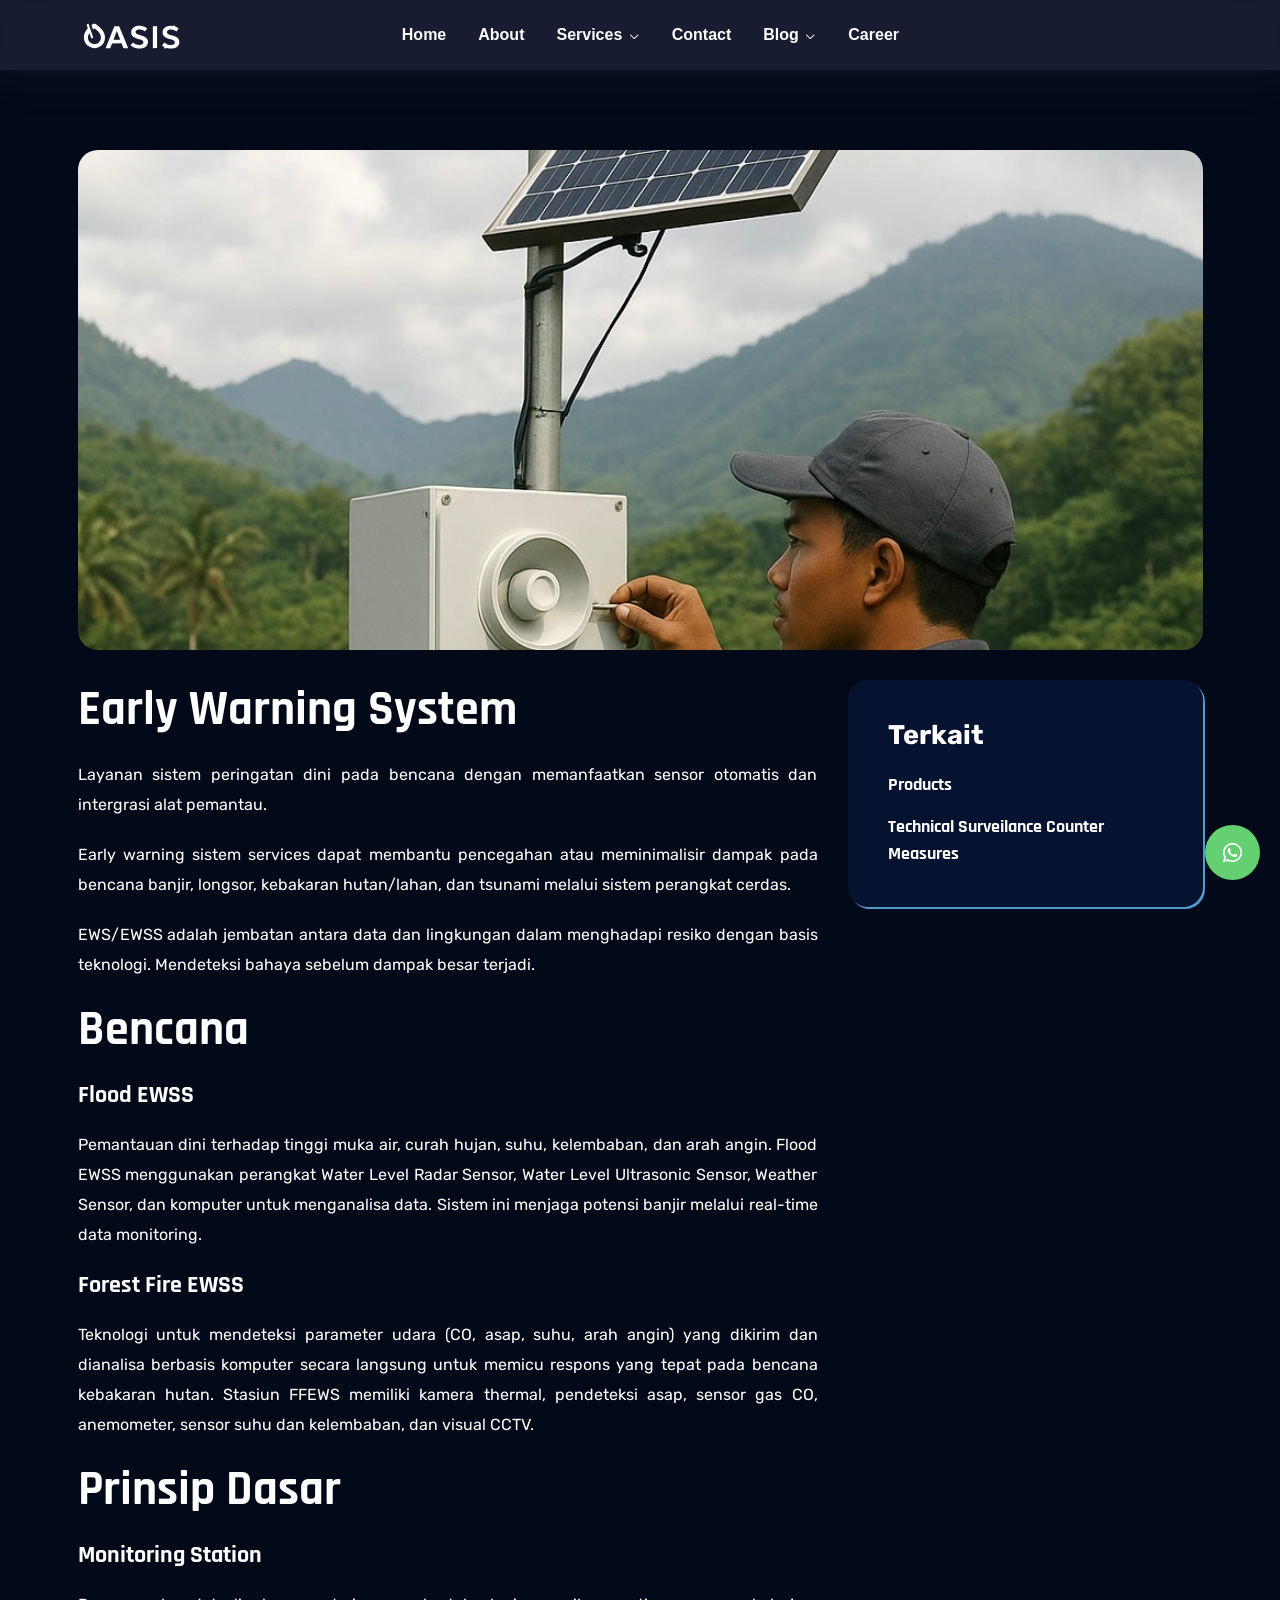
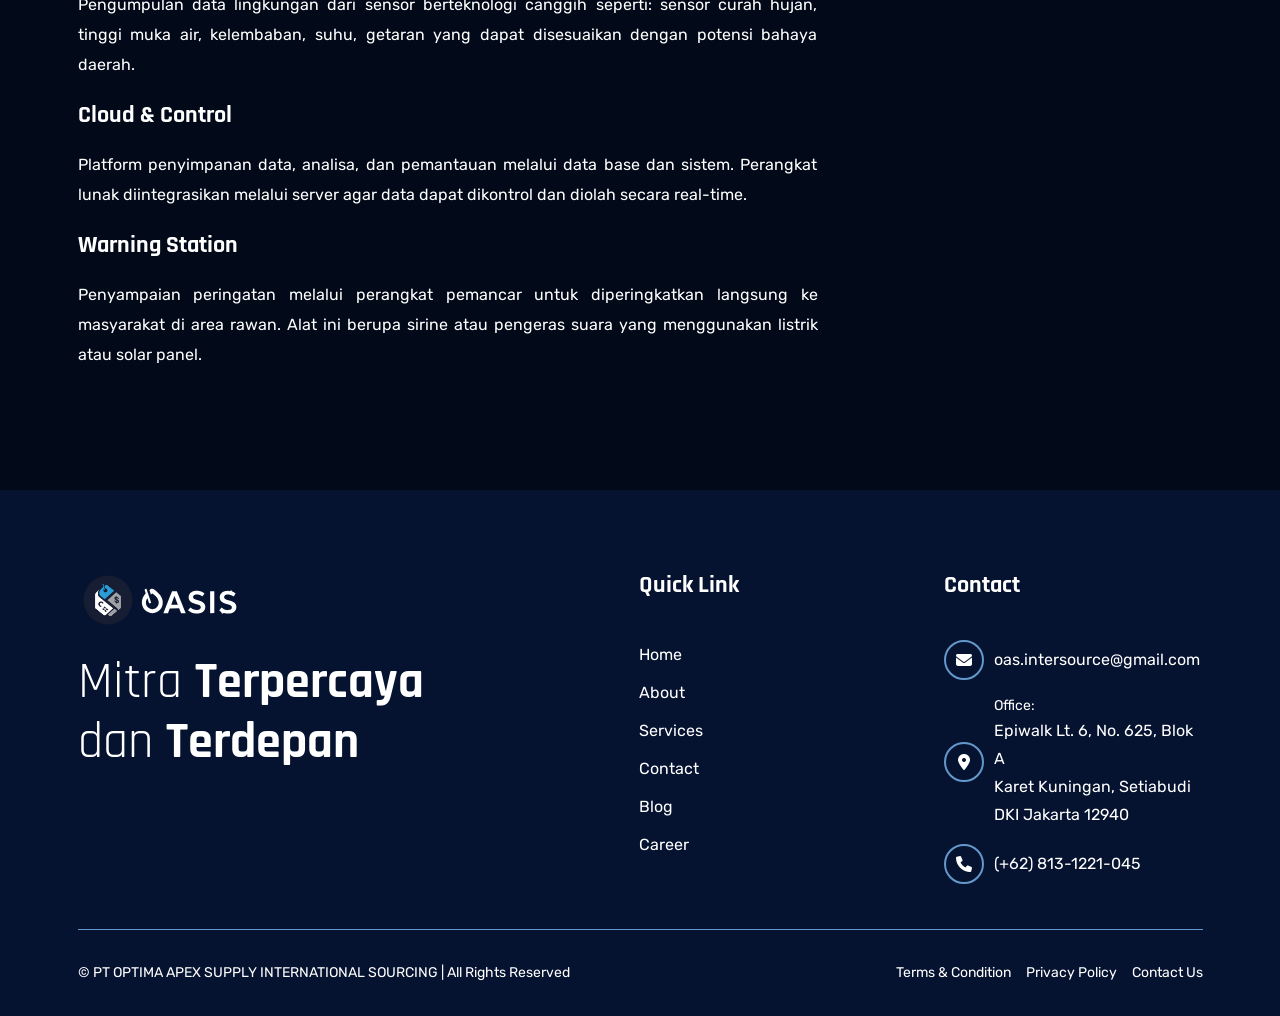
<file: ews.html>
<!DOCTYPE html>
<html lang="en">

<head>
    <meta charset="UTF-8">
    <meta name="viewport" content="width=device-width, initial-scale=1.0">
    <meta name="facebook-domain-verification" content="812fl3g4415gw3rto082p6909l1uxu" />
    <title>Optima Apex Supply International Sourcing</title>
    <link rel="icon" type="image/x-icon" href="./custom/logo.png">
    <!-- Bootstrap min css -->
    <link rel="stylesheet" href="assets/css/vendor/fontawesome.css">
    <link rel="stylesheet" href="assets/css/plugins/swiper.css">
    <link rel="stylesheet" href="assets/css/plugins/odometer.css">
    <link rel="stylesheet" href="assets/css/vendor/animate.min.css">
    <link rel="stylesheet" href="assets/css/vendor/bootstrap.min.css">
    <!-- custom css -->
    <link rel="stylesheet" href="assets/css/style.css">
    <link rel="stylesheet" href="./styles.css">
</head>

<body class="spybody color-blue tmp-white-version bg-blue" data-spy="scroll" data-bs-target=".navbar-example2"
    data-offset="150">
    <div class="header flex sticky t-0">
        <div class="tmp-side-collups-area d-block d-xl-none">
            <button class="hamberger-menu humberger_menu_active"><i id="menuBtn"
                    class="fa-light fa-bars humberger-menu"></i></button>
        </div>
        <div class="company-name ml-60"><img src="custom/weblogo.svg" alt="OASIS LOGO" draggable="false"></div>
        <div class="tmp-mainmenu-nav d-none d-xl-block">
            <nav class="navbar-example2 onepagenav">
                <ul class="tmp-mainmenu nav nav-pills">
                    <li class="nav-item"><a class="smoth-animation" href="./index.html">Home</a></li>
                    <li class="nav-item"><a class="smoth-animation" href="./about.html">About</a></li>
                    <li class="has-dropdown"><a class="smoth-animation" href="./services.html">Services
                            <i class="fa-regular fa-chevron-down"></i></a>
                        <ul class="submenu">
                            <li><a class="smooth-animation" href="./services.html#products">Products</a></li>
                            <li><a class="smooth-animation" href="./services.html#ews">EWS</a></li>
                            <li><a class="smooth-animation" href="./services.html#tscm">TSCM</a></li>
                        </ul>
                        </a>
                    </li>
                    <li class="nav-item"><a class="smoth-animation" href="./contact.html">Contact</a></li>
                    <li class="has-dropdown"><a class="smooth-animation" href="./blog.html">Blog
                            <i class="fa-regular fa-chevron-down"></i></a>
                        <ul class="submenu">
                            <li><a class="smooth-animation" href="./blog.html#experiences">Experiences</a></li>
                            <li><a class="smooth-animation" href="./blog.html#gallery">Gallery</a></li>
                            <li><a class="smooth-animation" href="./blog.html#lembaga">Lembaga Resmi</a></li>
                        </ul>
                    </li>
                    <li class="nav-item"><a class="smoth-animation" href="./career.html">Career</a></li>
                </ul>
            </nav>
        </div>
        <img src="./custom/logo.png" class="company-logo mh-40 opacity-0" alt="" srcset="">
    </div>
    <div class="d-block d-xl-none">
        <div class="tmp-popup-mobile-menu">
            <div class="inner">
                <div class="header-top">
                    <div class="logo">
                        <a href="index.html" class="logo-area">
                            <img class="company-logo-menu" src="./custom/logo.png" alt="logo">
                            <div class="company-name"><img src="custom/weblogo.svg" alt="OASIS LOGO" draggable="false"></div>
                        </a>
                    </div>
                    <div class="close-menu">
                        <button class="close-button tmp-round-action-btn">
                            <i class="fa-sharp fa-light fa-xmark"></i>
                        </button>
                    </div>
                </div>

                <ul class="tmp-mainmenu onepagenav-click">
                    <li><a class="smoth-animation" href="./index.html">Home</a></li>
                    <li><a class="smoth-animation" href="./about.html">About</a></li>
                    <li><a class="smoth-animation" href="./services.html">Services/Products</a></li>
                    <li><a class="smoth-animation" href="./contact.html">Contact</a></li>
                    <li><a class="smoth-animation" href="./blog.html">Blog</a></li>
                    <li><a class="smoth-animation" href="./career.html">Career</a></li>
                </ul>
            </div>
        </div>
    </div>
    <div class="content pb-10">
        <div class="project-details-area-wrapper tmp-section-gap">
            <div class="container">
                <div class="row">
                    <div class="col-lg-12">
                        <div class="project-details-thumnail-wrap">
                            <img class="w-full h-[500px] object-fit-cover bg-fixed" src="custom/ews.jpeg"
                                alt="thumbnail">
                        </div>
                    </div>
                    <div class="col-lg-8">
                        <div class="project-details-content-wrap">
                            <h2 class="title">Early Warning System</h2>
                            <p class="docs ex-para">Layanan sistem peringatan dini pada bencana dengan memanfaatkan
                                sensor otomatis dan intergrasi alat pemantau.
                            </p>
                            <p class="docs ex-para">Early warning sistem services dapat membantu pencegahan atau
                                meminimalisir dampak pada bencana banjir, longsor, kebakaran hutan/lahan, dan tsunami
                                melalui sistem perangkat cerdas.
                            </p>
                            <p class="docs ex-para">EWS/EWSS adalah jembatan antara data dan lingkungan dalam menghadapi
                                resiko dengan basis teknologi. Mendeteksi bahaya sebelum dampak besar terjadi.</p>
                            <h2 class="title">Bencana</h2>
                            <h2 class="mini-title">Flood EWSS</h2>
                            <p class="docs ex-para">Pemantauan dini terhadap tinggi muka air, curah hujan, suhu,
                                kelembaban, dan arah angin. Flood EWSS menggunakan perangkat Water Level Radar Sensor,
                                Water Level Ultrasonic Sensor, Weather Sensor, dan komputer untuk menganalisa data.
                                Sistem ini menjaga potensi banjir melalui real-time data monitoring.</p>
                            <h2 class="mini-title">Forest Fire EWSS</h2>
                            <p class="docs ex-para">Teknologi untuk mendeteksi parameter udara (CO, asap, suhu, arah
                                angin) yang dikirim dan dianalisa berbasis komputer secara langsung untuk memicu respons
                                yang tepat pada bencana kebakaran hutan. Stasiun FFEWS memiliki kamera thermal,
                                pendeteksi asap, sensor gas CO, anemometer, sensor suhu dan kelembaban, dan visual CCTV.
                            </p>
                            <h2 class="title">Prinsip Dasar</h2>
                            <h2 class="mini-title">Monitoring Station</h2>
                            <p class="docs ex-para">Pengumpulan data lingkungan dari sensor berteknologi canggih
                                seperti: sensor curah hujan, tinggi muka air, kelembaban, suhu, getaran yang dapat
                                disesuaikan dengan potensi bahaya daerah.</p>
                            <h2 class="mini-title">Cloud & Control</h2>
                            <p class="docs ex-para">Platform penyimpanan data, analisa, dan pemantauan melalui data base
                                dan sistem. Perangkat lunak diintegrasikan melalui server agar data dapat dikontrol dan
                                diolah secara real-time.</p>
                            <h2 class="mini-title">Warning Station</h2>
                            <p class="docs ex-para">Penyampaian peringatan melalui perangkat pemancar untuk
                                diperingkatkan langsung ke masyarakat di area rawan. Alat ini berupa sirine atau
                                pengeras suara yang menggunakan listrik atau solar panel.</p>
                        </div>

                    </div>
                    <div class="col-lg-4">
                        <div class="signle-side-bar project-details-area tmponhover">
                            <h3 class="title">Terkait</h3>
                            <ul>
                                <li class="project-details-info"><a href="services.html#products">Products</a></li>
                                <li class="project-details-info"><a href="tscm.html">Technical Surveilance Counter
                                        Measures</a></li>
                            </ul>
                        </div>
                    </div>
                </div>
            </div>
        </div>
    </div>

    <footer class="footer-area footer-style-one-wrapper bg-color-footer bg_images tmp-section-gap d-none d-xl-block">
        <div class="container mb-5">
            <div class="footer-main footer-style-one">
                <div class="row g-5">
                    <div class="col-lg-5 col-md-6">
                        <div class="single-footer-wrapper border-right mr--20">
                            <div class="logo">
                                <a class="flex align-items-center" href="index.html">
                                    <img class="company-logo" src="custom/logo.png" alt="Oasis">

                                    <div class="company-name"><img src="custom/weblogo.svg" alt="OASIS LOGO" draggable="false"></div>
                                </a>
                            </div>
                            <p class="description">Mitra <span>Terpercaya</span> dan <span>Terdepan</span></p>
                        </div>
                    </div>
                    <div class="col-lg-4 col-md-6">
                        <div class="single-footer-wrapper quick-link-wrap">
                            <h5 class="ft-title">Quick Link</h5>
                            <ul class="ft-link tmp-link-animation">
                                <li><a class="smoth-animation" href="./index.html">Home</a></li>
                                <li><a class="smoth-animation" href="./about.html">About</a></li>
                                <li><a class="smoth-animation" href="./services.html">Services</a></li>
                                <li><a class="smoth-animation" href="./contact.html">Contact</a></li>
                                <li><a class="smoth-animation" href="./blog.html">Blog</a></li>
                                <li><a class="smoth-animation" href="./career.html">Career</a></li>
                            </ul>
                        </div>
                    </div>
                    <div class="col-lg-3 col-md-6">
                        <div class="single-footer-wrapper contact-wrap">
                            <h5 class="ft-title">Contact </h5>
                            <ul class="ft-link tmp-link-animation">
                                <li><span class="ft-icon"><i class="fa-solid fa-envelope"></i></span><a
                                        href="&#x6D;&#x61;&#x69;&#x6C;&#x74;&#x6F;&#x3A;&#x6F;&#x61;&#x73;&#x2E;&#x69;&#x6E;&#x74;&#x65;&#x72;&#x73;&#x6F;&#x75;&#x72;&#x63;&#x65;&#x40;&#x67;&#x6D;&#x61;&#x69;&#x6C;&#x2E;&#x63;&#x6F;&#x6D;">&#111;&#97;&#115;&#46;&#105;&#110;&#116;&#101;&#114;&#115;&#111;&#117;&#114;&#99;&#101;&#64;&#103;&#109;&#97;&#105;&#108;&#46;&#99;&#111;&#109;</a></li>
                                <li><span class="ft-icon"><i class="fa-solid fa-location-dot"></i></span>
                                    <div class="ft-link-wrap">
                                        <h4 class="link-title">Office:</h4>
                                        <div>Epiwalk Lt. 6, No. 625, Blok A <br>Karet Kuningan, Setiabudi<br>DKI
                                            Jakarta 12940</div>
                                    </div>
                                </li>
                                <li><span class="ft-icon"><i class="fa-solid fa-phone"></i></span><a>&#40;&#43;&#54;&#50;&#41;&#32;&#56;&#49;&#51;&#45;&#49;&#50;&#50;&#49;&#45;&#48;&#52;&#53;</a></li>
                            </ul>

                        </div>
                    </div>
                </div>
            </div>
        </div>
    </footer>
    <div class="copyright-area-one">
        <div class="container">
            <div>
                <div class="col-lg-12">
                    <div class="main-wrapper">
                        <p class="copy-right-para tmp-link-animation"> © <a target="_blank">PT OPTIMA APEX SUPPLY
                                INTERNATIONAL SOURCING</a>
                             | All Rights Reserved
                        </p>
                        <ul class="tmp-link-animation">
                            <li><a href="#">Terms & Condition</a></li>
                            <li><a href="#">Privacy Policy</a></li>
                            <li><a href="./contact.html">Contact Us</a></li>
                        </ul>
                    </div>
                </div>
            </div>
        </div>
    </div>

    <div class="ready-chatting-option tmp-ready-chat">
        <input type="checkbox" id="click">
        <label for="click">
            <i class="fab fa-whatsapp"></i>
            <i class="fas fa-times"></i>
        </label>
        <div class="wrapper">
            <div id="whatsapp-header">Hubungi Kami</div>
            <a class="whatsapp-contact"
                href="&#x68;&#x74;&#x74;&#x70;&#x73;&#x3A;&#x2F;&#x2F;&#x77;&#x61;&#x2E;&#x6D;&#x65;&#x2F;&#x36;&#x32;&#x38;&#x31;&#x33;&#x31;&#x32;&#x32;&#x31;&#x30;&#x34;&#x35;&#x3F;&#x74;&#x65;&#x78;&#x74;&#x3D;&#x48;&#x61;&#x6C;&#x6F;&#x25;&#x32;&#x30;&#x6B;&#x61;&#x6B;&#x25;&#x32;&#x43;&#x25;&#x32;&#x30;&#x61;&#x6B;&#x75;&#x25;&#x32;&#x30;&#x69;&#x6E;&#x67;&#x69;&#x6E;&#x25;&#x32;&#x30;&#x6D;&#x65;&#x6C;&#x61;&#x6B;&#x75;&#x6B;&#x61;&#x6E;&#x25;&#x32;&#x30;&#x70;&#x65;&#x6D;&#x65;&#x73;&#x61;&#x6E;&#x61;&#x6E;&#x2E;&#x25;&#x32;&#x30;&#x41;&#x70;&#x61;&#x6B;&#x61;&#x68;&#x25;&#x32;&#x30;&#x61;&#x6B;&#x75;&#x25;&#x32;&#x30;&#x62;&#x6F;&#x6C;&#x65;&#x68;&#x25;&#x32;&#x30;&#x6C;&#x69;&#x68;&#x61;&#x74;&#x25;&#x32;&#x30;&#x6B;&#x61;&#x74;&#x61;&#x6C;&#x6F;&#x67;&#x6E;&#x79;&#x61;&#x25;&#x33;&#x46;">
                <div class="whatsapp-contact-name">Ricky (Admin) &#43;&#54;&#50;&#45;&#56;&#49;&#51;&#45;&#49;&#50;&#50;&#49;&#45;&#48;&#52;&#53;</div>
            </a>
        </div>
    </div>

    <div class="scrollToTop" style="display: block;">
        <div class="arrowUp">
            <i class="fa-light fa-arrow-up"></i>
        </div>
        <div class="water" style="transform: translate(0px, 87%);">
            <svg viewBox="0 0 560 20" class="water_wave water_wave_back">
                <use xlink:href="#wave"></use>
            </svg>
            <svg viewBox="0 0 560 20" class="water_wave water_wave_front">
                <use xlink:href="#wave"></use>
            </svg>
            <svg version="1.1" xmlns="http://www.w3.org/2000/svg" xmlns:xlink="http://www.w3.org/1999/xlink"
                viewBox="0 0 560 20" style="display: none;">
                <symbol id="wave">
                    <path
                        d="M420,20c21.5-0.4,38.8-2.5,51.1-4.5c13.4-2.2,26.5-5.2,27.3-5.4C514,6.5,518,4.7,528.5,2.7c7.1-1.3,17.9-2.8,31.5-2.7c0,0,0,0,0,0v20H420z"
                        fill="#"></path>
                    <path
                        d="M420,20c-21.5-0.4-38.8-2.5-51.1-4.5c-13.4-2.2-26.5-5.2-27.3-5.4C326,6.5,322,4.7,311.5,2.7C304.3,1.4,293.6-0.1,280,0c0,0,0,0,0,0v20H420z"
                        fill="#"></path>
                    <path
                        d="M140,20c21.5-0.4,38.8-2.5,51.1-4.5c13.4-2.2,26.5-5.2,27.3-5.4C234,6.5,238,4.7,248.5,2.7c7.1-1.3,17.9-2.8,31.5-2.7c0,0,0,0,0,0v20H140z"
                        fill="#"></path>
                    <path
                        d="M140,20c-21.5-0.4-38.8-2.5-51.1-4.5c-13.4-2.2-26.5-5.2-27.3-5.4C46,6.5,42,4.7,31.5,2.7C24.3,1.4,13.6-0.1,0,0c0,0,0,0,0,0l0,20H140z"
                        fill="#"></path>
                </symbol>
            </svg>

        </div>
    </div>

    <script src="assets/js/vendor/jquery.js"></script>
    <script src="assets/js/vendor/jquery-ui.min.js"></script>
    <script src="assets/js/vendor/waypoints.min.js"></script>

    <script src="assets/js/plugins/odometer.js"></script>
    <script src="assets/js/vendor/appear.js"></script>


    <script src="assets/js/vendor/jquery-one-page-nav.js"></script>
    <script src="assets/js/plugins/swiper.js"></script>

    <script src="assets/js/plugins/gsap.js"></script>
    <script src="assets/js/plugins/splittext.js"></script>
    <script src="assets/js/plugins/scrolltigger.js"></script>
    <script src="assets/js/plugins/scrolltoplugins.js"></script>
    <script src="assets/js/plugins/smoothscroll.js"></script>
    <!-- bootstrap Js-->
    <script src="assets/js/vendor/bootstrap.min.js"></script>
    <script src="assets/js/vendor/waw.js"></script>
    <script src="assets/js/plugins/isotop.js"></script>
    <script src="assets/js/plugins/animation.js"></script>
    <script src="assets/js/plugins/contact.form.js"></script>
    <script src="assets/js/vendor/backtop.js"></script>
    <script src="assets/js/plugins/text-type.js"></script>
    <!-- custom Js -->
    <script src="assets/js/main.js"></script>
</body>

</html>
</file>
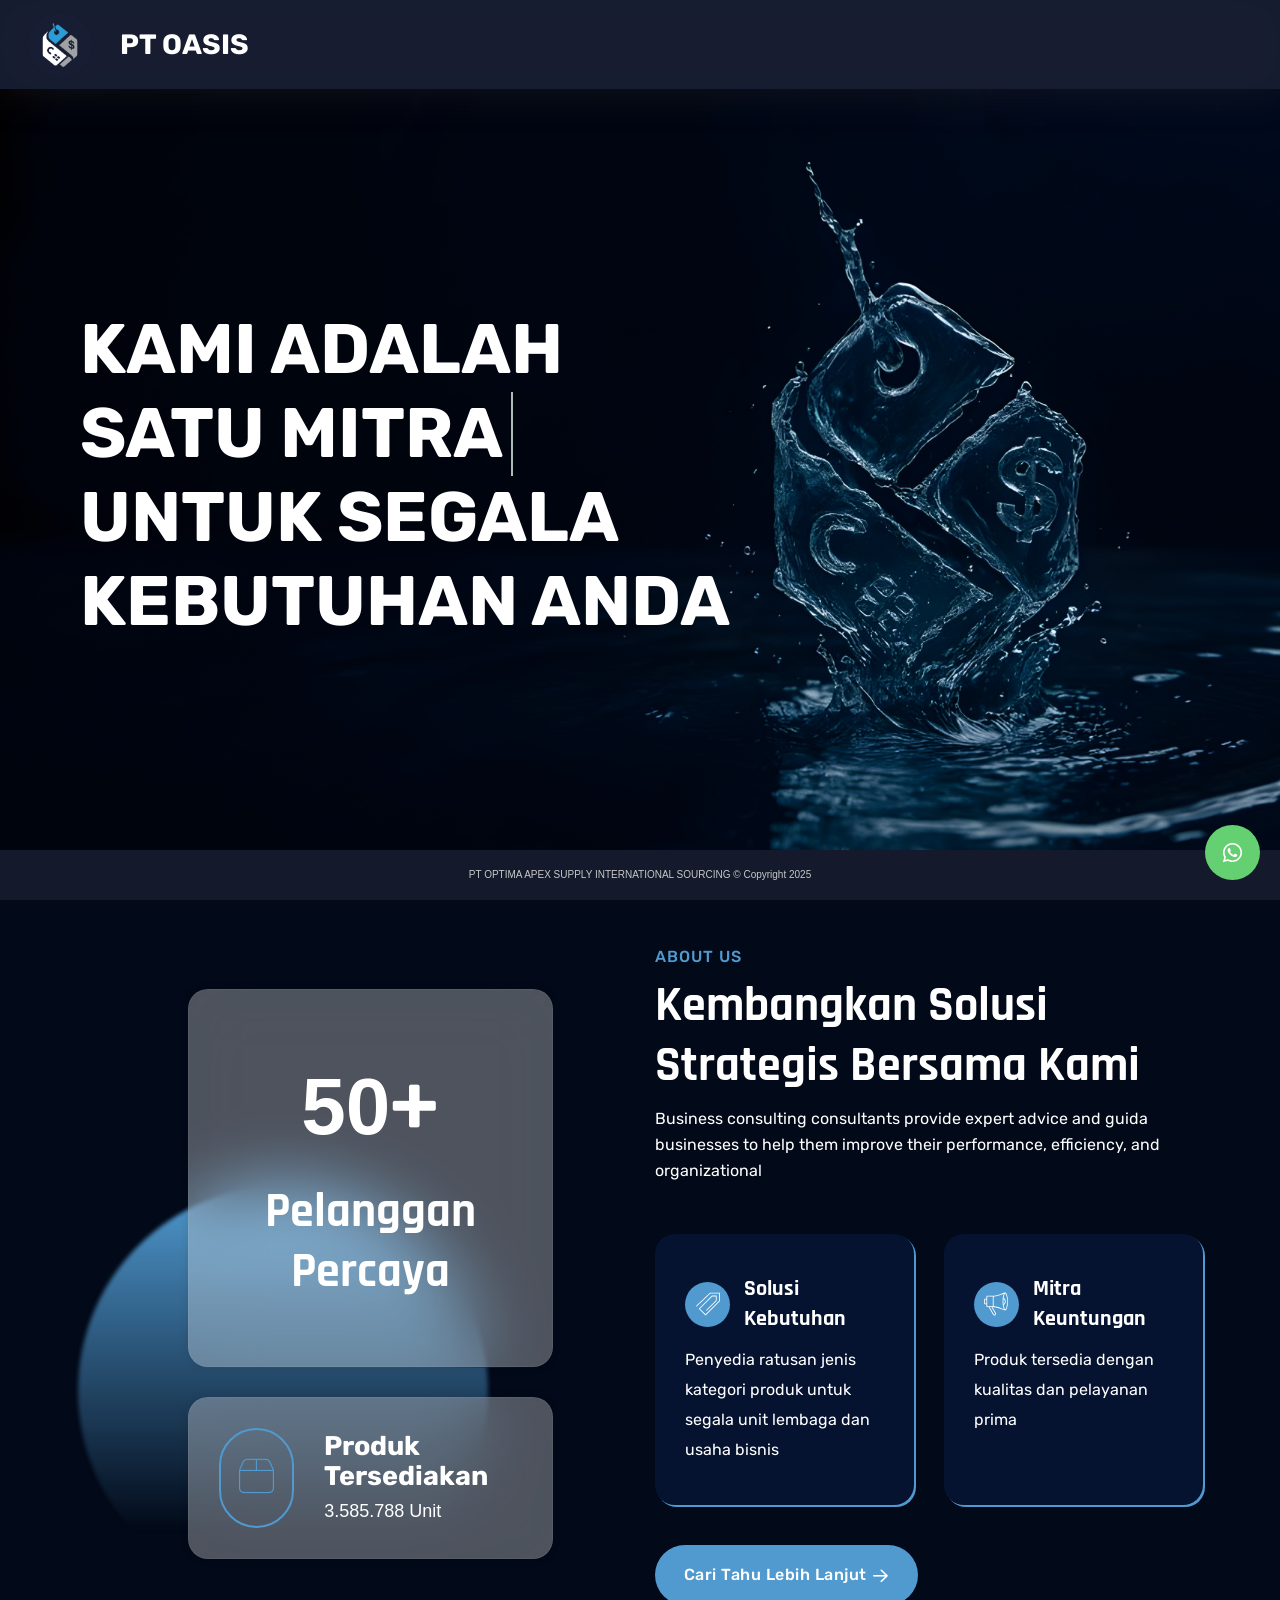
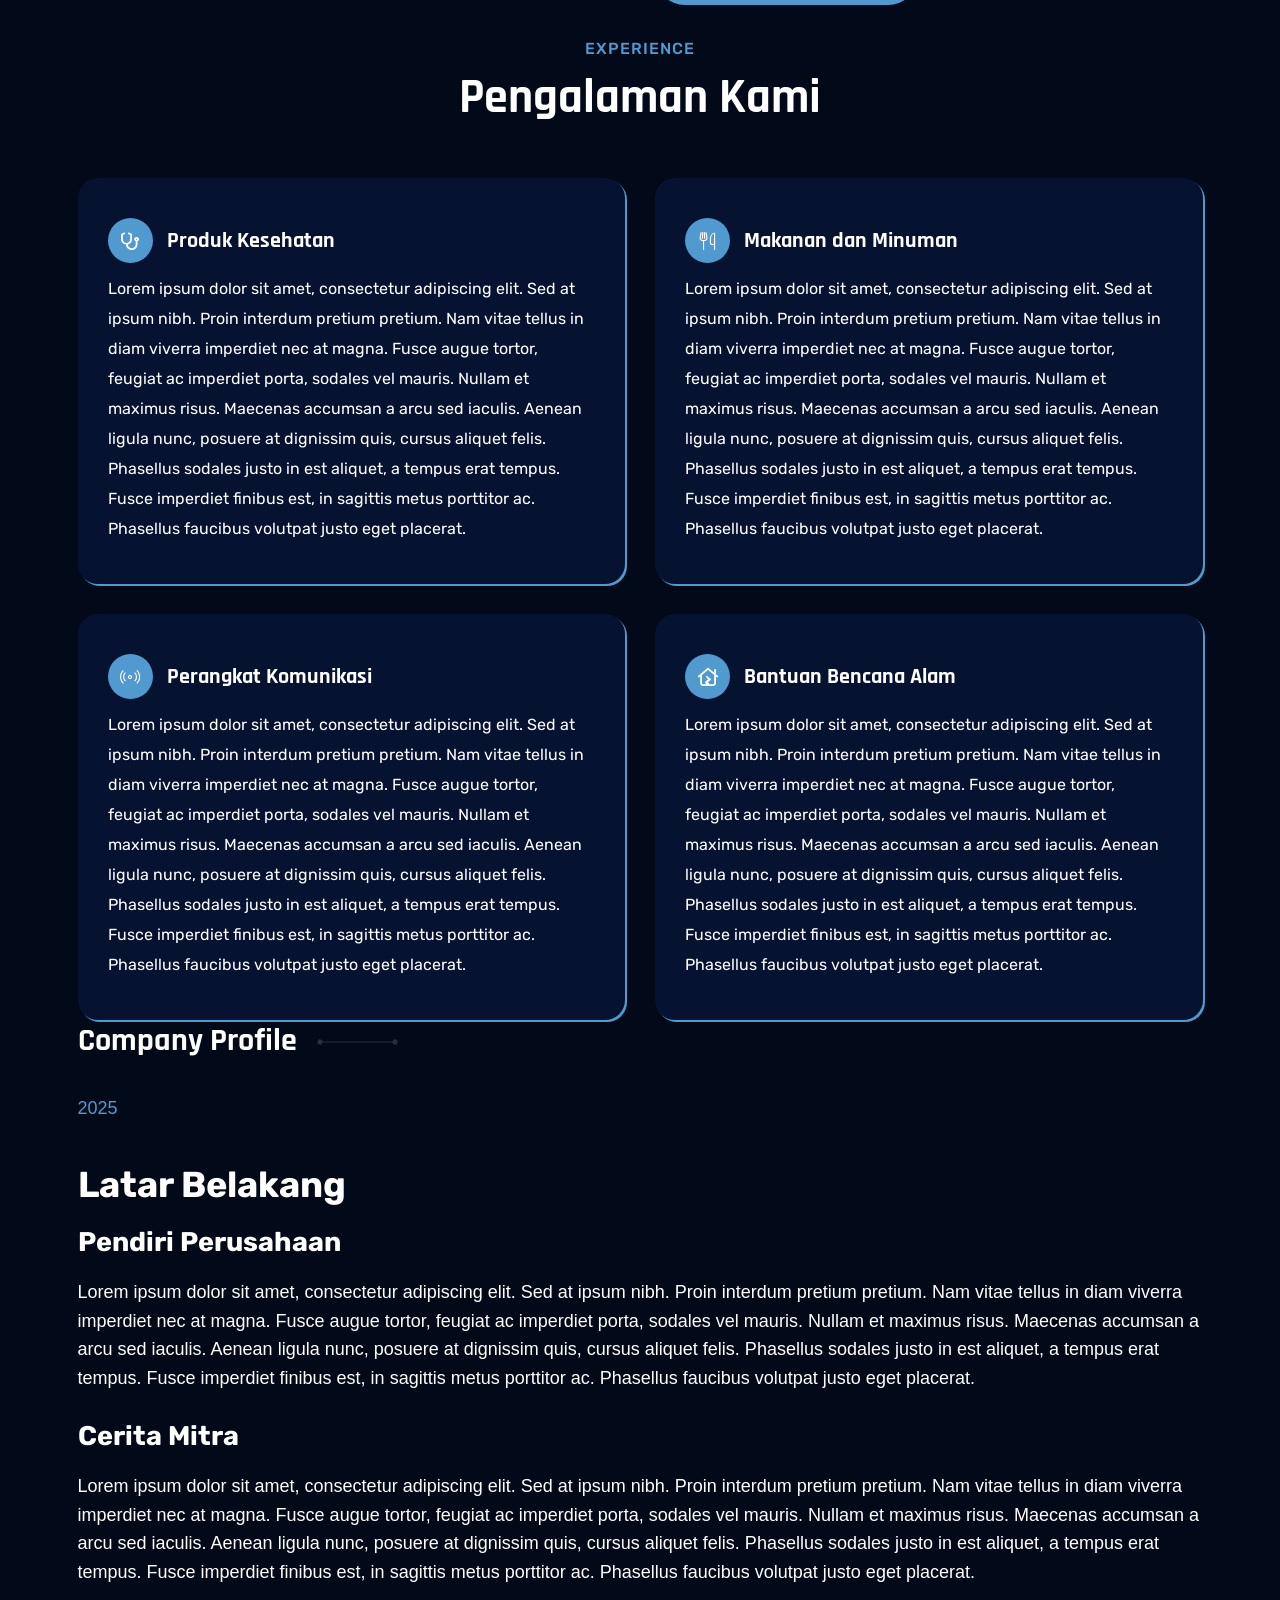
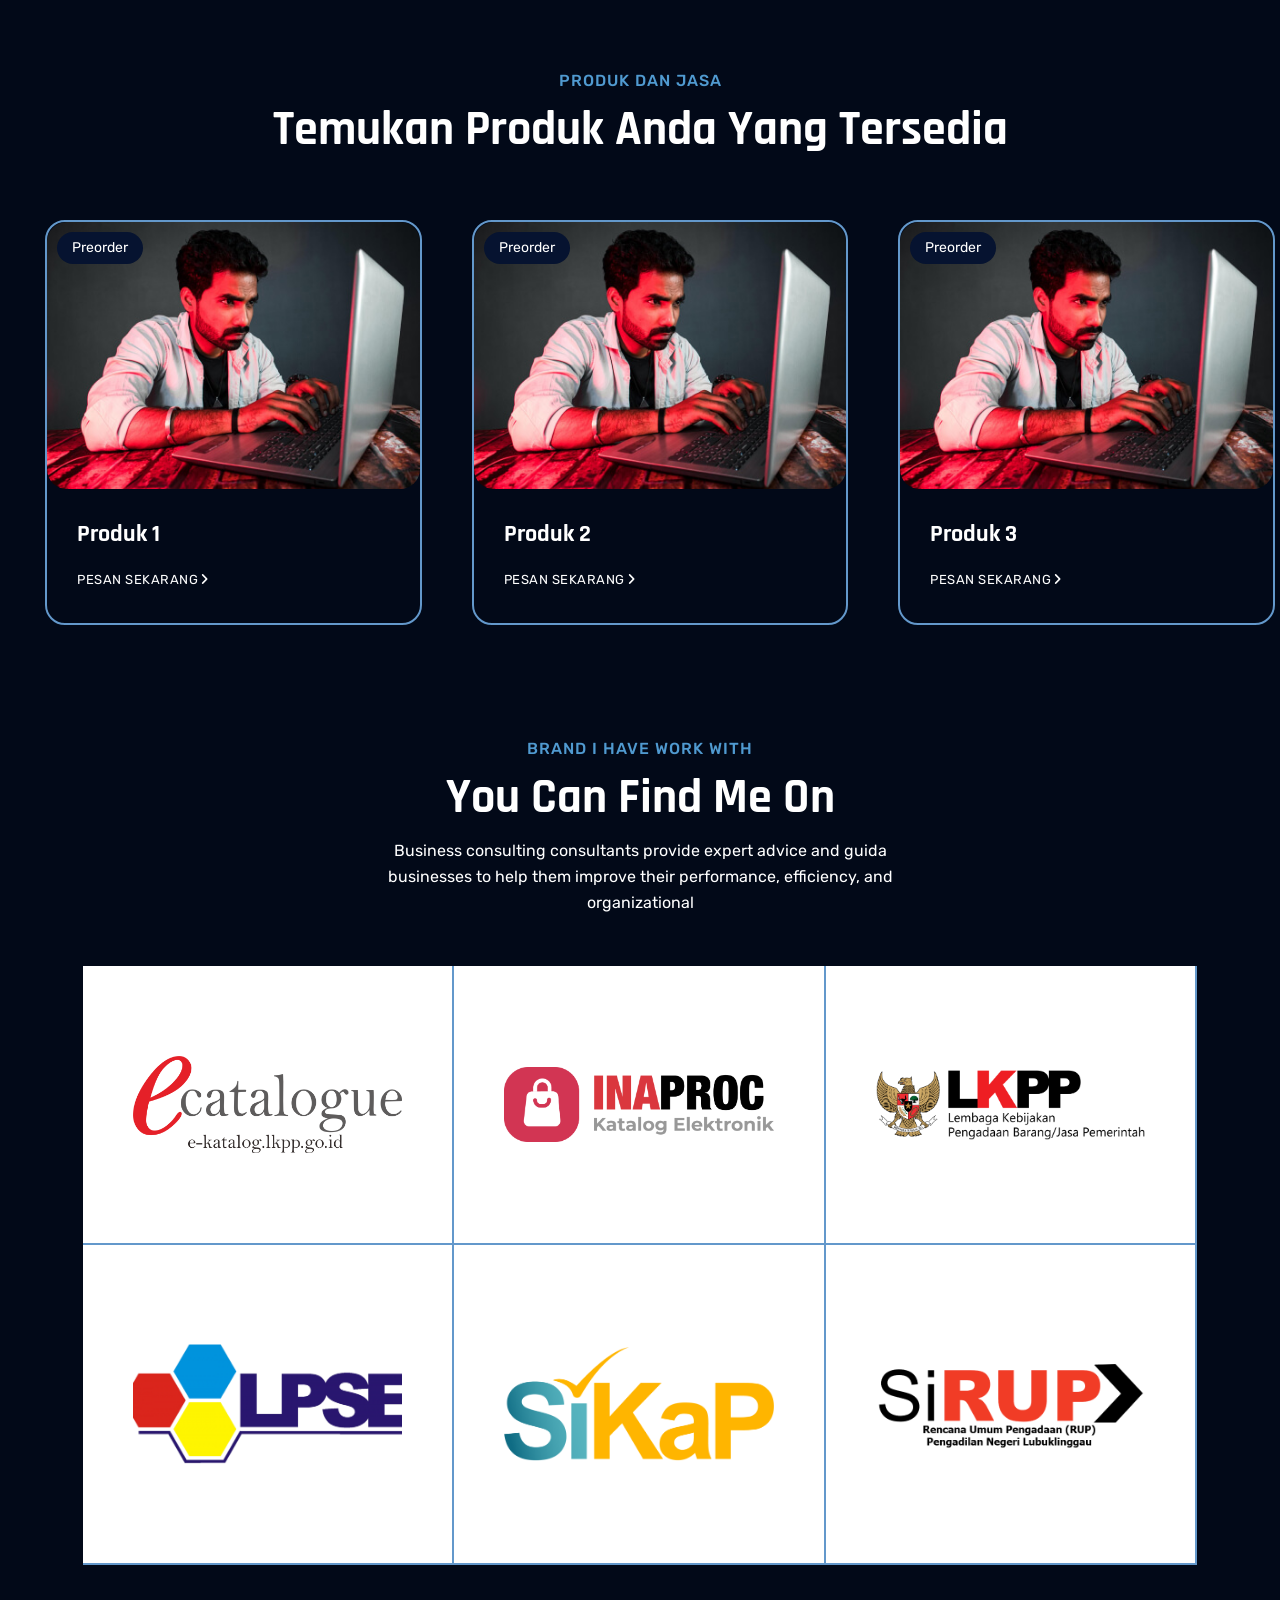
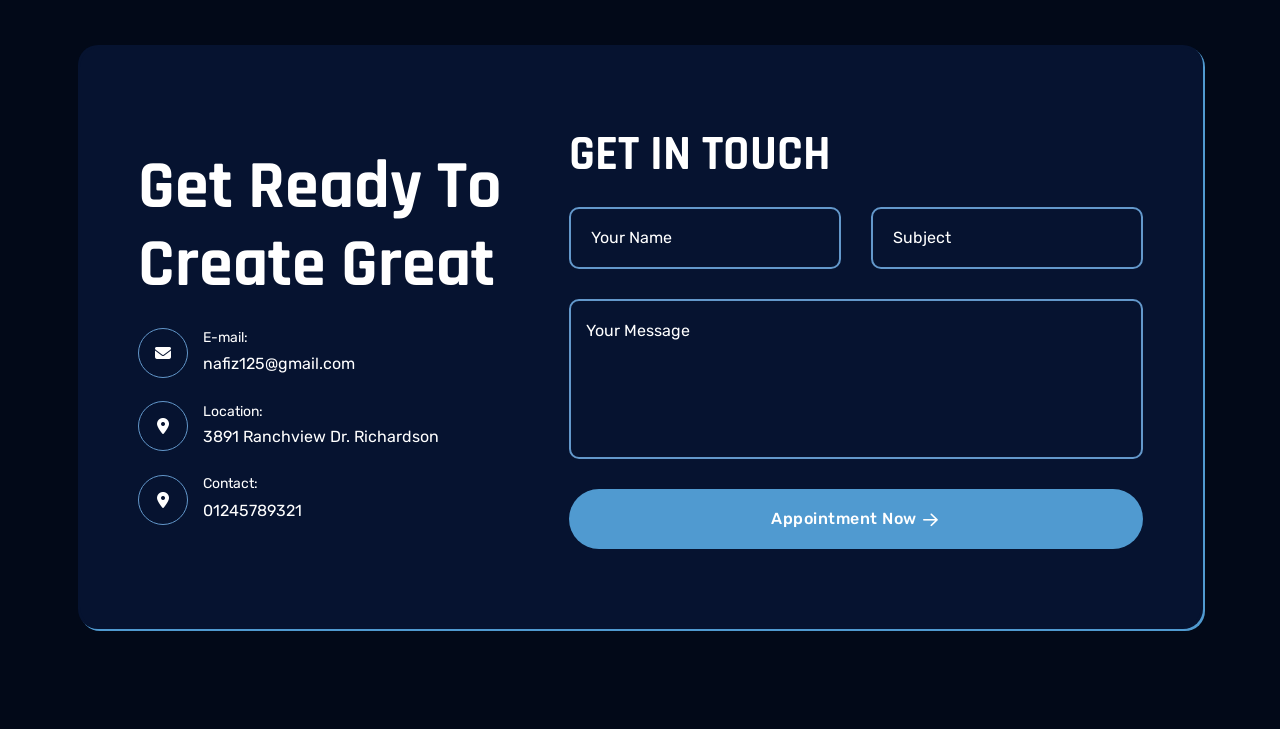
<file: professional-landing-page.html>
<!DOCTYPE html>
<html lang="en">

<head>
    <meta charset="UTF-8">
    <meta name="viewport" content="width=device-width, initial-scale=1.0">
    <title>Optima Apex Supply International Sourcing</title>
    <!-- Bootstrap min css -->
    <link rel="stylesheet" href="assets/css/vendor/fontawesome.css">
    <link rel="stylesheet" href="assets/css/plugins/swiper.css">
    <link rel="stylesheet" href="assets/css/plugins/odometer.css">
    <link rel="stylesheet" href="assets/css/vendor/animate.min.css">
    <link rel="stylesheet" href="assets/css/vendor/bootstrap.min.css">
    <!-- custom css -->
    <link rel="stylesheet" href="assets/css/style.css">
    <style>
        body.color-blue {
            --color-primary: rgba(80, 154, 208, 1);
        }

        .tmp-section-gapBottom{
            padding: 80px 0 0 0;
        }

        body.tmp-white-version {
            --color-heading: white;
            --color-gray: white;
            --color-gray-2: rgb(6, 19, 48);
            --color-body: white;
            --color-border: rgb(99, 152, 203);
        }

        .tmp-section-gapTop {
            padding-top: 80px;
        }

        .tmp-section-gap {
            padding: 80px 0 0 0;
        }

        .ex-subtitle {
            color: var(--color-primary)
        }

        html,
        body {
            margin: 0;
            transition: all 0.5s ease;
            font-family: 'Lucida Sans', 'Lucida Sans Regular', 'Lucida Grande', 'Lucida Sans Unicode', Geneva, Verdana, sans-serif;
        }

        .bg-blue {
            background: rgb(20, 26, 44) !important;
        }

        .header {
            background-color: rgba(24, 29, 50, 0.9);
            color: rgb(200, 200, 200);
            filter: drop-shadow(0 0 20px rgba(50, 50, 50, 0.4));
            backdrop-filter: blur(20px);
            z-index: 99;
            display: flex;
            padding: 0 20px;
        }

        .sticky {
            position: sticky;
        }

        .logo {
            width: 80px;
            object-fit: contain;
        }

        .company-name {
            font-size: 28px;
            padding: 20px;
            font-weight: bold;
            font-family: var(--font-secondary);
            color: white;
        }

        .content {
            padding-bottom: 100px;
            background-color: rgb(2, 9, 24);
        }

        .main {
            background: url("./custom/wallpaper.jpg") center/cover no-repeat fixed;
            /* background-blend-mode: multiply; */
            /* background-color: rgba(0, 0, 0, 0.4); */
            color: white;
            align-content: center;
            height: 86vh;
            font-weight: bold;
        }

        .main-caption {
            font-size: 70px;
            max-width: 1000px;
            padding: 80px;
            line-height: 1.2em;
            font-family: var(--font-secondary);
        }

        .footer {
            height: 50px;
            background-color: rgb(20, 26, 44);
            color: rgb(200, 200, 200);
            z-index: 1;
            font-size: 10px;
            display: flex;
            justify-content: center;
            align-items: center;
        }

        .fixed {
            position: fixed;
        }

        .t-0 {
            top: 0;
        }

        .b-0 {
            bottom: 0;
        }

        .l-0 {
            left: 0;
        }

        .r-0 {
            right: 0;
        }

        .heading {
            font-size: 20px;
            padding: 10px;
        }

        .white {
            color: white;
        }

        .highlights {
            display: flex;
            gap: 10px;
            margin: 20px;
            max-width: 1200px;
            justify-content: space-evenly;
        }

        .highlights>div {
            width: 100%;
            border-radius: 20px;
            padding: 40px;
            background-color: rgb(20, 26, 44);
        }

        .text-blue {
            color: rgb(101, 184, 244);
        }

        .highlight-content {
            padding: 10px;
        }

        .w-full {
            width: 100%;
        }

        .justify-center {
            justify-content: center;
        }

        .flex {
            display: flex;
        }

        .pt-5 {
            padding-top: 5rem;
        }

        .wrapper {
            overflow: hidden;
            border-radius: 20px !important;
            min-height: 250px;
        }

        #whatsapp-header {
            background-color: rgba(41, 93, 86, 1);
            padding: 20px 20px 20px 20px;
            box-shadow: 0 5px 5px rgba(0, 0, 0, 0.2);
            color: white;
            font-weight: bold;
        }

        .whatsapp-contact {
            display: flex;
            flex-direction: row;
            align-items: center;
            color: white;
            text-decoration: none;
            padding: 20px 20px 20px 20px;
            border-bottom: 1px solid lightgray;
            background-color: #128C7E;
            margin: 20px;
            border-radius: 20px;
            filter: drop-shadow(0 0 10px rgba(0, 0, 0, 0.2));
            transition: background-color 0.3s ease;
        }

        .whatsapp-contact>a:focus {
            border: none;
        }

        .whatsapp-contact>a:focus-visible {
            border: none;
        }

        .whatsapp-contact:hover {
            background-color: #075f55;
            color: white;
        }

        .whatsapp-photo {
            background-color: #128C7E;
            border-radius: 200px;
            padding: 10px;
            margin: 10px 10px 10px 20px;
        }

        .whatsapp-contact-name {
            font-size: large;
        }

        .ready-chatting-option>label {
            background: rgb(101, 208, 114) !important;
        }

        .overflow-x-scroll {
            overflow-x: scroll;
        }

        .no-wrap {
            flex-wrap: nowrap;
        }

        .horizontal-scroll-container {
            width: 100%;
            margin: 0;
            padding: 30px;
            gap: 20px;
        }

        .our-supported-company-area>.container>.row {
            border: none;
        }
        .our-supported-company-area>.container>.row>div {
            width: 33%;
        }

        @media only screen and (min-width: 1200px) {
            .our-supported-company-area>.container>.row>div>div>img {
                padding: 50px;
            }
        }

        /* mobile screen */
        @media only screen and (max-width: 800px) {
            .main-caption {
                width: 100%;
                max-width: unset;
                padding: 40px;
                font-size: 24px;
            }

            .highlights {
                display: flex;
                flex-direction: column;
                gap: 10px;
            }

            .highlights>div {
                width: auto;
            }
        }
    </style>
</head>

<body class="spybody color-blue tmp-white-version bg-blue" data-spy="scroll" data-bs-target=".navbar-example2"
    data-offset="150">
    <div class="header sticky t-0">
        <img src="./custom/logo.png" class="logo" alt="" srcset="">
        <div class="company-name">PT OASIS</div>
    </div>
    <div class="content">
        <div class="main">
            <div class="main-caption white">
                <div>KAMI ADALAH</div>
                <div>SATU
                    <span class="header-caption">
                        <span class="cd-headline clip is-full-width">
                            <span class="cd-words-wrapper">
                                <b class="is-visible theme-gradient">MITRA</b>
                                <b class="is-hidden theme-gradient">JAWABAN</b>
                                <b class="is-hidden theme-gradient">TEMPAT</b>
                                <b class="is-hidden theme-gradient">TUJUAN</b>
                                <b class="is-hidden theme-gradient">PARTNER</b>
                                <b class="is-hidden theme-gradient">SOLUSI</b>
                            </span>
                        </span>
                    </span>
                </div>
                <div>UNTUK SEGALA KEBUTUHAN ANDA</div>
            </div>
        </div>
        <section class="about-us-area tmp-section-gapTop" id="about">
            <div class="container">
                <div class="row align-items-center">
                    <div class="col-lg-6">
                        <div class="about-us-left-content-wrap bg-vactor-one">
                            <div class="years-of-experience-card tmp-scroll-trigger tmp-fade-in animation-order-1">
                                <h2 class="counter card-title"><span class="odometer" data-count="50">00</span>+
                                </h2>
                                <p class="card-para">Pelanggan Percaya</p>
                            </div>
                            <div class="design-card tmp-scroll-trigger tmp-fade-in animation-order-2">
                                <div class="design-card-img">
                                    <div class="icon"><i class="fa-sharp fa-thin fa-box"></i></div>
                                </div>
                                <div class="card-info">
                                    <h3 class="card-title">Produk Tersediakan</h3>
                                    <p class="card-para">3.585.788 Unit</p>
                                </div>
                            </div>
                        </div>
                    </div>
                    <div class="col-lg-6">
                        <div class="about-us-right-content-wrap">
                            <div class="section-head text-align-left mb--50">
                                <div class="section-sub-title tmp-scroll-trigger tmp-fade-in animation-order-1">
                                    <span class="subtitle">About Us</span>
                                </div>
                                <h2 class="title split-collab tmp-scroll-trigger tmp-fade-in animation-order-2">
                                    Kembangkan Solusi Strategis Bersama Kami</h2>
                                <p class="description tmp-scroll-trigger tmp-fade-in animation-order-3">Business
                                    consulting
                                    consultants provide expert advice and guida
                                    businesses to help them improve their performance, efficiency, and organizational
                                </p>
                            </div>
                            <div class="about-us-section-card row g-5">

                                <div class="col-lg-6 col-md-6 col-sm-6 col-12">
                                    <div
                                        class="about-us-card tmponhover tmp-scroll-trigger tmp-fade-in animation-order-4">
                                        <div class="card-head">
                                            <div class="logo-img">
                                                <img src="assets/images/about/logo-1.svg" alt="logo">
                                            </div>
                                            <h3 class="card-title">Solusi Kebutuhan</h3>
                                        </div>
                                        <p class="card-para">Penyedia ratusan jenis kategori produk untuk segala unit
                                            lembaga dan usaha bisnis
                                        </p>
                                    </div>
                                </div>

                                <div class="col-lg-6 col-md-6 col-sm-6 col-12">
                                    <div
                                        class="about-us-card tmponhover tmp-scroll-trigger tmp-fade-in animation-order-5">
                                        <div class="card-head">
                                            <div class="logo-img">
                                                <img src="assets/images/about/logo-2.svg" alt="logo">
                                            </div>
                                            <h3 class="card-title">Mitra Keuntungan</h3>
                                        </div>
                                        <p class="card-para">Produk tersedia dengan kualitas dan pelayanan prima
                                        </p>
                                    </div>
                                </div>

                            </div>
                            <div class="about-btn mt--40 tmp-scroll-trigger tmp-fade-in animation-order-6">
                                <a class="tmp-btn hover-icon-reverse radius-round" href="about.html">
                                    <span class="icon-reverse-wrapper">
                                        <span class="btn-text">Cari tahu lebih lanjut</span>
                                        <span class="btn-icon"><i class="fa-sharp fa-regular fa-arrow-right"></i></span>
                                        <span class="btn-icon"><i class="fa-sharp fa-regular fa-arrow-right"></i></span>
                                    </span>
                                </a>
                            </div>
                        </div>
                    </div>
                </div>
            </div>
        </section>
        <div class="tmp-service-area tmp-section-gapBottom pt-5" id="service">
            <div class="container">
                <div class="row">
                    <div class="col-lg-12">
                        <div class="section-head mb--50">
                            <div
                                class="section-sub-title center-title tmp-scroll-trigger tmp-fade-in animation-order-1">
                                <span class="subtitle">Experience</span>
                            </div>
                            <h2 class="title split-collab tmp-scroll-trigger tmp-fade-in animation-order-2">Pengalaman
                                Kami
                            </h2>
                        </div>
                    </div>
                </div>
                <div class="about-us-section-card row g-5">
                    <div class="col-lg-6 col-md-6 col-sm-6 col-12">
                        <div class="about-us-card tmp-scroll-trigger tmponhover tmp-fade-in animation-order-4"
                            style="--x: 153px; --y: 11px;">
                            <div class="card-head">
                                <div class="logo-img">
                                    <i class="fa-regular fa-stethoscope"></i>
                                </div>
                                <h3 class="card-title">Produk Kesehatan</h3>
                            </div>
                            <p class="card-para">Lorem ipsum dolor sit amet, consectetur adipiscing elit. Sed at ipsum
                                nibh. Proin interdum pretium pretium. Nam vitae tellus in diam viverra imperdiet nec at
                                magna. Fusce augue tortor, feugiat ac imperdiet porta, sodales vel mauris. Nullam et
                                maximus risus. Maecenas accumsan a arcu sed iaculis. Aenean ligula nunc, posuere at
                                dignissim quis, cursus aliquet felis. Phasellus sodales justo in est aliquet, a tempus
                                erat tempus. Fusce imperdiet finibus est, in sagittis metus porttitor ac. Phasellus
                                faucibus volutpat justo eget placerat.
                            </p>
                        </div>
                    </div>
                    <div class="col-lg-6 col-md-6 col-sm-6 col-12">
                        <div class="about-us-card tmp-scroll-trigger tmponhover tmp-fade-in animation-order-5"
                            style="--x: 193px; --y: 152px;">
                            <div class="card-head">
                                <div class="logo-img">
                                    <i class="fa-light fa-utensils"></i>
                                </div>
                                <h3 class="card-title">Makanan dan Minuman</h3>
                            </div>
                            <p class="card-para">Lorem ipsum dolor sit amet, consectetur adipiscing elit. Sed at ipsum
                                nibh. Proin interdum pretium pretium. Nam vitae tellus in diam viverra imperdiet nec at
                                magna. Fusce augue tortor, feugiat ac imperdiet porta, sodales vel mauris. Nullam et
                                maximus risus. Maecenas accumsan a arcu sed iaculis. Aenean ligula nunc, posuere at
                                dignissim quis, cursus aliquet felis. Phasellus sodales justo in est aliquet, a tempus
                                erat tempus. Fusce imperdiet finibus est, in sagittis metus porttitor ac. Phasellus
                                faucibus volutpat justo eget placerat.
                            </p>
                        </div>
                    </div>
                    <div class="col-lg-6 col-md-6 col-sm-6 col-12">
                        <div class="about-us-card tmp-scroll-trigger tmponhover tmp-fade-in animation-order-4"
                            style="--x: 339px; --y: -1px;">
                            <div class="card-head">
                                <div class="logo-img">
                                    <i class="fa-light fa-signal-stream"></i>
                                </div>
                                <h3 class="card-title">Perangkat Komunikasi</h3>
                            </div>
                            <p class="card-para">Lorem ipsum dolor sit amet, consectetur adipiscing elit. Sed at ipsum
                                nibh. Proin interdum pretium pretium. Nam vitae tellus in diam viverra imperdiet nec at
                                magna. Fusce augue tortor, feugiat ac imperdiet porta, sodales vel mauris. Nullam et
                                maximus risus. Maecenas accumsan a arcu sed iaculis. Aenean ligula nunc, posuere at
                                dignissim quis, cursus aliquet felis. Phasellus sodales justo in est aliquet, a tempus
                                erat tempus. Fusce imperdiet finibus est, in sagittis metus porttitor ac. Phasellus
                                faucibus volutpat justo eget placerat.
                            </p>
                        </div>
                    </div>
                    <div class="col-lg-6 col-md-6 col-sm-6 col-12">
                        <div class="about-us-card tmp-scroll-trigger tmponhover tmp-fade-in animation-order-5"
                            style="--x: 15px; --y: 61px;">
                            <div class="card-head">
                                <div class="logo-img">
                                    <i class="fa-regular fa-house-chimney-crack"></i>
                                </div>
                                <h3 class="card-title">Bantuan Bencana Alam</h3>
                            </div>
                            <p class="card-para">Lorem ipsum dolor sit amet, consectetur adipiscing elit. Sed at ipsum
                                nibh. Proin interdum pretium pretium. Nam vitae tellus in diam viverra imperdiet nec at
                                magna. Fusce augue tortor, feugiat ac imperdiet porta, sodales vel mauris. Nullam et
                                maximus risus. Maecenas accumsan a arcu sed iaculis. Aenean ligula nunc, posuere at
                                dignissim quis, cursus aliquet felis. Phasellus sodales justo in est aliquet, a tempus
                                erat tempus. Fusce imperdiet finibus est, in sagittis metus porttitor ac. Phasellus
                                faucibus volutpat justo eget placerat.
                            </p>
                        </div>
                    </div>
                </div>
            </div>
        </div>
        <div class="container">
            <h2 class="custom-title mb-32 tmp-scroll-trigger tmp-fade-in animation-order-1">Company Profile<span><img
                        src="assets/images/custom-line/custom-line.png" alt="custom-line"></span></h2>
            <div class="experience-content tmp-scroll-trigger tmp-fade-in animation-order-1">
                <p class="ex-subtitle">2025</p>
                <h2 class="ex-name">Latar Belakang</h2>
                <h3 class="ex-title">Pendiri Perusahaan</h3>
                <p class="ex-para">Lorem ipsum dolor sit amet, consectetur adipiscing elit. Sed at ipsum nibh. Proin
                    interdum pretium pretium. Nam vitae tellus in diam viverra imperdiet nec at magna. Fusce augue
                    tortor, feugiat ac imperdiet porta, sodales vel mauris. Nullam et maximus risus. Maecenas accumsan a
                    arcu sed iaculis. Aenean ligula nunc, posuere at dignissim quis, cursus aliquet felis. Phasellus
                    sodales justo in est aliquet, a tempus erat tempus. Fusce imperdiet finibus est, in sagittis metus
                    porttitor ac. Phasellus faucibus volutpat justo eget placerat.</p>
            </div>
            <br>
            <div class="experience-content tmp-scroll-trigger tmp-fade-in animation-order-2">
                <h3 class="ex-title">Cerita Mitra</h3>
                <p class="ex-para">Lorem ipsum dolor sit amet, consectetur adipiscing elit. Sed at ipsum nibh. Proin
                    interdum pretium pretium. Nam vitae tellus in diam viverra imperdiet nec at magna. Fusce augue
                    tortor, feugiat ac imperdiet porta, sodales vel mauris. Nullam et maximus risus. Maecenas accumsan a
                    arcu sed iaculis. Aenean ligula nunc, posuere at dignissim quis, cursus aliquet felis. Phasellus
                    sodales justo in est aliquet, a tempus erat tempus. Fusce imperdiet finibus est, in sagittis metus
                    porttitor ac. Phasellus faucibus volutpat justo eget placerat.</p>
            </div>
        </div>

        <section class="blog-and-news-are tmp-section-gap" id="blog">
            <div class="container">
                <div class="section-head">
                    <div class="section-sub-title center-title tmp-scroll-trigger tmp-fade-in animation-order-1">
                        <span class="subtitle">Produk dan Jasa</span>
                    </div>
                    <h2 class="title split-collab tmp-scroll-trigger tmp-fade-in animation-order-2">Temukan Produk Anda
                        Yang Tersedia</h2>
                </div>

            </div>
            <div class="row flex overflow-x-scroll no-wrap horizontal-scroll-container">
                <div class="col-lg-4 col-md-6 col-sm-6">
                    <div
                        class="blog-card tmp-hover-link image-box-hover tmp-scroll-trigger tmp-fade-in animation-order-1">
                        <div class="img-box">
                            <img class="w-100" src="assets/images/blog/blog-img-1.jpg" alt="Blog Thumbnail">
                            <ul class="blog-tags">
                                <li>Preorder</li>
                            </ul>
                        </div>
                        <div class="blog-content-wrap">
                            <h3 class="blog-title">Produk 1</h3>
                            <div class="more-btn tmp-link-animation">
                                <a href="blog-details.html" class="read-more-btn">Pesan Sekarang<span
                                        class="read-more-icon"><i class="fa-solid fa-angle-right"></i></span></a>
                            </div>
                        </div>
                    </div>
                </div>
                <div class="col-lg-4 col-md-6 col-sm-6">
                    <div
                        class="blog-card tmp-hover-link image-box-hover tmp-scroll-trigger tmp-fade-in animation-order-2">
                        <div class="img-box">
                            <img class="w-100" src="assets/images/blog/blog-img-1.jpg" alt="Blog Thumbnail">
                            <ul class="blog-tags">
                                <li>Preorder</li>
                            </ul>
                        </div>
                        <div class="blog-content-wrap">
                            <h3 class="blog-title">Produk 2</h3>
                            <div class="more-btn tmp-link-animation">
                                <a href="blog-details.html" class="read-more-btn">Pesan Sekarang<span
                                        class="read-more-icon"><i class="fa-solid fa-angle-right"></i></span></a>
                            </div>
                        </div>
                    </div>
                </div>
                <div class="col-lg-4 col-md-6 col-sm-6">
                    <div
                        class="blog-card tmp-hover-link image-box-hover tmp-scroll-trigger tmp-fade-in animation-order-3">
                        <div class="img-box">
                            <img class="w-100" src="assets/images/blog/blog-img-1.jpg" alt="Blog Thumbnail">
                            <ul class="blog-tags">
                                <li>Preorder</li>
                            </ul>
                        </div>
                        <div class="blog-content-wrap">
                            <h3 class="blog-title">Produk 3</h3>
                            <div class="more-btn tmp-link-animation">
                                <a href="blog-details.html" class="read-more-btn">Pesan Sekarang<span
                                        class="read-more-icon"><i class="fa-solid fa-angle-right"></i></span></a>
                            </div>
                        </div>
                    </div>
                </div>
                <div class="col-lg-4 col-md-6 col-sm-6">
                    <div
                        class="blog-card tmp-hover-link image-box-hover tmp-scroll-trigger tmp-fade-in animation-order-4">
                        <div class="img-box">
                            <img class="w-100" src="assets/images/blog/blog-img-1.jpg" alt="Blog Thumbnail">
                            <ul class="blog-tags">
                                <li>Preorder</li>
                            </ul>
                        </div>
                        <div class="blog-content-wrap">
                            <h3 class="blog-title">Produk 4</h3>
                            <div class="more-btn tmp-link-animation">
                                <a href="blog-details.html" class="read-more-btn">Pesan Sekarang<span
                                        class="read-more-icon"><i class="fa-solid fa-angle-right"></i></span></a>
                            </div>
                        </div>
                    </div>
                </div>
                <div class="col-lg-4 col-md-6 col-sm-6">
                    <div
                        class="blog-card tmp-hover-link image-box-hover tmp-scroll-trigger tmp-fade-in animation-order-5">
                        <div class="img-box">
                            <a href="blog-details.html">
                                <img class="w-100" src="assets/images/blog/blog-img-2.jpg" alt="Blog Thumbnail">
                            </a>
                            <ul class="blog-tags">
                                <li>Preorder</li>
                            </ul>
                        </div>
                        <div class="blog-content-wrap">
                            <h3 class="blog-title">Produk 5</h3>
                            <div class="more-btn tmp-link-animation">
                                <a href="blog-details.html" class="read-more-btn">Pesan Sekarang<span
                                        class="read-more-icon"><i class="fa-solid fa-angle-right"></i></span></a>
                            </div>
                        </div>
                    </div>
                </div>
                <div class="col-lg-4 col-md-6 col-sm-6">
                    <div
                        class="blog-card tmp-hover-link image-box-hover tmp-scroll-trigger tmp-fade-in animation-order-6">
                        <div class="img-box">
                            <a href="blog-details.html">
                                <img class="w-100" src="assets/images/blog/blog-img-3.jpg" alt="Blog Thumbnail">
                            </a>
                            <ul class="blog-tags">
                                <li>Preorder</li>
                            </ul>
                        </div>
                        <div class="blog-content-wrap">
                            <h3 class="blog-title">Produk 6</h3>
                            <div class="more-btn tmp-link-animation">
                                <a href="blog-details.html" class="read-more-btn">Pesan Sekarang<span
                                        class="read-more-icon"><i class="fa-solid fa-angle-right"></i></span></a>
                            </div>
                        </div>
                    </div>
                </div>
            </div>
        </section>

        <div class="section-title-brand-area tmp-section-gapTop">
            <div class="container">
                <div class="row">
                    <div class="col-lg-12">
                        <div class="section-head mb--50">
                            <div
                                class="section-sub-title center-title tmp-scroll-trigger tmp-fade-in animation-order-1">
                                <span class="subtitle">Brand I have Work With</span>
                            </div>
                            <h2 class="title split-collab tmp-scroll-trigger tmp-fade-in animation-order-2">You Can Find
                                Me On
                            </h2>
                            <p class="description section-sm tmp-scroll-trigger tmp-fade-in animation-order-3"> Business
                                consulting
                                consultants provide expert advice and guida
                                businesses to help them improve their performance, efficiency, and organizational </p>
                        </div>
                    </div>
                </div>
            </div>
        </div>
        <!-- section-title-for-header end -->

        <div class="our-supported-company-area">
            <div class="container">
                <div class="row justify-content-center">
                    <div class="col-xl-3 col-lg-3 col-md-3 col-sm-6">
                        <div class="support-company-logo tmp-scroll-trigger tmp-fade-in animation-order-1 bg-white">
                            <img src="custom/e-catalogue.png" alt="e-catalogue">
                        </div>
                    </div>
                    <div class="col-xl-3 col-lg-3 col-md-3 col-sm-6">
                        <div class="support-company-logo tmp-scroll-trigger tmp-fade-in animation-order-2 bg-white">
                            <img src="custom/inaproc.png" alt="INAPROC">
                        </div>
                    </div>
                    <div class="col-xl-3 col-lg-3 col-md-3 col-sm-6">
                        <div class="support-company-logo tmp-scroll-trigger tmp-fade-in animation-order-3 bg-white">
                            <img src="custom/lkpp.png" alt="LKPP">
                        </div>
                    </div>
                    <div class="col-xl-3 col-lg-3 col-md-3 col-sm-6">
                        <div class="support-company-logo tmp-scroll-trigger tmp-fade-in animation-order-4 bg-white">
                            <img src="custom/lpse.png" alt="LPSE">
                        </div>
                    </div>
                    <div class="col-xl-3 col-lg-3 col-md-3 col-sm-6">
                        <div class="support-company-logo tmp-scroll-trigger tmp-fade-in animation-order-5 bg-white">
                            <img src="custom/sikap.png" alt="SIKAP">
                        </div>
                    </div>
                    <div class="col-xl-3 col-lg-3 col-md-3 col-sm-6">
                        <div class="support-company-logo tmp-scroll-trigger tmp-fade-in animation-order-6 bg-white">
                            <img src="custom/sirup.png" alt="SIRUP">
                        </div>
                    </div>
                </div>
            </div>
        </div>

        <section class="get-in-touch-area tmp-section-gapBottom" id="contacts">
            <div class="container">
                <div class="get-in-touch-wrapper tmponhover">
                    <div class="row g-5 align-items-center">
                        <div class="col-lg-5">
                            <div class="contact-inner">
                                <div
                                    class="section-head section-head-one-side text-align-left tmp-scroll-trigger tmp-fade-in animation-order-1">
                                    <span class="title-left">Get Ready To Create Great</span>
                                </div>
                                <ul class="ft-link v2">
                                    <li class="tmp-scroll-trigger tmp-fade-in animation-order-1 tmp-link-animation">
                                        <span class="ft-icon"><i class="fa-solid fa-envelope"></i></span>
                                        <div class="ft-link-wrap">
                                            <h4 class="link-title">E-mail:</h4>
                                            <a href="#">nafiz125@gmail.com</a>
                                        </div>
                                    </li>
                                    <li class="tmp-scroll-trigger tmp-fade-in animation-order-2">
                                        <span class="ft-icon"><i class="fa-solid fa-location-dot"></i></span>
                                        <div class="ft-link-wrap">
                                            <h4 class="link-title">Location:</h4>
                                            <div>3891 Ranchview Dr. Richardson</div>
                                        </div>
                                    </li>
                                    <li class="tmp-scroll-trigger tmp-fade-in animation-order-3 tmp-link-animation">
                                        <span class="ft-icon"><i class="fa-solid fa-location-dot"></i></span>
                                        <div class="ft-link-wrap">
                                            <h4 class="link-title">Contact:</h4>
                                            <a href="#">01245789321</a>
                                        </div>
                                    </li>
                                </ul>
                            </div>
                        </div>
                        <div class="col-lg-7">
                            <div class="contact-inner">
                                <div
                                    class="section-head section-head-one-side text-align-left tmp-scroll-trigger tmp-fade-in animation-order-1">
                                    <span class="title">GET IN TOUCH</span>
                                </div>
                                <div class="contact-form">
                                    <div id="form-messages" class="error"></div>
                                    <form class="tmp-dynamic-form" id="contact-form" onsubmit="submit">
                                        <div class="contact-form-wrapper row">
                                            <div class="col-lg-6">
                                                <div class="form-group">
                                                    <input class="input-field" name="name" id="contact-name"
                                                        placeholder="Your Name" type="text" required>
                                                </div>
                                            </div>

                                            <div class="col-lg-6">
                                                <div class="form-group">
                                                    <input class="input-field" type="text" id="subject" name="subject"
                                                        placeholder="Subject">
                                                </div>
                                            </div>

                                            <div class="col-lg-12">
                                                <div class="form-group">
                                                    <textarea class="input-field" placeholder="Your Message"
                                                        name="message" id="contact-message" required></textarea>
                                                </div>
                                            </div>

                                            <div class="col-lg-12">
                                                <div class="tmp-button-here">
                                                    <button class="tmp-btn hover-icon-reverse radius-round w-100"
                                                        name="submit" type="submit" id="submit">
                                                        <span class="icon-reverse-wrapper">
                                                            <span class="btn-text">Appointment Now</span>
                                                            <span class="btn-icon"><i
                                                                    class="fa-sharp fa-regular fa-arrow-right"></i></span>
                                                            <span class="btn-icon"><i
                                                                    class="fa-sharp fa-regular fa-arrow-right"></i></span>
                                                        </span>
                                                    </button>
                                                </div>
                                            </div>
                                        </div>
                                    </form>

                                </div>

                            </div>
                        </div>
                    </div>
                </div>
            </div>
        </section>
    </div>


    <div class="footer fixed b-0 l-0 r-0">
        PT OPTIMA APEX SUPPLY INTERNATIONAL SOURCING &copy; Copyright 2025
    </div>


    <div class="ready-chatting-option tmp-ready-chat">
        <input type="checkbox" id="click">
        <label for="click">
            <i class="fab fa-whatsapp"></i>
            <i class="fas fa-times"></i>
        </label>
        <div class="wrapper">
            <div id="whatsapp-header">Hubungi Kami</div>
            <a class="whatsapp-contact"
                href="https://wa.me/628131221045?text=Halo%20kak%2C%20aku%20ingin%20melakukan%20pemesanan.%20Apakah%20aku%20boleh%20lihat%20katalognya%3F">
                <div class="whatsapp-contact-name">Ricky (Admin) +62-813-1221-045</div>
            </a>
        </div>
    </div>

    <div class="scrollToTop" style="display: block;">
        <div class="arrowUp">
            <i class="fa-light fa-arrow-up"></i>
        </div>
        <div class="water" style="transform: translate(0px, 87%);">
            <svg viewBox="0 0 560 20" class="water_wave water_wave_back">
                <use xlink:href="#wave"></use>
            </svg>
            <svg viewBox="0 0 560 20" class="water_wave water_wave_front">
                <use xlink:href="#wave"></use>
            </svg>
            <svg version="1.1" xmlns="http://www.w3.org/2000/svg" xmlns:xlink="http://www.w3.org/1999/xlink"
                viewBox="0 0 560 20" style="display: none;">
                <symbol id="wave">
                    <path
                        d="M420,20c21.5-0.4,38.8-2.5,51.1-4.5c13.4-2.2,26.5-5.2,27.3-5.4C514,6.5,518,4.7,528.5,2.7c7.1-1.3,17.9-2.8,31.5-2.7c0,0,0,0,0,0v20H420z"
                        fill="#"></path>
                    <path
                        d="M420,20c-21.5-0.4-38.8-2.5-51.1-4.5c-13.4-2.2-26.5-5.2-27.3-5.4C326,6.5,322,4.7,311.5,2.7C304.3,1.4,293.6-0.1,280,0c0,0,0,0,0,0v20H420z"
                        fill="#"></path>
                    <path
                        d="M140,20c21.5-0.4,38.8-2.5,51.1-4.5c13.4-2.2,26.5-5.2,27.3-5.4C234,6.5,238,4.7,248.5,2.7c7.1-1.3,17.9-2.8,31.5-2.7c0,0,0,0,0,0v20H140z"
                        fill="#"></path>
                    <path
                        d="M140,20c-21.5-0.4-38.8-2.5-51.1-4.5c-13.4-2.2-26.5-5.2-27.3-5.4C46,6.5,42,4.7,31.5,2.7C24.3,1.4,13.6-0.1,0,0c0,0,0,0,0,0l0,20H140z"
                        fill="#"></path>
                </symbol>
            </svg>

        </div>
    </div>

    <script src="assets/js/vendor/jquery.js"></script>
    <script src="assets/js/vendor/jquery-ui.min.js"></script>
    <script src="assets/js/vendor/waypoints.min.js"></script>

    <script src="assets/js/plugins/odometer.js"></script>
    <script src="assets/js/vendor/appear.js"></script>


    <script src="assets/js/vendor/jquery-one-page-nav.js"></script>
    <script src="assets/js/plugins/swiper.js"></script>

    <script src="assets/js/plugins/gsap.js"></script>
    <script src="assets/js/plugins/splittext.js"></script>
    <script src="assets/js/plugins/scrolltigger.js"></script>
    <script src="assets/js/plugins/scrolltoplugins.js"></script>
    <script src="assets/js/plugins/smoothscroll.js"></script>
    <!-- bootstrap Js-->
    <script src="assets/js/vendor/bootstrap.min.js"></script>
    <script src="assets/js/vendor/waw.js"></script>
    <script src="assets/js/plugins/isotop.js"></script>
    <script src="assets/js/plugins/animation.js"></script>
    <script src="assets/js/plugins/contact.form.js"></script>
    <script src="assets/js/vendor/backtop.js"></script>
    <script src="assets/js/plugins/text-type.js"></script>
    <!-- custom Js -->
    <script src="assets/js/main.js"></script>

    <script>
        function submit(e) {
            e.preventDefault();
            window.location.href = 'https://www.google.com'
        }
    </script>
</body>

</html>
</file>
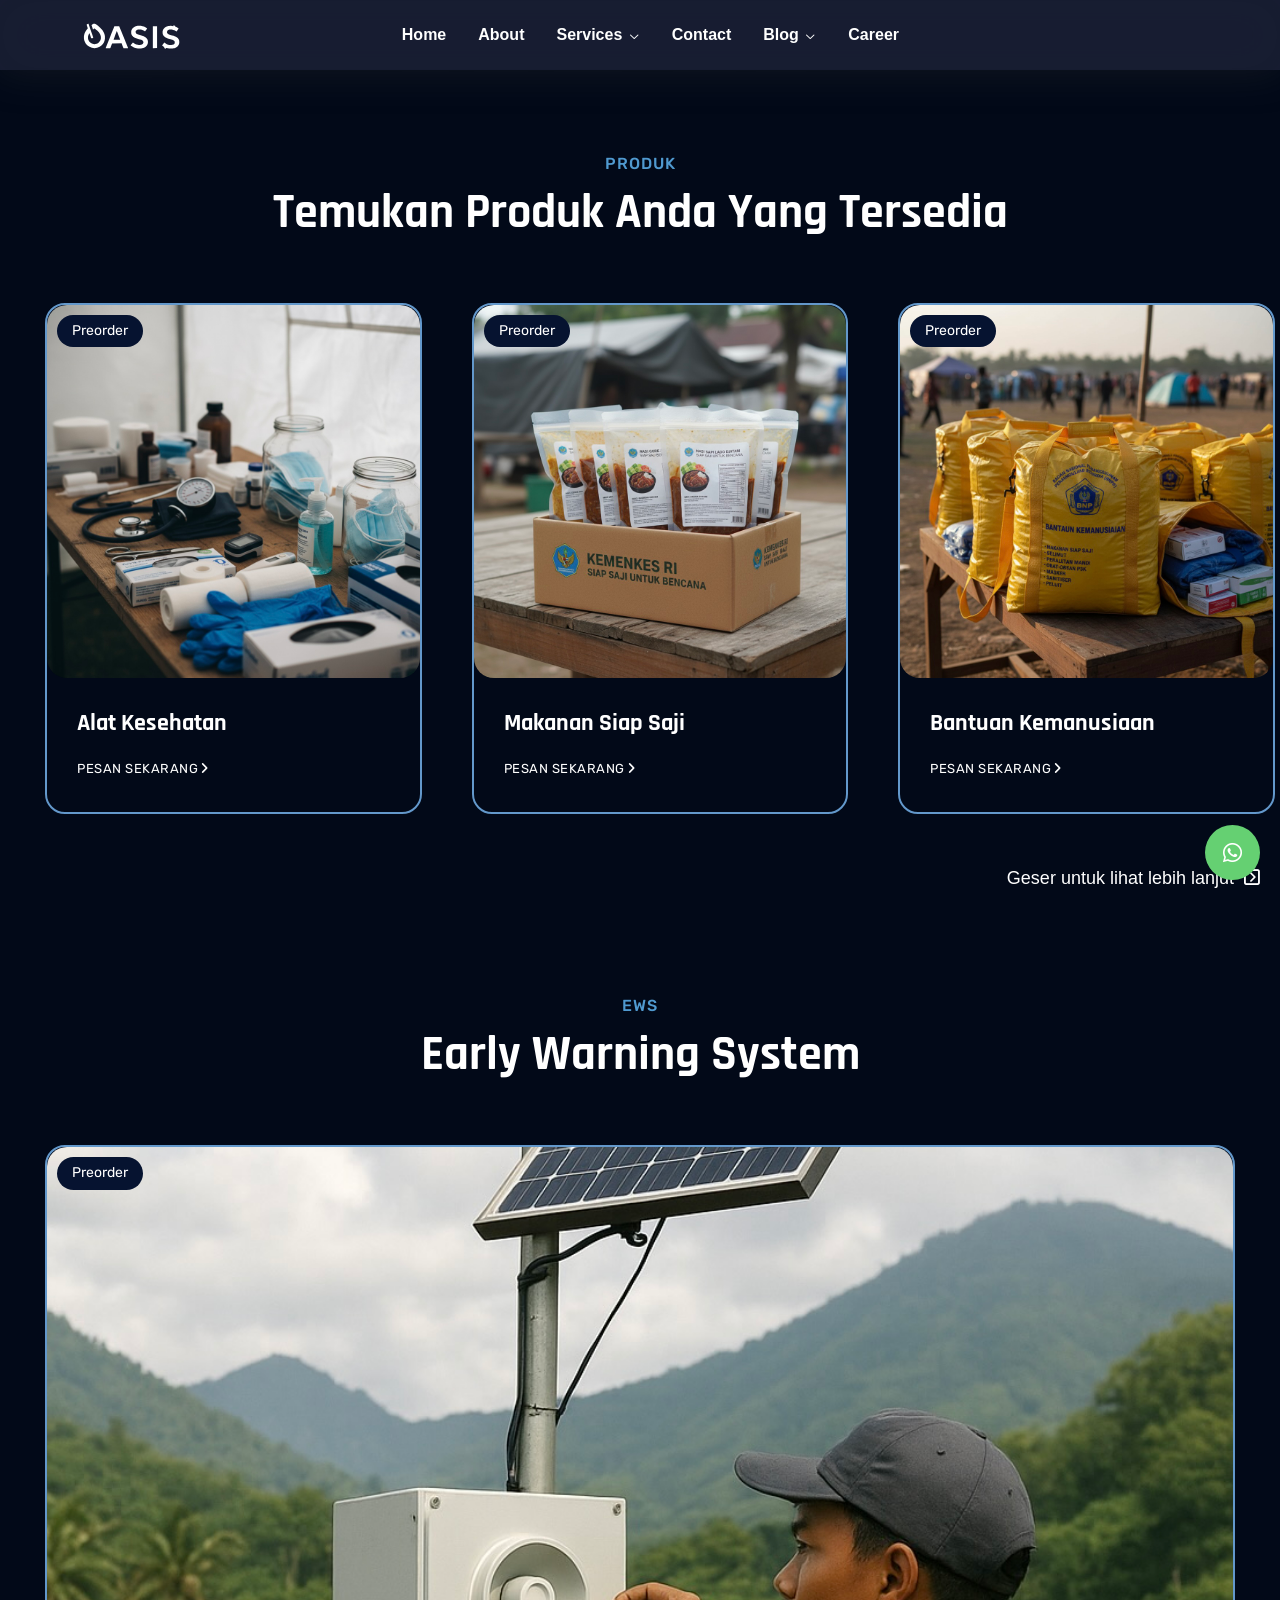
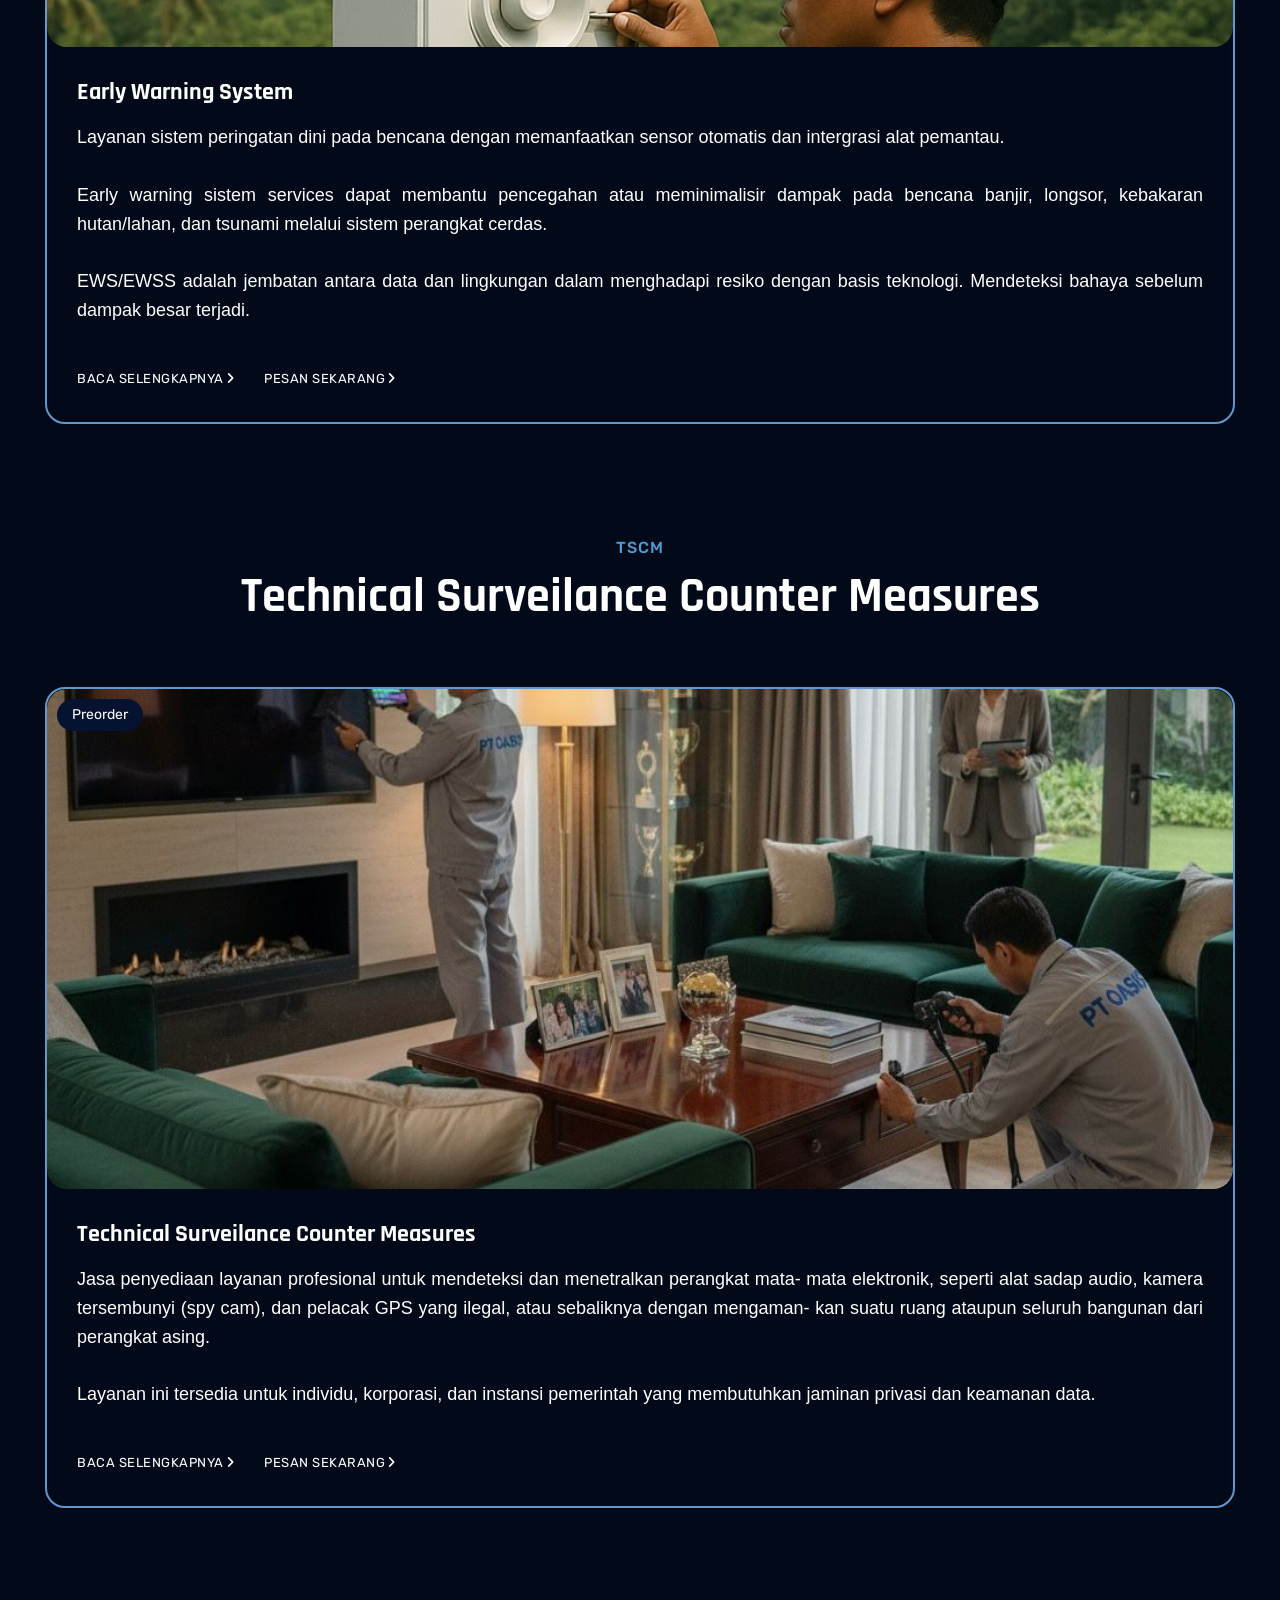
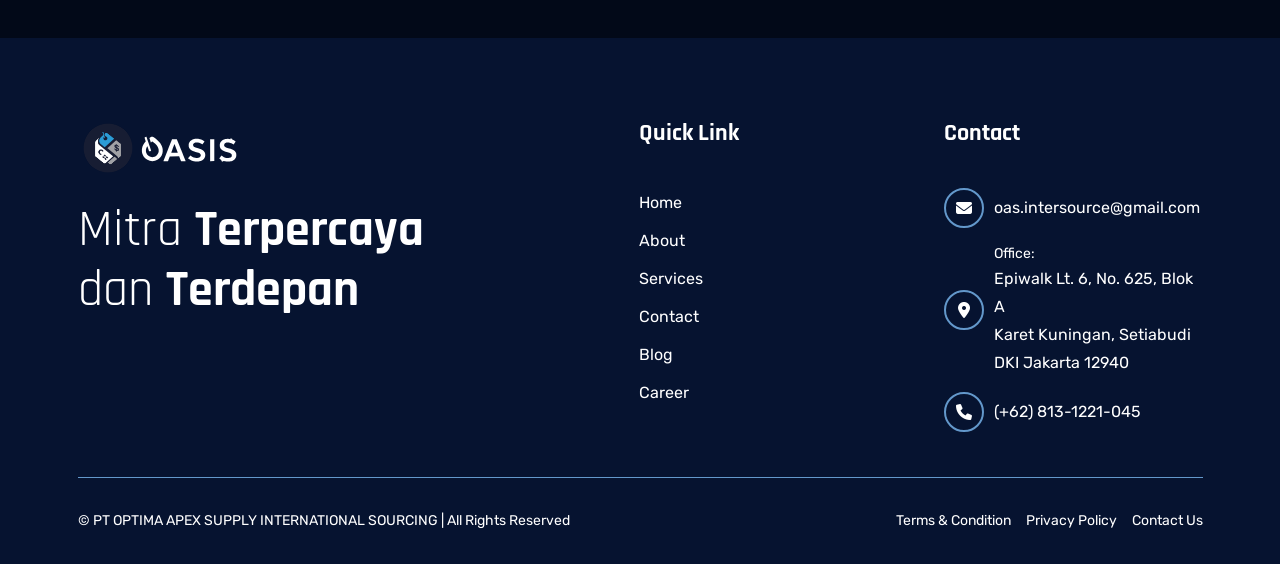
<file: services.html>
<!DOCTYPE html>
<html lang="en">

<head>
    <meta charset="UTF-8">
    <meta name="viewport" content="width=device-width, initial-scale=1.0">
    <meta name="facebook-domain-verification" content="812fl3g4415gw3rto082p6909l1uxu" />
    <title>Optima Apex Supply International Sourcing</title>
    <link rel="icon" type="image/x-icon" href="./custom/logo.png">
    <!-- Bootstrap min css -->
    <link rel="stylesheet" href="assets/css/vendor/fontawesome.css">
    <link rel="stylesheet" href="assets/css/plugins/swiper.css">
    <link rel="stylesheet" href="assets/css/plugins/odometer.css">
    <link rel="stylesheet" href="assets/css/vendor/animate.min.css">
    <link rel="stylesheet" href="assets/css/vendor/bootstrap.min.css">
    <!-- custom css -->
    <link rel="stylesheet" href="assets/css/style.css">
    <link rel="stylesheet" href="./styles.css">
</head>

<body class="spybody color-blue tmp-white-version bg-blue" data-spy="scroll" data-bs-target=".navbar-example2"
    data-offset="150">
    <div class="header flex sticky t-0">
        <div class="tmp-side-collups-area d-block d-xl-none">
            <button class="hamberger-menu humberger_menu_active"><i id="menuBtn"
                    class="fa-light fa-bars humberger-menu"></i></button>
        </div>
        <div class="company-name ml-60"><img src="custom/weblogo.svg" alt="OASIS LOGO" draggable="false"></div>
        <div class="tmp-mainmenu-nav d-none d-xl-block">
            <nav class="navbar-example2 onepagenav">
                <ul class="tmp-mainmenu nav nav-pills">
                    <li class="nav-item"><a class="smoth-animation" href="./index.html">Home</a></li>
                    <li class="nav-item"><a class="smoth-animation" href="./about.html">About</a></li>
                    <li class="has-dropdown"><a class="smoth-animation" href="./services.html">Services
                            <i class="fa-regular fa-chevron-down"></i></a>
                        <ul class="submenu">
                            <li><a class="smooth-animation" href="./services.html#products">Products</a></li>
                            <li><a class="smooth-animation" href="./services.html#ews">EWS</a></li>
                            <li><a class="smooth-animation" href="./services.html#tscm">TSCM</a></li>
                        </ul>
                        </a>
                    </li>
                    <li class="nav-item"><a class="smoth-animation" href="./contact.html">Contact</a></li>
                    <li class="has-dropdown"><a class="smooth-animation" href="./blog.html">Blog
                            <i class="fa-regular fa-chevron-down"></i></a>
                        <ul class="submenu">
                            <li><a class="smooth-animation" href="./blog.html#experiences">Experiences</a></li>
                            <li><a class="smooth-animation" href="./blog.html#gallery">Gallery</a></li>
                            <li><a class="smooth-animation" href="./blog.html#lembaga">Lembaga Resmi</a></li>
                        </ul>
                    </li>
                    <li class="nav-item"><a class="smoth-animation" href="./career.html">Career</a></li>
                </ul>
            </nav>
        </div>
        <img src="./custom/logo.png" class="company-logo mh-40 opacity-0" alt="" srcset="">
    </div>
    <div class="d-block d-xl-none">
        <div class="tmp-popup-mobile-menu">
            <div class="inner">
                <div class="header-top">
                    <div class="logo">
                        <a href="index.html" class="logo-area">
                            <img class="company-logo-menu" src="./custom/logo.png" alt="logo">
                            <div class="company-name"><img src="custom/weblogo.svg" alt="OASIS LOGO" draggable="false"></div>
                        </a>
                    </div>
                    <div class="close-menu">
                        <button class="close-button tmp-round-action-btn">
                            <i class="fa-sharp fa-light fa-xmark"></i>
                        </button>
                    </div>
                </div>

                <ul class="tmp-mainmenu onepagenav-click">
                    <li><a class="smoth-animation" href="./index.html">Home</a></li>
                    <li><a class="smoth-animation" href="./about.html">About</a></li>
                    <li><a class="smoth-animation" href="./services.html">Services/Products</a></li>
                    <li><a class="smoth-animation" href="./contact.html">Contact</a></li>
                    <li><a class="smoth-animation" href="./blog.html">Blog</a></li>
                    <li><a class="smoth-animation" href="./career.html">Career</a></li>
                </ul>
            </div>
        </div>
    </div>
    <div class="content pb-10">
        <!-- Products -->
        <section class="blog-and-news-are tmp-section-gap" id="products">
            <div class="container">
                <div class="section-head">
                    <div class="section-sub-title center-title tmp-scroll-trigger tmp-fade-in animation-order-1">
                        <span class="subtitle">Produk</span>
                    </div>
                    <h2 class="title split-collab tmp-scroll-trigger tmp-fade-in animation-order-2">Temukan Produk Anda
                        Yang Tersedia</h2>
                </div>

            </div>
            <div class="row flex overflow-x-scroll no-wrap horizontal-scroll-container" id="product-list">
                <div id="product-1" class="col-lg-4 col-md-6 col-sm-6">
                    <div
                        class="blog-card tmp-hover-link image-box-hover tmp-scroll-trigger tmp-fade-in animation-order-1">
                        <div class="img-box">
                            <img class="w-100" src="custom/medical.jpeg" alt="Blog Thumbnail">
                            <ul class="blog-tags">
                                <li>Preorder</li>
                            </ul>
                        </div>
                        <div class="blog-content-wrap">
                            <h3 class="blog-title">Alat Kesehatan</h3>
                            <div class="more-btn tmp-link-animation">
                                <label for="click" class="read-more-btn">Pesan Sekarang<span class="read-more-icon"><i
                                            class="fa-solid fa-angle-right"></i></span></label>
                            </div>
                        </div>
                    </div>
                </div>
                <div id="product-2" class="col-lg-4 col-md-6 col-sm-6">
                    <div
                        class="blog-card tmp-hover-link image-box-hover tmp-scroll-trigger tmp-fade-in animation-order-2">
                        <div class="img-box">
                            <img class="w-100" src="custom/food.jpeg" alt="Blog Thumbnail">
                            <ul class="blog-tags">
                                <li>Preorder</li>
                            </ul>
                        </div>
                        <div class="blog-content-wrap">
                            <h3 class="blog-title">Makanan Siap Saji</h3>
                            <div class="more-btn tmp-link-animation">
                                <label for="click" class="read-more-btn">Pesan Sekarang<span class="read-more-icon"><i
                                            class="fa-solid fa-angle-right"></i></span></a>
                            </div>
                        </div>
                    </div>
                </div>
                <div id="product-3" class="col-lg-4 col-md-6 col-sm-6">
                    <div
                        class="blog-card tmp-hover-link image-box-hover tmp-scroll-trigger tmp-fade-in animation-order-3">
                        <div class="img-box">
                            <img class="w-100" src="custom/bantuan.jpeg" alt="Blog Thumbnail">
                            <ul class="blog-tags">
                                <li>Preorder</li>
                            </ul>
                        </div>
                        <div class="blog-content-wrap">
                            <h3 class="blog-title">Bantuan Kemanusiaan</h3>
                            <div class="more-btn tmp-link-animation">
                                <label for="click" class="read-more-btn">Pesan Sekarang<span class="read-more-icon"><i
                                            class="fa-solid fa-angle-right"></i></span></label>
                            </div>
                        </div>
                    </div>
                </div>
                <div id="product-4" class="col-lg-4 col-md-6 col-sm-6">
                    <div
                        class="blog-card tmp-hover-link image-box-hover tmp-scroll-trigger tmp-fade-in animation-order-4">
                        <div class="img-box">
                            <img class="w-100" src="custom/apd.jpeg" alt="Blog Thumbnail">
                            <ul class="blog-tags">
                                <li>Preorder</li>
                            </ul>
                        </div>
                        <div class="blog-content-wrap">
                            <h3 class="blog-title">Alat Pelindung Diri</h3>
                            <div class="more-btn tmp-link-animation">
                                <label for="click" class="read-more-btn">Pesan Sekarang<span class="read-more-icon"><i
                                            class="fa-solid fa-angle-right"></i></span></label>
                            </div>
                        </div>
                    </div>
                </div>
                <div id="product-5" class="col-lg-4 col-md-6 col-sm-6">
                    <div
                        class="blog-card tmp-hover-link image-box-hover tmp-scroll-trigger tmp-fade-in animation-order-5">
                        <div class="img-box">
                            <img class="w-100" src="custom/computers.jpeg" alt="Blog Thumbnail">
                            <ul class="blog-tags">
                                <li>Preorder</li>
                            </ul>
                        </div>
                        <div class="blog-content-wrap">
                            <h3 class="blog-title">Teknologi dan Komputer</h3>
                            <div class="more-btn tmp-link-animation">
                                <label for="click" class="read-more-btn">Pesan Sekarang<span class="read-more-icon"><i
                                            class="fa-solid fa-angle-right"></i></span></label>
                            </div>
                        </div>
                    </div>
                </div>
                <div id="product-6" class="col-lg-4 col-md-6 col-sm-6">
                    <div
                        class="blog-card tmp-hover-link image-box-hover tmp-scroll-trigger tmp-fade-in animation-order-6">
                        <div class="img-box">
                            <img class="w-100" src="custom/farm.jpeg" alt="Blog Thumbnail">
                            <ul class="blog-tags">
                                <li>Preorder</li>
                            </ul>
                        </div>
                        <div class="blog-content-wrap">
                            <h3 class="blog-title">Alat Mesin Pertanian</h3>
                            <div class="more-btn tmp-link-animation">
                                <label for="click" class="read-more-btn">Pesan Sekarang<span class="read-more-icon"><i
                                            class="fa-solid fa-angle-right"></i></span></label>
                            </div>
                        </div>
                    </div>
                </div>
                <div id="product-7" class="col-lg-4 col-md-6 col-sm-6">
                    <div
                        class="blog-card tmp-hover-link image-box-hover tmp-scroll-trigger tmp-fade-in animation-order-7">
                        <div class="img-box">
                            <img class="w-100" src="custom/dumbbell.jpeg" alt="Blog Thumbnail">
                            <ul class="blog-tags">
                                <li>Preorder</li>
                            </ul>
                        </div>
                        <div class="blog-content-wrap">
                            <h3 class="blog-title">Perlengkapan Olahraga</h3>
                            <div class="more-btn tmp-link-animation">
                                <label for="click" class="read-more-btn">Pesan Sekarang<span class="read-more-icon"><i
                                            class="fa-solid fa-angle-right"></i></span></label>
                            </div>
                        </div>
                    </div>
                </div>
                <div id="product-8" class="col-lg-4 col-md-6 col-sm-6">
                    <div
                        class="blog-card tmp-hover-link image-box-hover tmp-scroll-trigger tmp-fade-in animation-order-8">
                        <div class="img-box">
                            <img class="w-100" src="custom/industry.jpeg" alt="Blog Thumbnail">
                            <ul class="blog-tags">
                                <li>Preorder</li>
                            </ul>
                        </div>
                        <div class="blog-content-wrap">
                            <h3 class="blog-title">Mesin Industri</h3>
                            <div class="more-btn tmp-link-animation">
                                <label for="click" class="read-more-btn">Pesan Sekarang<span class="read-more-icon"><i
                                            class="fa-solid fa-angle-right"></i></span></label>
                            </div>
                        </div>
                    </div>
                </div>
            </div>
            <p class="swipe-see-more" id="swipe-see-more-product">Geser untuk lihat lebih lanjut<i
                    class="fa-regular fa-square-chevron-right pl--10"></i></p>
        </section>
        <!-- EWS -->
        <section class="blog-and-news-are tmp-section-gap" id="ews">
            <div class="container">
                <div class="section-head">
                    <div class="section-sub-title center-title tmp-scroll-trigger tmp-fade-in animation-order-1">
                        <span class="subtitle">EWS</span>
                    </div>
                    <h2 class="title split-collab tmp-scroll-trigger tmp-fade-in animation-order-2">Early Warning System
                    </h2>
                </div>

            </div>
            <div class="row flex overflow-x-scroll no-wrap horizontal-scroll-container" id="services-list">
                <div id="services-1">
                    <div
                        class="blog-card tmp-hover-link image-box-hover tmp-scroll-trigger tmp-fade-in animation-order-1">
                        <div class="img-box">
                            <img class="w-100 object-fit-cover h-[500px]" src="custom/ews.jpeg" alt="Blog Thumbnail">
                            <ul class="blog-tags">
                                <li>Preorder</li>
                            </ul>
                        </div>
                        <div class="blog-content-wrap">
                            <h3 class="blog-title">Early Warning System</h3>
                            <p class="ex-para">Layanan sistem peringatan dini pada bencana
                                dengan memanfaatkan sensor otomatis dan
                                intergrasi alat pemantau.
                                <br>
                                <br>
                                Early warning sistem services dapat membantu
                                pencegahan atau meminimalisir dampak pada
                                bencana banjir, longsor, kebakaran hutan/lahan,
                                dan tsunami melalui sistem perangkat cerdas.
                                <br>
                                <br>
                                EWS/EWSS adalah jembatan antara data dan
                                lingkungan dalam menghadapi resiko dengan
                                basis teknologi. Mendeteksi bahaya sebelum
                                dampak besar terjadi.
                            </p>
                            <div class="more-btn tmp-link-animation gap-5 flex">
                                <label class="read-more-btn user-select-none"><a href="ews.html">Baca selengkapnya</a><span class="read-more-icon"><i
                                            class="fa-solid fa-angle-right"></i></span></label>
                                <label for="click" class="read-more-btn user-select-none"><a>Pesan Sekarang</a><span class="read-more-icon"><i
                                            class="fa-solid fa-angle-right"></i></span></label>
                            </div>
                        </div>
                    </div>
                </div>
            </div>
        </section>
        <!-- TSCM -->
        <section class="blog-and-news-are tmp-section-gap" id="tscm">
            <div class="container">
                <div class="section-head">
                    <div class="section-sub-title center-title tmp-scroll-trigger tmp-fade-in animation-order-1">
                        <span class="subtitle">TSCM</span>
                    </div>
                    <h2 class="title split-collab tmp-scroll-trigger tmp-fade-in animation-order-2">Technical
                        Surveilance Counter Measures</h2>
                </div>

            </div>
            <div class="row flex overflow-x-scroll no-wrap horizontal-scroll-container" id="services-list">
                <div id="services-1">
                    <div
                        class="blog-card tmp-hover-link image-box-hover tmp-scroll-trigger tmp-fade-in animation-order-2">
                        <div class="img-box">
                            <img class="w-100 object-fit-cover h-[500px]" src="custom/tscm.jpeg" alt="Blog Thumbnail">
                            <ul class="blog-tags">
                                <li>Preorder</li>
                            </ul>
                        </div>
                        <div class="blog-content-wrap">
                            <h3 class="blog-title">Technical Surveilance Counter Measures</h3>
                            <p class="ex-para">Jasa penyediaan layanan profesional untuk
                                mendeteksi dan menetralkan perangkat mata-
                                mata elektronik, seperti alat sadap audio,
                                kamera tersembunyi (spy cam), dan pelacak GPS
                                yang ilegal, atau sebaliknya dengan mengaman-
                                kan suatu ruang ataupun seluruh bangunan dari
                                perangkat asing.
                                <br>
                                <br>
                                Layanan ini tersedia untuk individu, korporasi, dan
                                instansi pemerintah yang membutuhkan jaminan
                                privasi dan keamanan data.
                            </p>
                            <div class="more-btn tmp-link-animation gap-5 flex">
                                <label class="read-more-btn user-select-none"><a href="tscm.html">Baca selengkapnya</a><span class="read-more-icon"><i
                                            class="fa-solid fa-angle-right"></i></span></label>
                                <label for="click" class="read-more-btn user-select-none">Pesan Sekarang<span class="read-more-icon"><i
                                            class="fa-solid fa-angle-right"></i></span></a>
                            </div>
                        </div>
                    </div>
                </div>
            </div>
        </section>
    </div>

    <footer class="footer-area footer-style-one-wrapper bg-color-footer bg_images tmp-section-gap d-none d-xl-block">
        <div class="container mb-5">
            <div class="footer-main footer-style-one">
                <div class="row g-5">
                    <div class="col-lg-5 col-md-6">
                        <div class="single-footer-wrapper border-right mr--20">
                            <div class="logo">
                                <a class="flex align-items-center" href="index.html">
                                    <img class="company-logo" src="custom/logo.png" alt="Oasis">

                                    <div class="company-name"><img src="custom/weblogo.svg" alt="OASIS LOGO" draggable="false"></div>
                                </a>
                            </div>
                            <p class="description">Mitra <span>Terpercaya</span> dan <span>Terdepan</span></p>
                        </div>
                    </div>
                    <div class="col-lg-4 col-md-6">
                        <div class="single-footer-wrapper quick-link-wrap">
                            <h5 class="ft-title">Quick Link</h5>
                            <ul class="ft-link tmp-link-animation">
                                <li><a class="smoth-animation" href="./index.html">Home</a></li>
                                <li><a class="smoth-animation" href="./about.html">About</a></li>
                                <li><a class="smoth-animation" href="./services.html">Services</a></li>
                                <li><a class="smoth-animation" href="./contact.html">Contact</a></li>
                                <li><a class="smoth-animation" href="./blog.html">Blog</a></li>
                                <li><a class="smoth-animation" href="./career.html">Career</a></li>
                            </ul>
                        </div>
                    </div>
                    <div class="col-lg-3 col-md-6">
                        <div class="single-footer-wrapper contact-wrap">
                            <h5 class="ft-title">Contact </h5>
                            <ul class="ft-link tmp-link-animation">
                                <li><span class="ft-icon"><i class="fa-solid fa-envelope"></i></span><a
                                        href="&#x6D;&#x61;&#x69;&#x6C;&#x74;&#x6F;&#x3A;&#x6F;&#x61;&#x73;&#x2E;&#x69;&#x6E;&#x74;&#x65;&#x72;&#x73;&#x6F;&#x75;&#x72;&#x63;&#x65;&#x40;&#x67;&#x6D;&#x61;&#x69;&#x6C;&#x2E;&#x63;&#x6F;&#x6D;">&#111;&#97;&#115;&#46;&#105;&#110;&#116;&#101;&#114;&#115;&#111;&#117;&#114;&#99;&#101;&#64;&#103;&#109;&#97;&#105;&#108;&#46;&#99;&#111;&#109;</a></li>
                                <li><span class="ft-icon"><i class="fa-solid fa-location-dot"></i></span>
                                    <div class="ft-link-wrap">
                                        <h4 class="link-title">Office:</h4>
                                        <div>Epiwalk Lt. 6, No. 625, Blok A <br>Karet Kuningan, Setiabudi<br>DKI
                                            Jakarta 12940</div>
                                    </div>
                                </li>
                                <li><span class="ft-icon"><i class="fa-solid fa-phone"></i></span><a>&#40;&#43;&#54;&#50;&#41;&#32;&#56;&#49;&#51;&#45;&#49;&#50;&#50;&#49;&#45;&#48;&#52;&#53;</a></li>
                            </ul>

                        </div>
                    </div>
                </div>
            </div>
        </div>
    </footer>
    <div class="copyright-area-one">
        <div class="container">
            <div>
                <div class="col-lg-12">
                    <div class="main-wrapper">
                        <p class="copy-right-para tmp-link-animation"> © <a target="_blank">PT OPTIMA APEX SUPPLY
                                INTERNATIONAL SOURCING</a>
                             | All Rights Reserved
                        </p>
                        <ul class="tmp-link-animation">
                            <li><a href="#">Terms & Condition</a></li>
                            <li><a href="#">Privacy Policy</a></li>
                            <li><a href="./contact.html">Contact Us</a></li>
                        </ul>
                    </div>
                </div>
            </div>
        </div>
    </div>

    <div class="ready-chatting-option tmp-ready-chat">
        <input type="checkbox" id="click">
        <label for="click">
            <i class="fab fa-whatsapp"></i>
            <i class="fas fa-times"></i>
        </label>
        <div class="wrapper">
            <div id="whatsapp-header">Hubungi Kami</div>
            <a class="whatsapp-contact"
                href="&#x68;&#x74;&#x74;&#x70;&#x73;&#x3A;&#x2F;&#x2F;&#x77;&#x61;&#x2E;&#x6D;&#x65;&#x2F;&#x36;&#x32;&#x38;&#x31;&#x33;&#x31;&#x32;&#x32;&#x31;&#x30;&#x34;&#x35;&#x3F;&#x74;&#x65;&#x78;&#x74;&#x3D;&#x48;&#x61;&#x6C;&#x6F;&#x25;&#x32;&#x30;&#x6B;&#x61;&#x6B;&#x25;&#x32;&#x43;&#x25;&#x32;&#x30;&#x61;&#x6B;&#x75;&#x25;&#x32;&#x30;&#x69;&#x6E;&#x67;&#x69;&#x6E;&#x25;&#x32;&#x30;&#x6D;&#x65;&#x6C;&#x61;&#x6B;&#x75;&#x6B;&#x61;&#x6E;&#x25;&#x32;&#x30;&#x70;&#x65;&#x6D;&#x65;&#x73;&#x61;&#x6E;&#x61;&#x6E;&#x2E;&#x25;&#x32;&#x30;&#x41;&#x70;&#x61;&#x6B;&#x61;&#x68;&#x25;&#x32;&#x30;&#x61;&#x6B;&#x75;&#x25;&#x32;&#x30;&#x62;&#x6F;&#x6C;&#x65;&#x68;&#x25;&#x32;&#x30;&#x6C;&#x69;&#x68;&#x61;&#x74;&#x25;&#x32;&#x30;&#x6B;&#x61;&#x74;&#x61;&#x6C;&#x6F;&#x67;&#x6E;&#x79;&#x61;&#x25;&#x33;&#x46;">
                <div class="whatsapp-contact-name">Ricky (Admin) &#43;&#54;&#50;&#45;&#56;&#49;&#51;&#45;&#49;&#50;&#50;&#49;&#45;&#48;&#52;&#53;</div>
            </a>
        </div>
    </div>

    <div class="scrollToTop" style="display: block;">
        <div class="arrowUp">
            <i class="fa-light fa-arrow-up"></i>
        </div>
        <div class="water" style="transform: translate(0px, 87%);">
            <svg viewBox="0 0 560 20" class="water_wave water_wave_back">
                <use xlink:href="#wave"></use>
            </svg>
            <svg viewBox="0 0 560 20" class="water_wave water_wave_front">
                <use xlink:href="#wave"></use>
            </svg>
            <svg version="1.1" xmlns="http://www.w3.org/2000/svg" xmlns:xlink="http://www.w3.org/1999/xlink"
                viewBox="0 0 560 20" style="display: none;">
                <symbol id="wave">
                    <path
                        d="M420,20c21.5-0.4,38.8-2.5,51.1-4.5c13.4-2.2,26.5-5.2,27.3-5.4C514,6.5,518,4.7,528.5,2.7c7.1-1.3,17.9-2.8,31.5-2.7c0,0,0,0,0,0v20H420z"
                        fill="#"></path>
                    <path
                        d="M420,20c-21.5-0.4-38.8-2.5-51.1-4.5c-13.4-2.2-26.5-5.2-27.3-5.4C326,6.5,322,4.7,311.5,2.7C304.3,1.4,293.6-0.1,280,0c0,0,0,0,0,0v20H420z"
                        fill="#"></path>
                    <path
                        d="M140,20c21.5-0.4,38.8-2.5,51.1-4.5c13.4-2.2,26.5-5.2,27.3-5.4C234,6.5,238,4.7,248.5,2.7c7.1-1.3,17.9-2.8,31.5-2.7c0,0,0,0,0,0v20H140z"
                        fill="#"></path>
                    <path
                        d="M140,20c-21.5-0.4-38.8-2.5-51.1-4.5c-13.4-2.2-26.5-5.2-27.3-5.4C46,6.5,42,4.7,31.5,2.7C24.3,1.4,13.6-0.1,0,0c0,0,0,0,0,0l0,20H140z"
                        fill="#"></path>
                </symbol>
            </svg>

        </div>
    </div>

    <script src="assets/js/vendor/jquery.js"></script>
    <script src="assets/js/vendor/jquery-ui.min.js"></script>
    <script src="assets/js/vendor/waypoints.min.js"></script>

    <script src="assets/js/plugins/odometer.js"></script>
    <script src="assets/js/vendor/appear.js"></script>


    <script src="assets/js/vendor/jquery-one-page-nav.js"></script>
    <script src="assets/js/plugins/swiper.js"></script>

    <script src="assets/js/plugins/gsap.js"></script>
    <script src="assets/js/plugins/splittext.js"></script>
    <script src="assets/js/plugins/scrolltigger.js"></script>
    <script src="assets/js/plugins/scrolltoplugins.js"></script>
    <script src="assets/js/plugins/smoothscroll.js"></script>
    <!-- bootstrap Js-->
    <script src="assets/js/vendor/bootstrap.min.js"></script>
    <script src="assets/js/vendor/waw.js"></script>
    <script src="assets/js/plugins/isotop.js"></script>
    <script src="assets/js/plugins/animation.js"></script>
    <script src="assets/js/plugins/contact.form.js"></script>
    <script src="assets/js/vendor/backtop.js"></script>
    <script src="assets/js/plugins/text-type.js"></script>
    <!-- custom Js -->
    <script src="assets/js/main.js"></script>

    <script>
        var productList = document.getElementById("product-list");
        var servicesList = document.getElementById("services-list");
        var seeMoreProduct = document.getElementById("swipe-see-more-product");
        var seeMoreServices = document.getElementById("swipe-see-more-services");
        let showingLastServices = false;
        let showingLastProducts = false;

        seeMoreProduct.addEventListener("click", function (e) {
            e.preventDefault();
            if (!showingLastProducts) {
                document.getElementById("product-8").scrollIntoView({
                    behavior: "smooth",
                    block: "start",
                    inline: "nearest"
                });
                showingLastProducts = true;
            } else {
                document.getElementById("product-1").scrollIntoView({
                    behavior: "smooth",
                    block: "start",
                    inline: "nearest"
                });
                showingLastProducts = false;
            }
        });

        seeMoreServices.addEventListener("click", function (e) {
            e.preventDefault();
            if (!showingLastServices) {
                document.getElementById("services-2").scrollIntoView({
                    behavior: "smooth",
                    block: "start",
                    inline: "nearest"
                });
                showingLastServices = true;
            } else {
                document.getElementById("services-1").scrollIntoView({
                    behavior: "smooth",
                    block: "start",
                    inline: "nearest"
                });
                showingLastServices = false;
            }
        });

    </script>
</body>

</html>
</file>
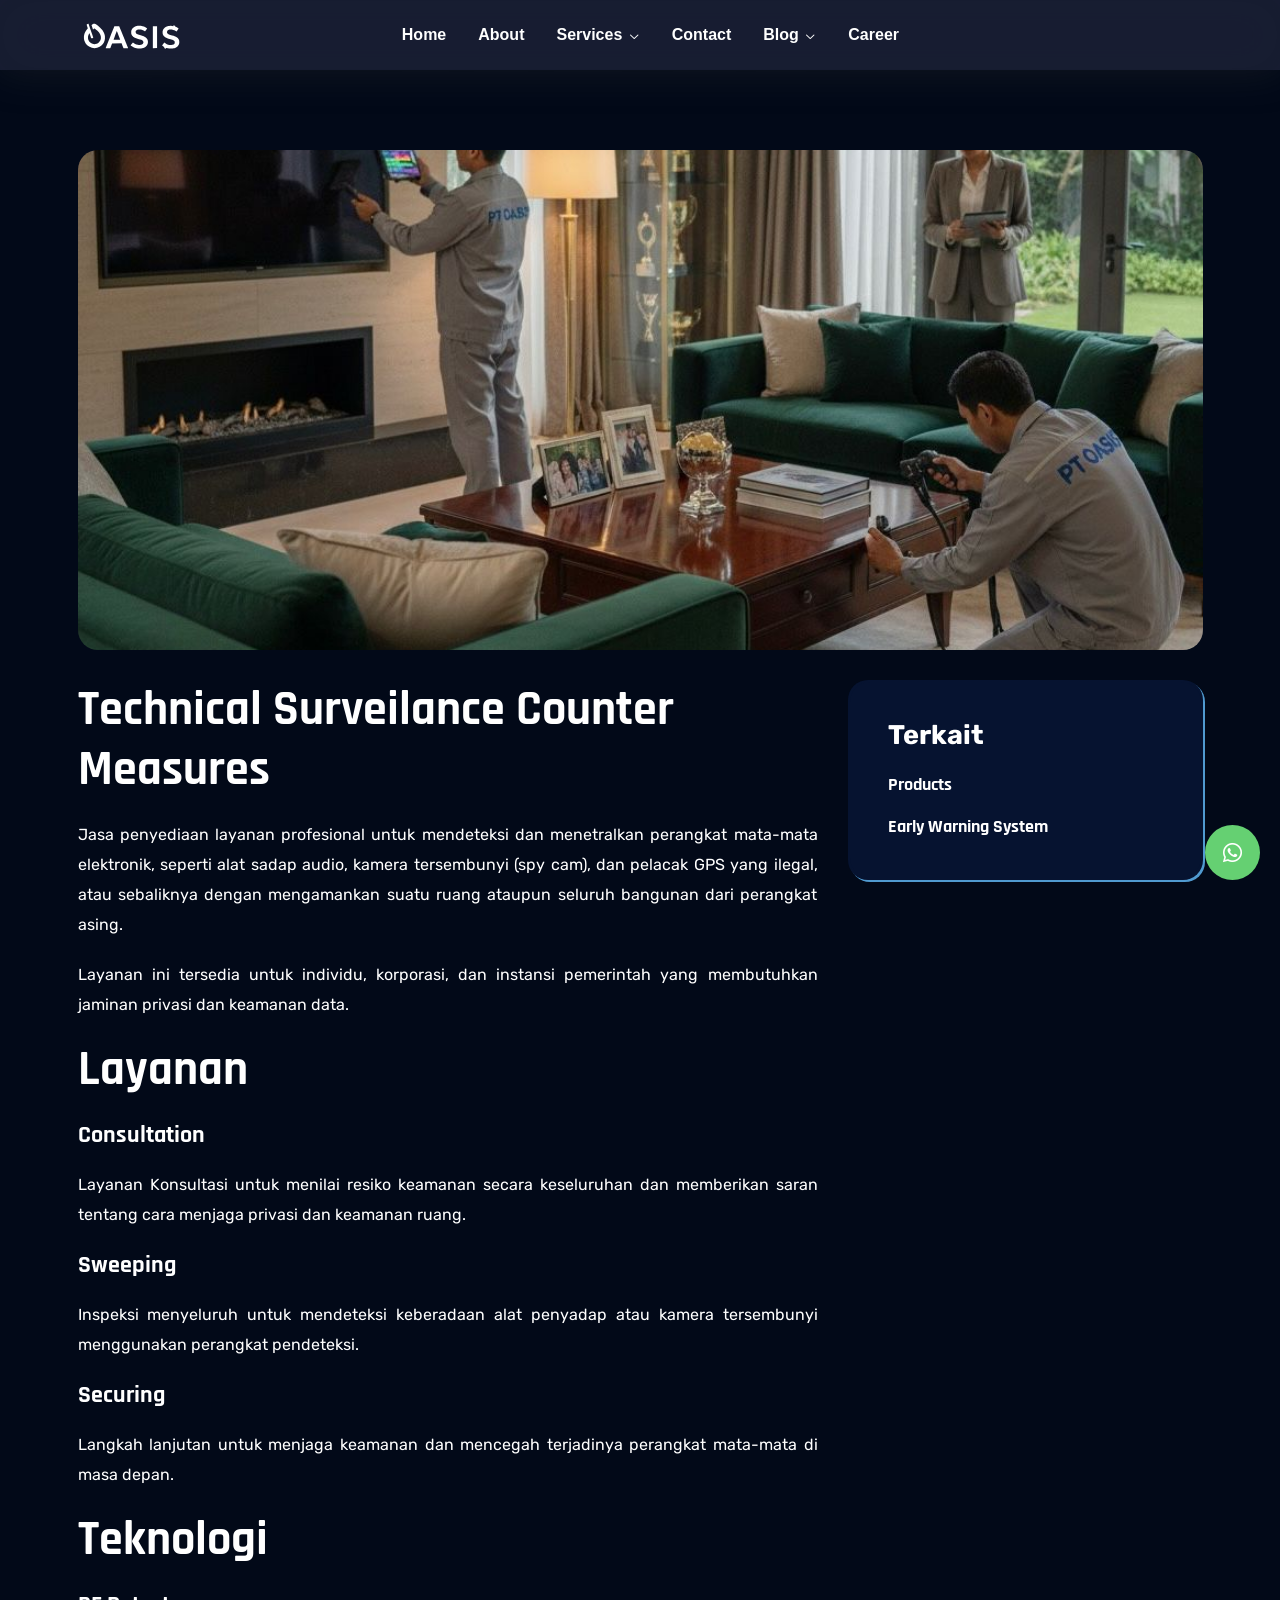
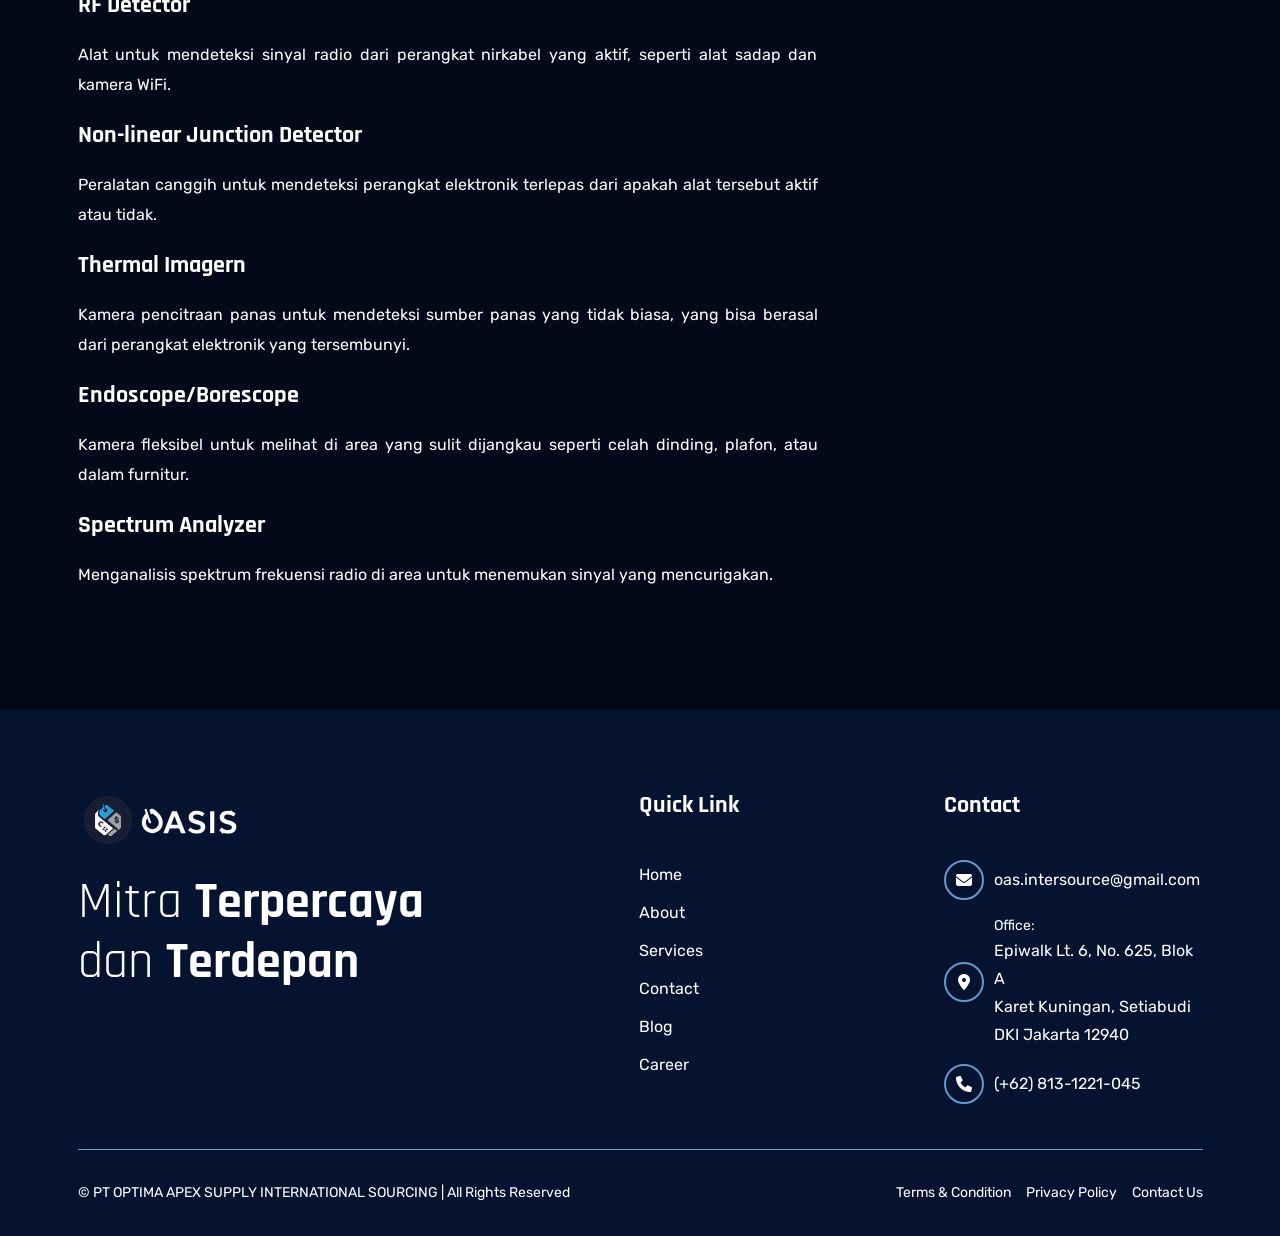
<file: tscm.html>
<!DOCTYPE html>
<html lang="en">

<head>
    <meta charset="UTF-8">
    <meta name="viewport" content="width=device-width, initial-scale=1.0">
    <meta name="facebook-domain-verification" content="812fl3g4415gw3rto082p6909l1uxu" />
    <title>Optima Apex Supply International Sourcing</title>
    <link rel="icon" type="image/x-icon" href="./custom/logo.png">
    <!-- Bootstrap min css -->
    <link rel="stylesheet" href="assets/css/vendor/fontawesome.css">
    <link rel="stylesheet" href="assets/css/plugins/swiper.css">
    <link rel="stylesheet" href="assets/css/plugins/odometer.css">
    <link rel="stylesheet" href="assets/css/vendor/animate.min.css">
    <link rel="stylesheet" href="assets/css/vendor/bootstrap.min.css">
    <!-- custom css -->
    <link rel="stylesheet" href="assets/css/style.css">
    <link rel="stylesheet" href="./styles.css">
</head>

<body class="spybody color-blue tmp-white-version bg-blue" data-spy="scroll" data-bs-target=".navbar-example2"
    data-offset="150">
    <div class="header flex sticky t-0">
        <div class="tmp-side-collups-area d-block d-xl-none">
            <button class="hamberger-menu humberger_menu_active"><i id="menuBtn"
                    class="fa-light fa-bars humberger-menu"></i></button>
        </div>
        <div class="company-name ml-60"><img src="custom/weblogo.svg" alt="OASIS LOGO" draggable="false"></div>
        <div class="tmp-mainmenu-nav d-none d-xl-block">
            <nav class="navbar-example2 onepagenav">
                <ul class="tmp-mainmenu nav nav-pills">
                    <li class="nav-item"><a class="smoth-animation" href="./index.html">Home</a></li>
                    <li class="nav-item"><a class="smoth-animation" href="./about.html">About</a></li>
                    <li class="has-dropdown"><a class="smoth-animation" href="./services.html">Services
                            <i class="fa-regular fa-chevron-down"></i></a>
                        <ul class="submenu">
                            <li><a class="smooth-animation" href="./services.html#products">Products</a></li>
                            <li><a class="smooth-animation" href="./services.html#ews">EWS</a></li>
                            <li><a class="smooth-animation" href="./services.html#tscm">TSCM</a></li>
                        </ul>
                        </a>
                    </li>
                    <li class="nav-item"><a class="smoth-animation" href="./contact.html">Contact</a></li>
                    <li class="has-dropdown"><a class="smooth-animation" href="./blog.html">Blog
                            <i class="fa-regular fa-chevron-down"></i></a>
                        <ul class="submenu">
                            <li><a class="smooth-animation" href="./blog.html#experiences">Experiences</a></li>
                            <li><a class="smooth-animation" href="./blog.html#gallery">Gallery</a></li>
                            <li><a class="smooth-animation" href="./blog.html#lembaga">Lembaga Resmi</a></li>
                        </ul>
                    </li>
                    <li class="nav-item"><a class="smoth-animation" href="./career.html">Career</a></li>
                </ul>
            </nav>
        </div>
        <img src="./custom/logo.png" class="company-logo mh-40 opacity-0" alt="" srcset="">
    </div>
    <div class="d-block d-xl-none">
        <div class="tmp-popup-mobile-menu">
            <div class="inner">
                <div class="header-top">
                    <div class="logo">
                        <a href="index.html" class="logo-area">
                            <img class="company-logo-menu" src="./custom/logo.png" alt="logo">
                            <div class="company-name"><img src="custom/weblogo.svg" alt="OASIS LOGO" draggable="false"></div>
                        </a>
                    </div>
                    <div class="close-menu">
                        <button class="close-button tmp-round-action-btn">
                            <i class="fa-sharp fa-light fa-xmark"></i>
                        </button>
                    </div>
                </div>

                <ul class="tmp-mainmenu onepagenav-click">
                    <li><a class="smoth-animation" href="./index.html">Home</a></li>
                    <li><a class="smoth-animation" href="./about.html">About</a></li>
                    <li><a class="smoth-animation" href="./services.html">Services/Products</a></li>
                    <li><a class="smoth-animation" href="./contact.html">Contact</a></li>
                    <li><a class="smoth-animation" href="./blog.html">Blog</a></li>
                    <li><a class="smoth-animation" href="./career.html">Career</a></li>
                </ul>
            </div>
        </div>
    </div>
    <div class="content pb-10">
        <div class="project-details-area-wrapper tmp-section-gap">
            <div class="container">
                <div class="row">
                    <div class="col-lg-12">
                        <div class="project-details-thumnail-wrap">
                            <img class="w-full h-[500px] object-fit-cover bg-fixed" src="custom/tscm.jpeg"
                                alt="thumbnail">
                        </div>
                    </div>
                    <div class="col-lg-8">
                        <div class="project-details-content-wrap">
                            <h2 class="title">Technical Surveilance Counter Measures</h2>
                            <p class="docs ex-para">Jasa penyediaan layanan profesional untuk mendeteksi dan menetralkan
                                perangkat mata-mata elektronik, seperti alat sadap audio, kamera tersembunyi (spy cam),
                                dan pelacak GPS yang ilegal, atau sebaliknya dengan mengamankan suatu ruang ataupun
                                seluruh bangunan dari perangkat asing.
                            </p>
                            <p class="docs ex-para">
                                Layanan ini tersedia untuk individu, korporasi, dan instansi pemerintah yang membutuhkan
                                jaminan privasi dan keamanan data.
                            </p>
                            <h2 class="title">Layanan</h2>
                            <h2 class="mini-title">Consultation</h2>
                            <p class="docs ex-para">Layanan Konsultasi untuk menilai resiko keamanan secara keseluruhan
                                dan memberikan saran tentang cara menjaga privasi dan keamanan ruang.</p>
                            <h2 class="mini-title">Sweeping</h2>
                            <p class="docs ex-para">Inspeksi menyeluruh untuk mendeteksi keberadaan alat penyadap atau
                                kamera tersembunyi menggunakan perangkat pendeteksi.</p>
                            <h2 class="mini-title">Securing</h2>
                            <p class="docs ex-para">Langkah lanjutan untuk menjaga keamanan dan mencegah terjadinya
                                perangkat mata-mata di masa depan.</p>
                            <h2 class="title">Teknologi</h2>
                            <h2 class="mini-title">RF Detector</h2>
                            <p class="docs ex-para">Alat untuk mendeteksi sinyal radio dari perangkat nirkabel yang
                                aktif, seperti alat sadap dan kamera WiFi.</p>
                            <h2 class="mini-title">Non-linear Junction Detector</h2>
                            <p class="docs ex-para">Peralatan canggih untuk mendeteksi perangkat elektronik terlepas
                                dari apakah alat tersebut aktif atau tidak.</p>
                            <h2 class="mini-title">Thermal Imagern</h2>
                            <p class="docs ex-para">Kamera pencitraan panas untuk mendeteksi sumber panas yang tidak
                                biasa, yang bisa berasal dari perangkat elektronik yang tersembunyi.</p>
                            <h2 class="mini-title">Endoscope/Borescope</h2>
                            <p class="docs ex-para">Kamera fleksibel untuk melihat di area yang sulit dijangkau seperti
                                celah dinding, plafon, atau dalam furnitur.</p>
                            <h2 class="mini-title">Spectrum Analyzer</h2>
                            <p class="docs ex-para">Menganalisis spektrum frekuensi radio di area untuk menemukan sinyal
                                yang mencurigakan.</p>
                        </div>
                    </div>
                    <div class="col-lg-4">
                        <div class="signle-side-bar project-details-area tmponhover">
                            <h3 class="title">Terkait</h3>
                            <ul>
                                <li class="project-details-info"><a href="services.html#products">Products</a></li>
                                <li class="project-details-info"><a href="ews.html">Early Warning System</a></li>
                            </ul>
                        </div>
                    </div>
                </div>
            </div>
        </div>
    </div>

    <footer class="footer-area footer-style-one-wrapper bg-color-footer bg_images tmp-section-gap d-none d-xl-block">
        <div class="container mb-5">
            <div class="footer-main footer-style-one">
                <div class="row g-5">
                    <div class="col-lg-5 col-md-6">
                        <div class="single-footer-wrapper border-right mr--20">
                            <div class="logo">
                                <a class="flex align-items-center" href="index.html">
                                    <img class="company-logo" src="custom/logo.png" alt="Oasis">

                                    <div class="company-name"><img src="custom/weblogo.svg" alt="OASIS LOGO" draggable="false"></div>
                                </a>
                            </div>
                            <p class="description">Mitra <span>Terpercaya</span> dan <span>Terdepan</span></p>
                        </div>
                    </div>
                    <div class="col-lg-4 col-md-6">
                        <div class="single-footer-wrapper quick-link-wrap">
                            <h5 class="ft-title">Quick Link</h5>
                            <ul class="ft-link tmp-link-animation">
                                <li><a class="smoth-animation" href="./index.html">Home</a></li>
                                <li><a class="smoth-animation" href="./about.html">About</a></li>
                                <li><a class="smoth-animation" href="./services.html">Services</a></li>
                                <li><a class="smoth-animation" href="./contact.html">Contact</a></li>
                                <li><a class="smoth-animation" href="./blog.html">Blog</a></li>
                                <li><a class="smoth-animation" href="./career.html">Career</a></li>
                            </ul>
                        </div>
                    </div>
                    <div class="col-lg-3 col-md-6">
                        <div class="single-footer-wrapper contact-wrap">
                            <h5 class="ft-title">Contact </h5>
                            <ul class="ft-link tmp-link-animation">
                                <li><span class="ft-icon"><i class="fa-solid fa-envelope"></i></span><a
                                        href="&#x6D;&#x61;&#x69;&#x6C;&#x74;&#x6F;&#x3A;&#x6F;&#x61;&#x73;&#x2E;&#x69;&#x6E;&#x74;&#x65;&#x72;&#x73;&#x6F;&#x75;&#x72;&#x63;&#x65;&#x40;&#x67;&#x6D;&#x61;&#x69;&#x6C;&#x2E;&#x63;&#x6F;&#x6D;">&#111;&#97;&#115;&#46;&#105;&#110;&#116;&#101;&#114;&#115;&#111;&#117;&#114;&#99;&#101;&#64;&#103;&#109;&#97;&#105;&#108;&#46;&#99;&#111;&#109;</a></li>
                                <li><span class="ft-icon"><i class="fa-solid fa-location-dot"></i></span>
                                    <div class="ft-link-wrap">
                                        <h4 class="link-title">Office:</h4>
                                        <div>Epiwalk Lt. 6, No. 625, Blok A <br>Karet Kuningan, Setiabudi<br>DKI
                                            Jakarta 12940</div>
                                    </div>
                                </li>
                                <li><span class="ft-icon"><i class="fa-solid fa-phone"></i></span><a>&#40;&#43;&#54;&#50;&#41;&#32;&#56;&#49;&#51;&#45;&#49;&#50;&#50;&#49;&#45;&#48;&#52;&#53;</a></li>
                            </ul>

                        </div>
                    </div>
                </div>
            </div>
        </div>
    </footer>
    <div class="copyright-area-one">
        <div class="container">
            <div>
                <div class="col-lg-12">
                    <div class="main-wrapper">
                        <p class="copy-right-para tmp-link-animation"> © <a target="_blank">PT OPTIMA APEX SUPPLY
                                INTERNATIONAL SOURCING</a>
                             | All Rights Reserved
                        </p>
                        <ul class="tmp-link-animation">
                            <li><a href="#">Terms & Condition</a></li>
                            <li><a href="#">Privacy Policy</a></li>
                            <li><a href="./contact.html">Contact Us</a></li>
                        </ul>
                    </div>
                </div>
            </div>
        </div>
    </div>

    <div class="ready-chatting-option tmp-ready-chat">
        <input type="checkbox" id="click">
        <label for="click">
            <i class="fab fa-whatsapp"></i>
            <i class="fas fa-times"></i>
        </label>
        <div class="wrapper">
            <div id="whatsapp-header">Hubungi Kami</div>
            <a class="whatsapp-contact"
                href="&#x68;&#x74;&#x74;&#x70;&#x73;&#x3A;&#x2F;&#x2F;&#x77;&#x61;&#x2E;&#x6D;&#x65;&#x2F;&#x36;&#x32;&#x38;&#x31;&#x33;&#x31;&#x32;&#x32;&#x31;&#x30;&#x34;&#x35;&#x3F;&#x74;&#x65;&#x78;&#x74;&#x3D;&#x48;&#x61;&#x6C;&#x6F;&#x25;&#x32;&#x30;&#x6B;&#x61;&#x6B;&#x25;&#x32;&#x43;&#x25;&#x32;&#x30;&#x61;&#x6B;&#x75;&#x25;&#x32;&#x30;&#x69;&#x6E;&#x67;&#x69;&#x6E;&#x25;&#x32;&#x30;&#x6D;&#x65;&#x6C;&#x61;&#x6B;&#x75;&#x6B;&#x61;&#x6E;&#x25;&#x32;&#x30;&#x70;&#x65;&#x6D;&#x65;&#x73;&#x61;&#x6E;&#x61;&#x6E;&#x2E;&#x25;&#x32;&#x30;&#x41;&#x70;&#x61;&#x6B;&#x61;&#x68;&#x25;&#x32;&#x30;&#x61;&#x6B;&#x75;&#x25;&#x32;&#x30;&#x62;&#x6F;&#x6C;&#x65;&#x68;&#x25;&#x32;&#x30;&#x6C;&#x69;&#x68;&#x61;&#x74;&#x25;&#x32;&#x30;&#x6B;&#x61;&#x74;&#x61;&#x6C;&#x6F;&#x67;&#x6E;&#x79;&#x61;&#x25;&#x33;&#x46;">
                <div class="whatsapp-contact-name">Ricky (Admin) &#43;&#54;&#50;&#45;&#56;&#49;&#51;&#45;&#49;&#50;&#50;&#49;&#45;&#48;&#52;&#53;</div>
            </a>
        </div>
    </div>

    <div class="scrollToTop" style="display: block;">
        <div class="arrowUp">
            <i class="fa-light fa-arrow-up"></i>
        </div>
        <div class="water" style="transform: translate(0px, 87%);">
            <svg viewBox="0 0 560 20" class="water_wave water_wave_back">
                <use xlink:href="#wave"></use>
            </svg>
            <svg viewBox="0 0 560 20" class="water_wave water_wave_front">
                <use xlink:href="#wave"></use>
            </svg>
            <svg version="1.1" xmlns="http://www.w3.org/2000/svg" xmlns:xlink="http://www.w3.org/1999/xlink"
                viewBox="0 0 560 20" style="display: none;">
                <symbol id="wave">
                    <path
                        d="M420,20c21.5-0.4,38.8-2.5,51.1-4.5c13.4-2.2,26.5-5.2,27.3-5.4C514,6.5,518,4.7,528.5,2.7c7.1-1.3,17.9-2.8,31.5-2.7c0,0,0,0,0,0v20H420z"
                        fill="#"></path>
                    <path
                        d="M420,20c-21.5-0.4-38.8-2.5-51.1-4.5c-13.4-2.2-26.5-5.2-27.3-5.4C326,6.5,322,4.7,311.5,2.7C304.3,1.4,293.6-0.1,280,0c0,0,0,0,0,0v20H420z"
                        fill="#"></path>
                    <path
                        d="M140,20c21.5-0.4,38.8-2.5,51.1-4.5c13.4-2.2,26.5-5.2,27.3-5.4C234,6.5,238,4.7,248.5,2.7c7.1-1.3,17.9-2.8,31.5-2.7c0,0,0,0,0,0v20H140z"
                        fill="#"></path>
                    <path
                        d="M140,20c-21.5-0.4-38.8-2.5-51.1-4.5c-13.4-2.2-26.5-5.2-27.3-5.4C46,6.5,42,4.7,31.5,2.7C24.3,1.4,13.6-0.1,0,0c0,0,0,0,0,0l0,20H140z"
                        fill="#"></path>
                </symbol>
            </svg>

        </div>
    </div>

    <script src="assets/js/vendor/jquery.js"></script>
    <script src="assets/js/vendor/jquery-ui.min.js"></script>
    <script src="assets/js/vendor/waypoints.min.js"></script>

    <script src="assets/js/plugins/odometer.js"></script>
    <script src="assets/js/vendor/appear.js"></script>


    <script src="assets/js/vendor/jquery-one-page-nav.js"></script>
    <script src="assets/js/plugins/swiper.js"></script>

    <script src="assets/js/plugins/gsap.js"></script>
    <script src="assets/js/plugins/splittext.js"></script>
    <script src="assets/js/plugins/scrolltigger.js"></script>
    <script src="assets/js/plugins/scrolltoplugins.js"></script>
    <script src="assets/js/plugins/smoothscroll.js"></script>
    <!-- bootstrap Js-->
    <script src="assets/js/vendor/bootstrap.min.js"></script>
    <script src="assets/js/vendor/waw.js"></script>
    <script src="assets/js/plugins/isotop.js"></script>
    <script src="assets/js/plugins/animation.js"></script>
    <script src="assets/js/plugins/contact.form.js"></script>
    <script src="assets/js/vendor/backtop.js"></script>
    <script src="assets/js/plugins/text-type.js"></script>
    <!-- custom Js -->
    <script src="assets/js/main.js"></script>
</body>

</html>
</file>
<file: assets/css/plugins/odometer.css>
.odometer.odometer-auto-theme,.odometer.odometer-theme-default {
    display: inline-block;
    vertical-align: middle;
    position: relative
}

.odometer.odometer-auto-theme .odometer-digit,.odometer.odometer-theme-default .odometer-digit {
    display: inline-block;
    vertical-align: middle;
    position: relative
}

.odometer.odometer-auto-theme .odometer-digit .odometer-digit-spacer,.odometer.odometer-theme-default .odometer-digit .odometer-digit-spacer {
    display: inline-block;
    vertical-align: middle;
    visibility: hidden
}

.odometer.odometer-auto-theme .odometer-digit .odometer-digit-inner,.odometer.odometer-theme-default .odometer-digit .odometer-digit-inner {
    text-align: left;
    display: block;
    position: absolute;
    top: 0;
    left: 0;
    right: 0;
    bottom: 0;
    overflow: hidden
}

.odometer.odometer-auto-theme .odometer-digit .odometer-ribbon,.odometer.odometer-theme-default .odometer-digit .odometer-ribbon {
    display: block
}

.odometer.odometer-auto-theme .odometer-digit .odometer-ribbon-inner,.odometer.odometer-theme-default .odometer-digit .odometer-ribbon-inner {
    display: block;
    -webkit-backface-visibility: hidden
}

.odometer.odometer-auto-theme .odometer-digit .odometer-value,.odometer.odometer-theme-default .odometer-digit .odometer-value {
    display: block;
    -webkit-transform: translateZ(0)
}

.odometer.odometer-auto-theme .odometer-digit .odometer-value.odometer-last-value,.odometer.odometer-theme-default .odometer-digit .odometer-value.odometer-last-value {
    position: absolute
}

.odometer.odometer-auto-theme.odometer-animating-up .odometer-ribbon-inner,.odometer.odometer-theme-default.odometer-animating-up .odometer-ribbon-inner {
    -webkit-transition: -webkit-transform 2s;
    transition: -webkit-transform 2s;
    transition: transform 2s;
    transition: transform 2s, -webkit-transform 2s
}

.odometer.odometer-auto-theme.odometer-animating-up.odometer-animating .odometer-ribbon-inner,.odometer.odometer-theme-default.odometer-animating-up.odometer-animating .odometer-ribbon-inner {
    -webkit-transform: translateY(-100%);
    -ms-transform: translateY(-100%);
    transform: translateY(-100%)
}

.odometer.odometer-auto-theme.odometer-animating-down .odometer-ribbon-inner,.odometer.odometer-theme-default.odometer-animating-down .odometer-ribbon-inner {
    -webkit-transform: translateY(-100%);
    -ms-transform: translateY(-100%);
    transform: translateY(-100%)
}

.odometer.odometer-auto-theme.odometer-animating-down.odometer-animating .odometer-ribbon-inner,.odometer.odometer-theme-default.odometer-animating-down.odometer-animating .odometer-ribbon-inner {
    -webkit-transition: -webkit-transform 2s;
    transition: -webkit-transform 2s;
    transition: transform 2s;
    transition: transform 2s, -webkit-transform 2s;
    -webkit-transform: translateY(0);
    -ms-transform: translateY(0);
    transform: translateY(0)
}

.odometer.odometer-auto-theme,.odometer.odometer-theme-default {
    font-family: "Helvetica Neue",sans-serif;
    line-height: 1.1em
}

.odometer.odometer-auto-theme .odometer-value,.odometer.odometer-theme-default .odometer-value {
    text-align: center
}
</file>
